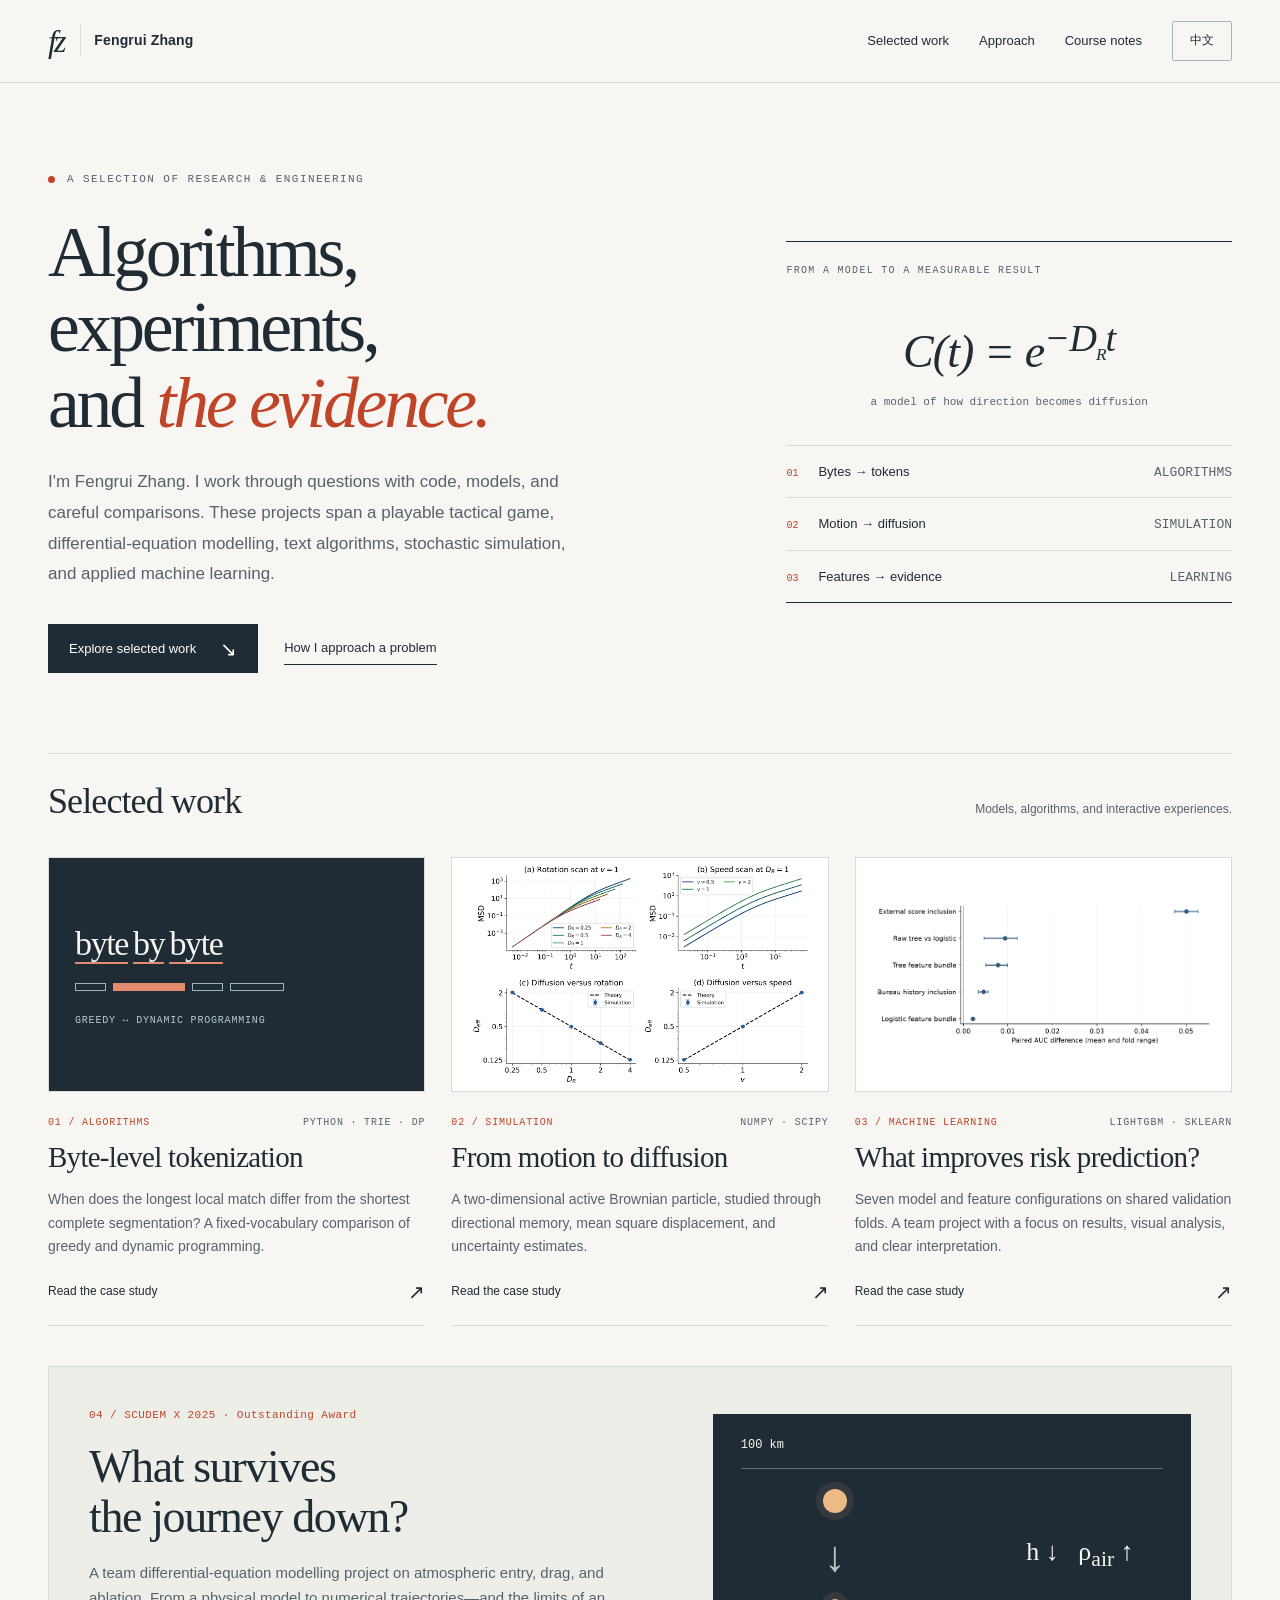
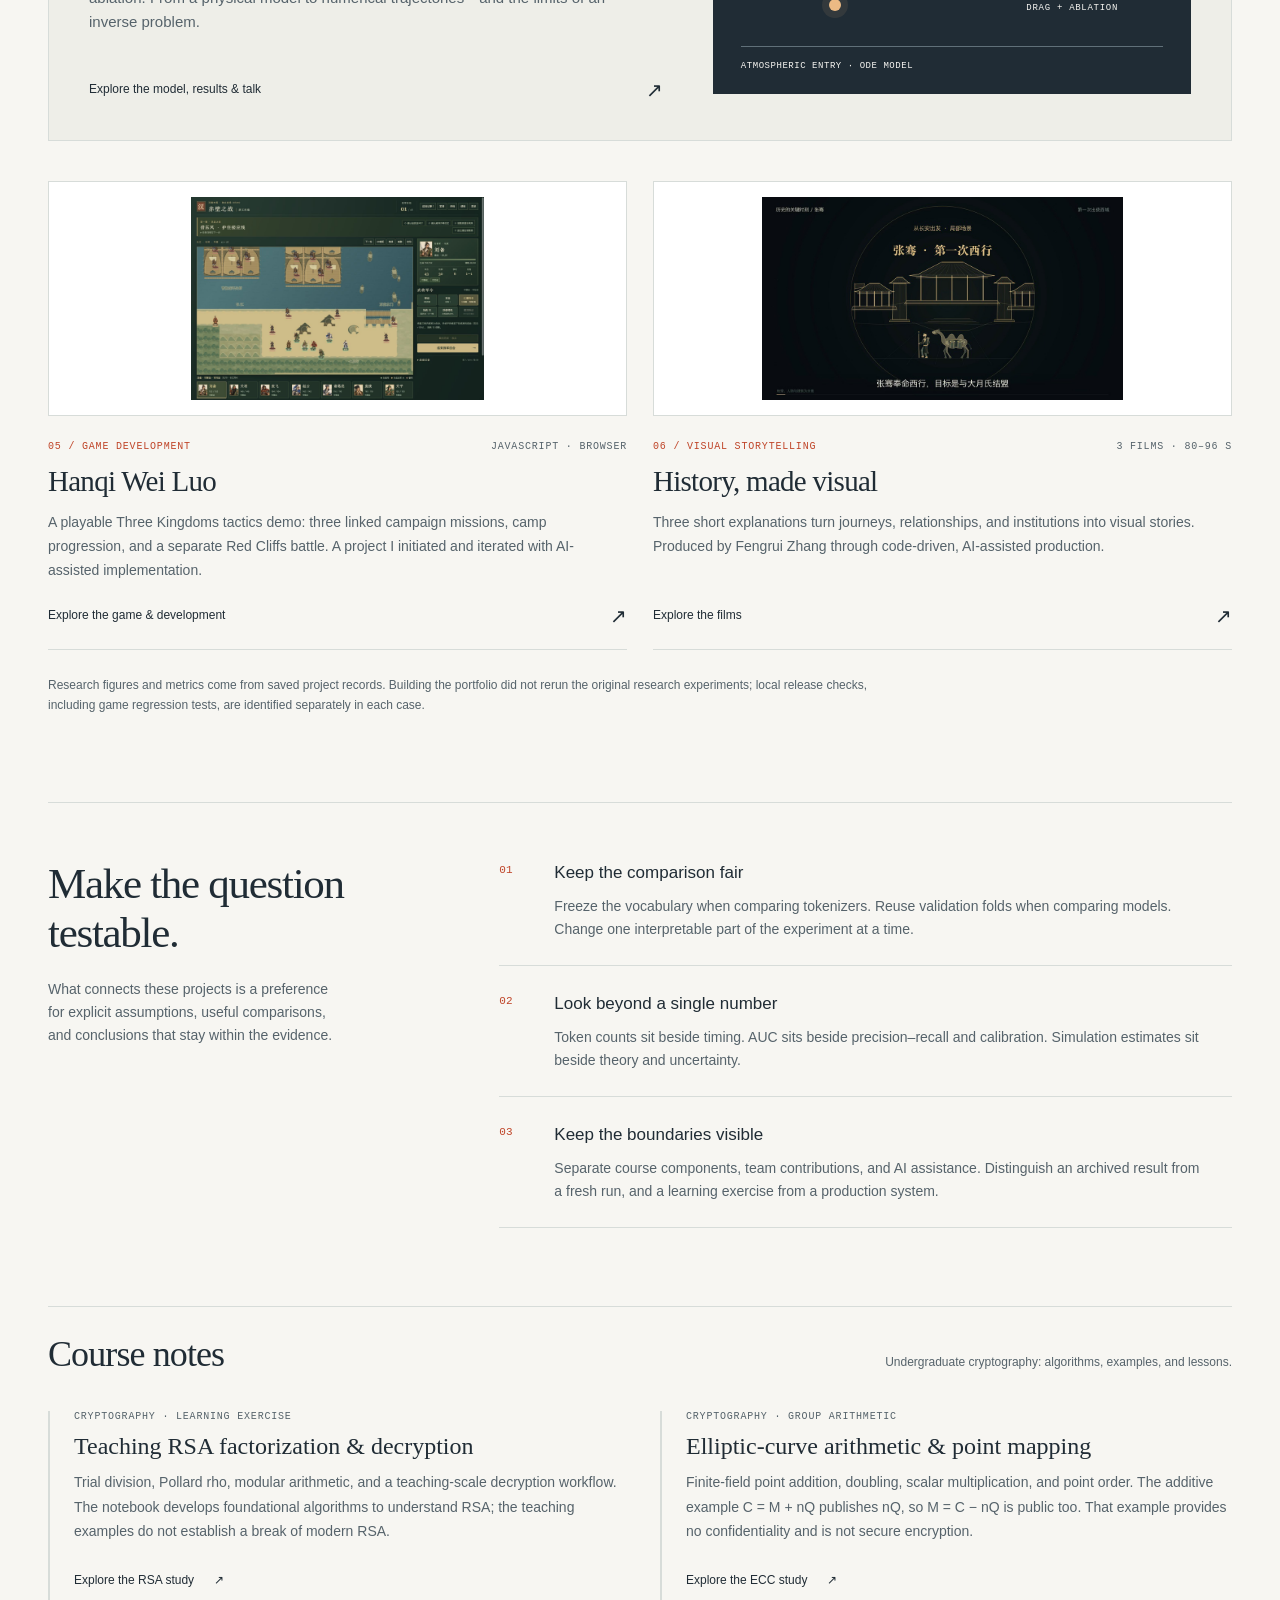
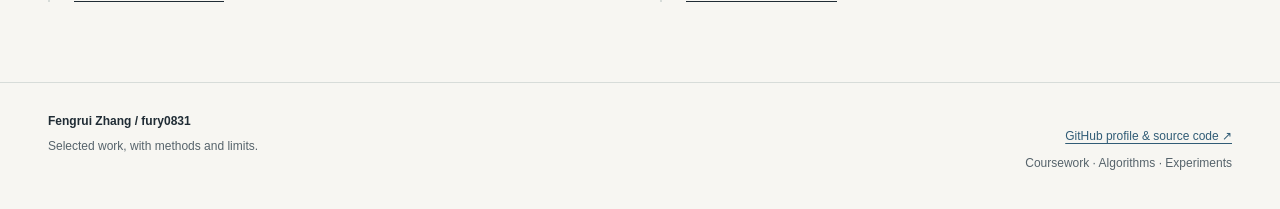
<file: index.html>
<!doctype html>
<html lang="en"><head>
<meta charset="utf-8"><meta name="viewport" content="width=device-width, initial-scale=1">
<meta name="color-scheme" content="light">
<meta name="description" content="Selected work by Fengrui Zhang: Hanqi Wei Luo tactical game, SCUDEM modelling, tokenization, active Brownian particles, and Home Credit analysis." data-en="Selected work by Fengrui Zhang: Hanqi Wei Luo tactical game, SCUDEM modelling, tokenization, active Brownian particles, and Home Credit analysis." data-zh="Fengrui Zhang 的研究与工程作品：《汉旗未落》战棋游戏、SCUDEM 建模、分词算法、主动布朗粒子与 Home Credit 分析。">
<title>Fengrui Zhang — Selected work</title>
<link rel="icon" type="image/svg+xml" href="assets/favicon.svg">
<link rel="stylesheet" href="styles.css?v=20261029-order"><script src="app.js" defer></script>
</head><body data-title-en="Fengrui Zhang — Selected work" data-title-zh="Fengrui Zhang — 研究与工程作品集">
<a class="skip" href="#main"><span data-lang="en" lang="en">Skip to content</span><span data-lang="zh" lang="zh-CN">跳至正文</span></a>
<header class="site-header"><div class="wrap header-inner">
<a class="brand" href="index.html" aria-label="Fengrui Zhang — home" data-label-en="Fengrui Zhang — home" data-label-zh="Fengrui Zhang — 首页"><span class="brand-mark" aria-hidden="true">fz</span><span class="brand-name">Fengrui Zhang</span></a>
<nav class="main-nav" id="main-nav" aria-label="Main navigation" data-label-en="Main navigation" data-label-zh="主导航">
<a href="index.html#work"><span data-lang="en" lang="en">Selected work</span><span data-lang="zh" lang="zh-CN">精选项目</span></a><a href="index.html#approach"><span data-lang="en" lang="en">Approach</span><span data-lang="zh" lang="zh-CN">研究方法</span></a><a href="index.html#coursework"><span data-lang="en" lang="en">Course notes</span><span data-lang="zh" lang="zh-CN">课程专题</span></a>
</nav>
<button class="lang-toggle" type="button" data-language-toggle aria-label="切换为中文" lang="zh-CN">中文</button>
<button class="menu-toggle" type="button" data-menu-toggle aria-controls="main-nav" aria-expanded="false" aria-label="Open or close navigation"><svg width="20" height="20" viewBox="0 0 20 20" aria-hidden="true"><path d="M2 5h16M2 10h16M2 15h16" stroke="currentColor" stroke-width="1.5"/></svg></button>
</div></header>
<noscript><p class="no-js-message">This page is available in English without JavaScript. Enable JavaScript for the Chinese translation and mobile menu. / 开启 JavaScript 可使用中文切换与手机导航。</p></noscript>
<main id="main" class="wrap" tabindex="-1">
<section class="hero" aria-labelledby="hero-title"><div><div class="eyebrow"><span data-lang="en" lang="en">A selection of research & engineering</span><span data-lang="zh" lang="zh-CN">研究与工程作品选集</span></div><h1 id="hero-title"><span data-lang="en" lang="en">Algorithms,<br>experiments,<br>and <em>the evidence.</em></span><span data-lang="zh" lang="zh-CN">从算法与实验，<br>走向<em>有依据的结论。</em></span></h1><p class="hero-intro"><span data-lang="en" lang="en">I'm Fengrui Zhang. I work through questions with code, models, and careful comparisons. These projects span a playable tactical game, differential-equation modelling, text algorithms, stochastic simulation, and applied machine learning.</span><span data-lang="zh" lang="zh-CN">我是 Fengrui Zhang。我用代码、模型和对照实验研究问题。这里记录战棋游戏开发、微分方程建模、字节级分词、随机过程模拟与应用机器学习中的探索。</span></p><div class="hero-actions"><a class="button" href="#work"><span data-lang="en" lang="en">Explore selected work</span><span data-lang="zh" lang="zh-CN">浏览精选项目</span><span class="arrow" aria-hidden="true">↘</span></a><a class="text-link" href="#approach"><span data-lang="en" lang="en">How I approach a problem</span><span data-lang="zh" lang="zh-CN">我如何研究问题</span></a></div></div><div class="index-board"><div class="board-label"><span data-lang="en" lang="en">From a model to a measurable result</span><span data-lang="zh" lang="zh-CN">从模型到可衡量的结果</span></div><div class="board-equation" aria-label="Direction correlation C of t equals exponential of minus rotational diffusion rate times t" data-label-en="Direction correlation C of t equals exponential of minus rotational diffusion rate times t" data-label-zh="方向自相关 C(t) 等于 e 的负旋转扩散率乘时间次方">C(t) = e<sup>−D<sub>R</sub>t</sup></div><div class="board-note"><span data-lang="en" lang="en">a model of how direction becomes diffusion</span><span data-lang="zh" lang="zh-CN">方向的随机变化，如何带来扩散</span></div><a class="board-row" href="projects/tokenizer.html"><b>01</b><span><span data-lang="en" lang="en">Bytes → tokens</span><span data-lang="zh" lang="zh-CN">字节 → token</span></span><small><span data-lang="en" lang="en">ALGORITHMS</span><span data-lang="zh" lang="zh-CN">算法</span></small></a><a class="board-row" href="projects/active-brownian.html"><b>02</b><span><span data-lang="en" lang="en">Motion → diffusion</span><span data-lang="zh" lang="zh-CN">运动 → 扩散</span></span><small><span data-lang="en" lang="en">SIMULATION</span><span data-lang="zh" lang="zh-CN">模拟</span></small></a><a class="board-row" href="projects/home-credit.html"><b>03</b><span><span data-lang="en" lang="en">Features → evidence</span><span data-lang="zh" lang="zh-CN">特征 → 证据</span></span><small><span data-lang="en" lang="en">LEARNING</span><span data-lang="zh" lang="zh-CN">机器学习</span></small></a></div></section>
<section class="work" id="work" aria-labelledby="work-title"><div class="section-head"><h2 id="work-title"><span data-lang="en" lang="en">Selected work</span><span data-lang="zh" lang="zh-CN">精选项目</span></h2><p><span data-lang="en" lang="en">Models, algorithms, and interactive experiences.</span><span data-lang="zh" lang="zh-CN">模型、算法与可交互的作品。</span></p></div><div class="work-sequence"><div class="project-grid">
<a class="project-card" href="projects/tokenizer.html"><div class="card-visual token-visual" aria-hidden="true"><div class="token-word"><span>byte</span><span>by</span><span>byte</span></div><div class="token-route"><i></i><i></i><i></i><i></i></div><div class="token-caption">GREEDY ↔ DYNAMIC PROGRAMMING</div></div><div class="card-meta"><b>01 / <span data-lang="en" lang="en">Algorithms</span><span data-lang="zh" lang="zh-CN">算法</span></b><span>Python · Trie · DP</span></div><h3><span data-lang="en" lang="en">Byte-level tokenization</span><span data-lang="zh" lang="zh-CN">字节级分词</span></h3><p><span data-lang="en" lang="en">When does the longest local match differ from the shortest complete segmentation? A fixed-vocabulary comparison of greedy and dynamic programming.</span><span data-lang="zh" lang="zh-CN">局部最长匹配，是否也带来全局最少 token？在固定词表下比较贪心与动态规划的取舍。</span></p><div class="card-footer"><span><span data-lang="en" lang="en">Read the case study</span><span data-lang="zh" lang="zh-CN">阅读案例</span></span><span class="arrow" aria-hidden="true">↗</span></div></a>
<a class="project-card" href="projects/active-brownian.html"><div class="card-visual"><img src="assets/abp-msd.png" loading="eager" alt="Saved simulation curves and theoretical diffusion scaling for an active Brownian particle." data-alt-en="Saved simulation curves and theoretical diffusion scaling for an active Brownian particle." data-alt-zh="主动布朗粒子的已有模拟曲线与理论扩散标度对照图。"></div><div class="card-meta"><b>02 / <span data-lang="en" lang="en">Simulation</span><span data-lang="zh" lang="zh-CN">随机模拟</span></b><span>NumPy · SciPy</span></div><h3><span data-lang="en" lang="en">From motion to diffusion</span><span data-lang="zh" lang="zh-CN">从运动到扩散</span></h3><p><span data-lang="en" lang="en">A two-dimensional active Brownian particle, studied through directional memory, mean square displacement, and uncertainty estimates.</span><span data-lang="zh" lang="zh-CN">通过方向记忆、均方位移与不确定性估计，研究二维主动布朗粒子的扩散行为。</span></p><div class="card-footer"><span><span data-lang="en" lang="en">Read the case study</span><span data-lang="zh" lang="zh-CN">阅读案例</span></span><span class="arrow" aria-hidden="true">↗</span></div></a>
<a class="project-card" href="projects/home-credit.html"><div class="card-visual"><img src="assets/credit-feature-gains.png" loading="eager" alt="Paired ROC-AUC gains from five model and feature comparisons in Home Credit." data-alt-en="Paired ROC-AUC gains from five model and feature comparisons in Home Credit." data-alt-zh="Home Credit 五项模型与特征对照的配对 ROC-AUC 增益。"></div><div class="card-meta"><b>03 / <span data-lang="en" lang="en">Machine learning</span><span data-lang="zh" lang="zh-CN">机器学习</span></b><span>LightGBM · sklearn</span></div><h3><span data-lang="en" lang="en">What improves risk prediction?</span><span data-lang="zh" lang="zh-CN">什么改善了风险预测？</span></h3><p><span data-lang="en" lang="en">Seven model and feature configurations on shared validation folds. A team project with a focus on results, visual analysis, and clear interpretation.</span><span data-lang="zh" lang="zh-CN">在相同验证划分上比较七种模型与特征配置。团队项目中，我负责结果分析、图表与成果整合。</span></p><div class="card-footer"><span><span data-lang="en" lang="en">Read the case study</span><span data-lang="zh" lang="zh-CN">阅读案例</span></span><span class="arrow" aria-hidden="true">↗</span></div></a>
</div><a class="award-feature" href="projects/space-dust.html"><div><div class="award-badge">04 / SCUDEM X 2025 · Outstanding Award</div><h3><span data-lang="en" lang="en">What survives<br>the journey down?</span><span data-lang="zh" lang="zh-CN">一粒宇宙尘埃，<br>如何穿过大气？</span></h3><p><span data-lang="en" lang="en">A team differential-equation modelling project on atmospheric entry, drag, and ablation. From a physical model to numerical trajectories—and the limits of an inverse problem.</span><span data-lang="zh" lang="zh-CN">团队微分方程建模项目：用大气进入、阻力与烧蚀模型研究颗粒演化，并分析数值模拟和逆问题的边界。</span></p><div class="card-footer"><span><span data-lang="en" lang="en">Explore the model, results & talk</span><span data-lang="zh" lang="zh-CN">查看模型、结果与讲解</span></span><span class="arrow" aria-hidden="true">↗</span></div></div><div class="dust-schematic" aria-hidden="true"><div class="dust-altitude">100 km</div><div class="dust-track"><span class="dust-grain"></span><span class="dust-arrow">↓</span><span class="dust-grain small"></span></div><div class="dust-law">h ↓ &nbsp; ρ<sub>air</sub> ↑<br><small>DRAG + ABLATION</small></div><div class="dust-ground">ATMOSPHERIC ENTRY · ODE MODEL</div></div></a><div class="project-grid project-grid-pair"><a class="project-card" href="projects/hanqi-wei-luo.html"><div class="card-visual"><img src="assets/hanqi-gameplay.jpg" loading="lazy" alt="Browser gameplay screenshot of Hanqi Wei Luo, a Three Kingdoms tactical game demo." data-alt-en="Browser gameplay screenshot of Hanqi Wei Luo, a Three Kingdoms tactical game demo." data-alt-zh="《汉旗未落》三国战棋 Demo 的实际浏览器截图。"></div><div class="card-meta"><b>05 / <span data-lang="en" lang="en">Game development</span><span data-lang="zh" lang="zh-CN">游戏开发</span></b><span>JavaScript · Browser</span></div><h3><span data-lang="en" lang="en">Hanqi Wei Luo</span><span data-lang="zh" lang="zh-CN">汉旗未落</span></h3><p><span data-lang="en" lang="en">A playable Three Kingdoms tactics demo: three linked campaign missions, camp progression, and a separate Red Cliffs battle. A project I initiated and iterated with AI-assisted implementation.</span><span data-lang="zh" lang="zh-CN">可游玩的三国战棋 Demo：三关连续主线、营地成长，以及独立赤壁战场。由我发起并迭代设计，借助 AI 辅助实现。</span></p><div class="card-footer"><span><span data-lang="en" lang="en">Explore the game & development</span><span data-lang="zh" lang="zh-CN">了解游戏与开发过程</span></span><span class="arrow" aria-hidden="true">↗</span></div></a><a class="project-card" href="projects/history-videos.html"><div class="card-visual"><img src="assets/history-zhang-qian.jpg" loading="lazy" decoding="async" alt="Cover frame from the Zhang Qian history video." data-alt-en="Cover frame from the Zhang Qian history video." data-alt-zh="张骞历史知识视频的封面帧。"></div><div class="card-meta"><b>06 / <span data-lang="en" lang="en">Visual storytelling</span><span data-lang="zh" lang="zh-CN">知识可视化</span></b><span>3 films · 80–96 s</span></div><h3><span data-lang="en" lang="en">History, made visual</span><span data-lang="zh" lang="zh-CN">让历史知识看得见</span></h3><p><span data-lang="en" lang="en">Three short explanations turn journeys, relationships, and institutions into visual stories. Produced by Fengrui Zhang through code-driven, AI-assisted production.</span><span data-lang="zh" lang="zh-CN">以路线、人物关系与制度流程组织三集短片。由 Fengrui Zhang 制作，采用代码驱动与 AI 辅助的制作流程。</span></p><div class="card-footer"><span><span data-lang="en" lang="en">Explore the films</span><span data-lang="zh" lang="zh-CN">查看三集作品</span></span><span class="arrow" aria-hidden="true">↗</span></div></a></div></div><p class="work-note"><span data-lang="en" lang="en">Research figures and metrics come from saved project records. Building the portfolio did not rerun the original research experiments; local release checks, including game regression tests, are identified separately in each case.</span><span data-lang="zh" lang="zh-CN">研究图表与指标来自已有项目记录；制作作品集时未重跑原始研究实验。包括游戏回归在内的本地发布检查，在各案例中另行说明。</span></p></section>
<section class="practice" id="approach" aria-labelledby="approach-title"><div><h2 id="approach-title"><span data-lang="en" lang="en">Make the question<br>testable.</span><span data-lang="zh" lang="zh-CN">让问题<br>可以被检验。</span></h2><p class="practice-intro"><span data-lang="en" lang="en">What connects these projects is a preference for explicit assumptions, useful comparisons, and conclusions that stay within the evidence.</span><span data-lang="zh" lang="zh-CN">这些项目共同关注明确的假设、有意义的对照，以及与证据相称的结论。</span></p></div><div>
<div class="principle"><span>01</span><div><h3><span data-lang="en" lang="en">Keep the comparison fair</span><span data-lang="zh" lang="zh-CN">让对照公平</span></h3><p><span data-lang="en" lang="en">Freeze the vocabulary when comparing tokenizers. Reuse validation folds when comparing models. Change one interpretable part of the experiment at a time.</span><span data-lang="zh" lang="zh-CN">比较分词策略时固定词表，比较模型时共用验证划分，让实验的变化具有可解释性。</span></p></div></div>
<div class="principle"><span>02</span><div><h3><span data-lang="en" lang="en">Look beyond a single number</span><span data-lang="zh" lang="zh-CN">不只看一个数字</span></h3><p><span data-lang="en" lang="en">Token counts sit beside timing. AUC sits beside precision–recall and calibration. Simulation estimates sit beside theory and uncertainty.</span><span data-lang="zh" lang="zh-CN">token 数与耗时一起看，AUC 与精确率、召回率和校准一起看，模拟估计与理论及不确定性一起看。</span></p></div></div>
<div class="principle"><span>03</span><div><h3><span data-lang="en" lang="en">Keep the boundaries visible</span><span data-lang="zh" lang="zh-CN">说明工作的边界</span></h3><p><span data-lang="en" lang="en">Separate course components, team contributions, and AI assistance. Distinguish an archived result from a fresh run, and a learning exercise from a production system.</span><span data-lang="zh" lang="zh-CN">区分课程复用、团队贡献和 AI 辅助；分清已有结果与新运行，也分清学习实验与生产系统。</span></p></div></div>
</div></section>
<section class="coursework" id="coursework" aria-labelledby="course-title"><div class="section-head"><h2 id="course-title"><span data-lang="en" lang="en">Course notes</span><span data-lang="zh" lang="zh-CN">课程专题</span></h2><p><span data-lang="en" lang="en">Undergraduate cryptography: algorithms, examples, and lessons.</span><span data-lang="zh" lang="zh-CN">本科密码学：算法、示例与学习反思。</span></p></div><div class="course-grid"><article class="course-item"><div class="course-label"><span data-lang="en" lang="en">Cryptography · Learning exercise</span><span data-lang="zh" lang="zh-CN">密码学 · 学习实验</span></div><h3><span data-lang="en" lang="en">Teaching RSA factorization & decryption</span><span data-lang="zh" lang="zh-CN">教学 RSA 分解与解密</span></h3><p><span data-lang="en" lang="en">Trial division, Pollard rho, modular arithmetic, and a teaching-scale decryption workflow. The notebook develops foundational algorithms to understand RSA; the teaching examples do not establish a break of modern RSA.</span><span data-lang="zh" lang="zh-CN">试除、Pollard rho、模运算与教学规模的解密流程。Notebook 展示基础算法如何支持 RSA 流程；教学示例不能证明能够攻破现代 RSA。</span></p><a class="course-link" href="projects/rsa.html"><span data-lang="en" lang="en">Explore the RSA study</span><span data-lang="zh" lang="zh-CN">阅读 RSA 专题</span><span aria-hidden="true">↗</span></a></article><article class="course-item"><div class="course-label"><span data-lang="en" lang="en">Cryptography · Group arithmetic</span><span data-lang="zh" lang="zh-CN">密码学 · 群运算</span></div><h3><span data-lang="en" lang="en">Elliptic-curve arithmetic & point mapping</span><span data-lang="zh" lang="zh-CN">椭圆曲线群运算与点映射</span></h3><p><span data-lang="en" lang="en">Finite-field point addition, doubling, scalar multiplication, and point order. The additive example C = M + nQ publishes nQ, so M = C − nQ is public too. That example provides no confidentiality and is not secure encryption.</span><span data-lang="zh" lang="zh-CN">有限域点加、倍点、标量乘与点阶计算。加法示例 C = M + nQ 中的 nQ 是公开的，因此任何人都可计算 M = C − nQ；该示例不提供保密性。</span></p><a class="course-link" href="projects/ecc.html"><span data-lang="en" lang="en">Explore the ECC study</span><span data-lang="zh" lang="zh-CN">阅读 ECC 专题</span><span aria-hidden="true">↗</span></a></article></div></section>
</main>
<footer class="site-footer"><div class="wrap footer-inner"><div><div class="footer-name">Fengrui Zhang <span aria-hidden="true">/</span> fury0831</div><div class="footer-note"><span data-lang="en" lang="en">Selected work, with methods and limits.</span><span data-lang="zh" lang="zh-CN">呈现作品，也说明方法与边界。</span></div></div><div class="footer-end"><a class="figure-link" href="https://github.com/fury0831"><span data-lang="en" lang="en">GitHub profile & source code ↗</span><span data-lang="zh" lang="zh-CN">GitHub 主页与源码 ↗</span></a><br><span data-lang="en" lang="en">Coursework · Algorithms · Experiments</span><span data-lang="zh" lang="zh-CN">课程研究 · 算法 · 实验</span></div></div></footer>
</body></html>
</file>
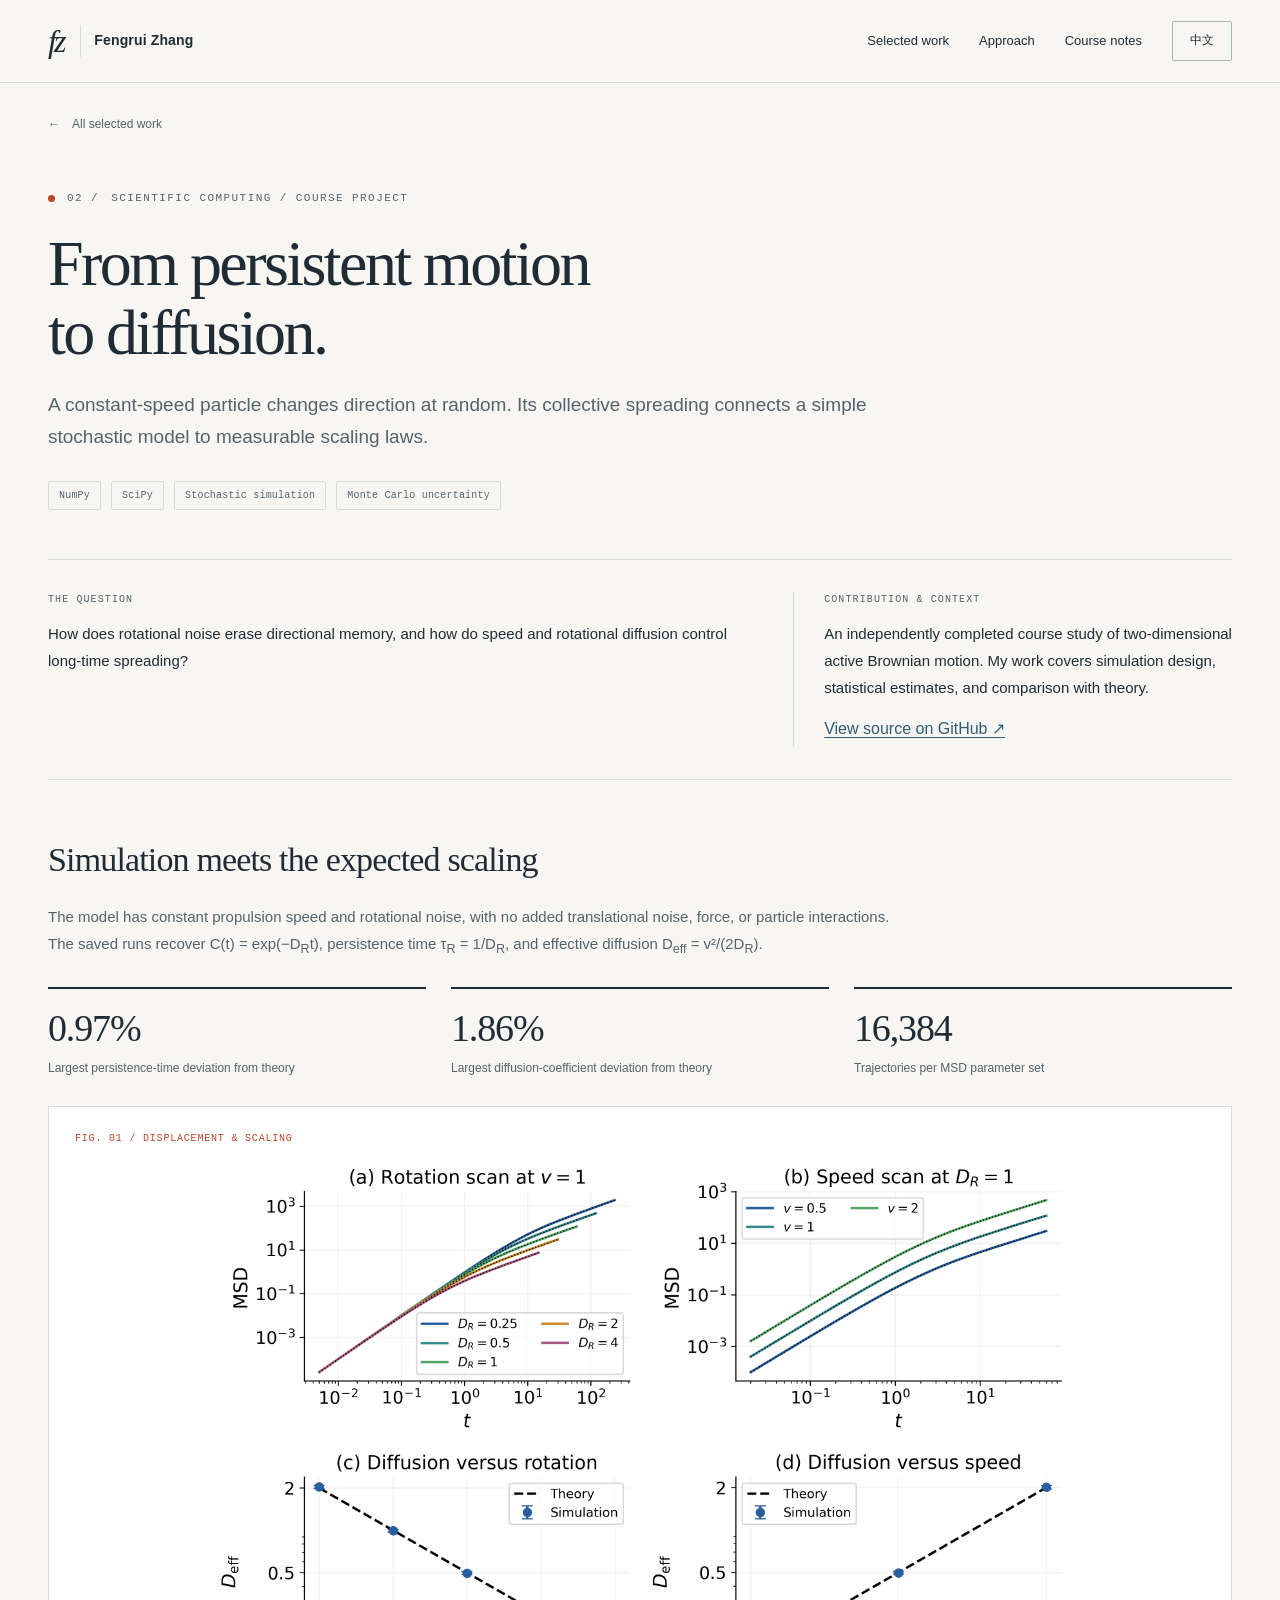
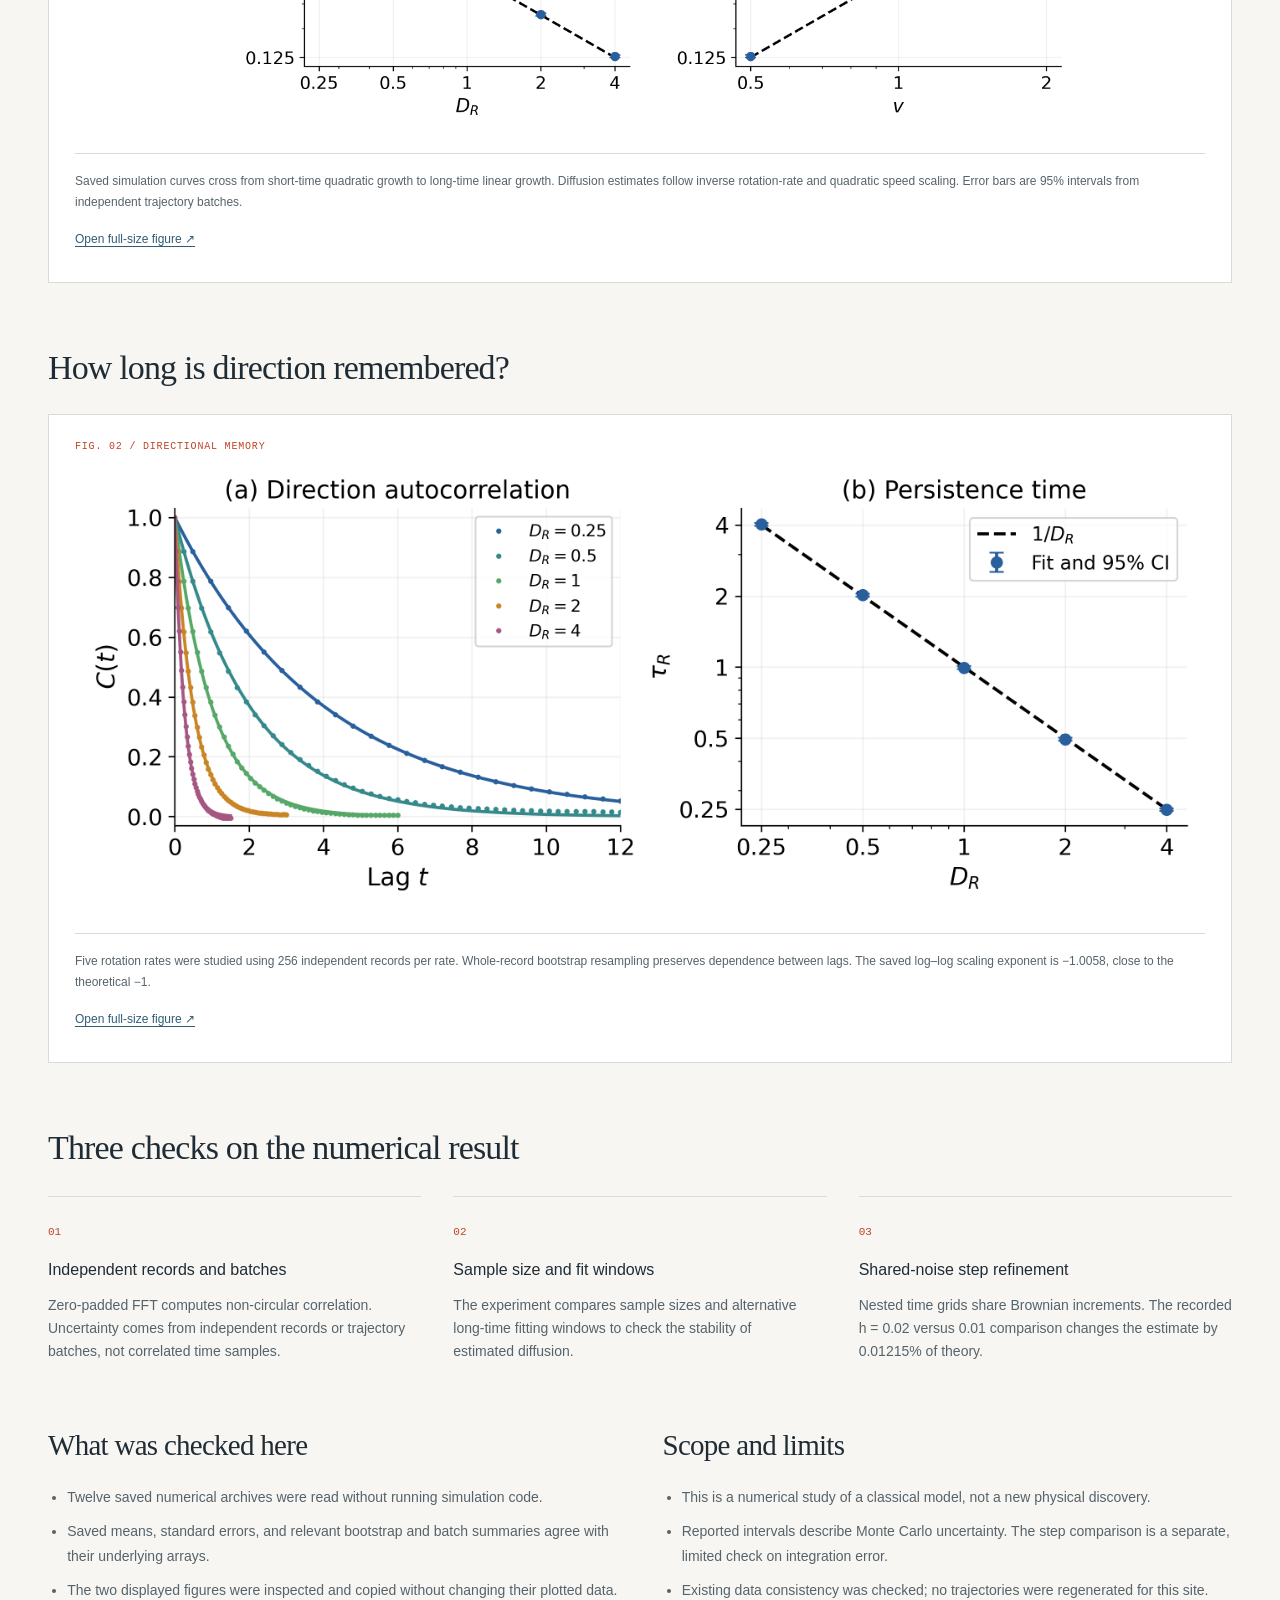
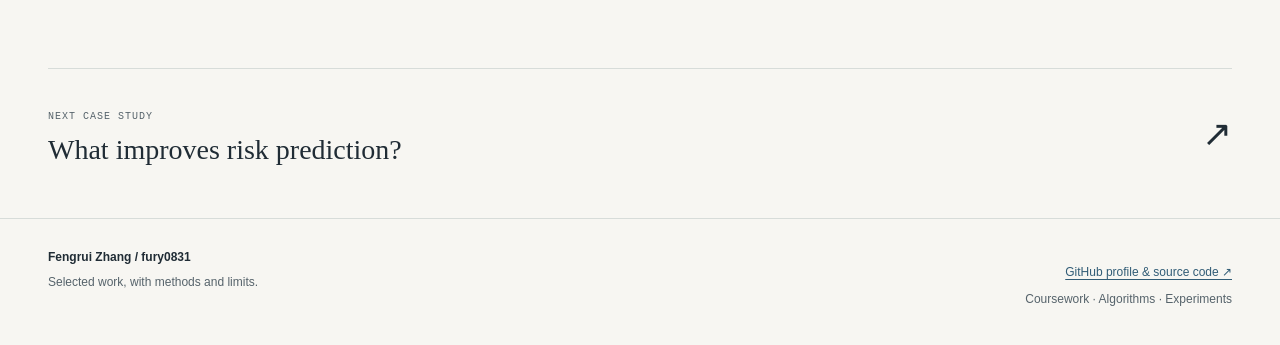
<file: projects/active-brownian.html>
<!doctype html>
<html lang="en"><head>
<meta charset="utf-8"><meta name="viewport" content="width=device-width, initial-scale=1">
<meta name="color-scheme" content="light">
<meta name="description" content="A course study of active Brownian particles, directional correlation, diffusion scaling, and Monte Carlo uncertainty." data-en="A course study of active Brownian particles, directional correlation, diffusion scaling, and Monte Carlo uncertainty." data-zh="主动布朗粒子课程研究：方向自相关、扩散标度与 Monte Carlo 不确定性。">
<title>Active Brownian particles — Fengrui Zhang</title>
<link rel="icon" type="image/svg+xml" href="../assets/favicon.svg">
<link rel="stylesheet" href="../styles.css"><script src="../app.js" defer></script>
</head><body data-title-en="Active Brownian particles — Fengrui Zhang" data-title-zh="主动布朗粒子 — Fengrui Zhang">
<a class="skip" href="#main"><span data-lang="en" lang="en">Skip to content</span><span data-lang="zh" lang="zh-CN">跳至正文</span></a>
<header class="site-header"><div class="wrap header-inner">
<a class="brand" href="../index.html" aria-label="Fengrui Zhang — home" data-label-en="Fengrui Zhang — home" data-label-zh="Fengrui Zhang — 首页"><span class="brand-mark" aria-hidden="true">fz</span><span class="brand-name">Fengrui Zhang</span></a>
<nav class="main-nav" id="main-nav" aria-label="Main navigation" data-label-en="Main navigation" data-label-zh="主导航">
<a href="../index.html#work"><span data-lang="en" lang="en">Selected work</span><span data-lang="zh" lang="zh-CN">精选项目</span></a><a href="../index.html#approach"><span data-lang="en" lang="en">Approach</span><span data-lang="zh" lang="zh-CN">研究方法</span></a><a href="../index.html#coursework"><span data-lang="en" lang="en">Course notes</span><span data-lang="zh" lang="zh-CN">课程专题</span></a>
</nav>
<button class="lang-toggle" type="button" data-language-toggle aria-label="切换为中文" lang="zh-CN">中文</button>
<button class="menu-toggle" type="button" data-menu-toggle aria-controls="main-nav" aria-expanded="false" aria-label="Open or close navigation"><svg width="20" height="20" viewBox="0 0 20 20" aria-hidden="true"><path d="M2 5h16M2 10h16M2 15h16" stroke="currentColor" stroke-width="1.5"/></svg></button>
</div></header>
<noscript><p class="no-js-message">This page is available in English without JavaScript. Enable JavaScript for the Chinese translation and mobile menu. / 开启 JavaScript 可使用中文切换与手机导航。</p></noscript>
<main id="main" class="wrap" tabindex="-1"><a class="back-link" href="../index.html#work"><span aria-hidden="true">←</span><span data-lang="en" lang="en">All selected work</span><span data-lang="zh" lang="zh-CN">返回精选项目</span></a><div class="case-hero"><div class="eyebrow">02 / <span data-lang="en" lang="en">Scientific computing / course project</span><span data-lang="zh" lang="zh-CN">科学计算 / 课程项目</span></div><h1><span data-lang="en" lang="en">From persistent motion<br>to diffusion.</span><span data-lang="zh" lang="zh-CN">从持续运动，<br>到扩散。</span></h1><p class="case-lead"><span data-lang="en" lang="en">A constant-speed particle changes direction at random. Its collective spreading connects a simple stochastic model to measurable scaling laws.</span><span data-lang="zh" lang="zh-CN">一个恒速粒子随机改变方向。通过大量轨迹的统计行为，将简单随机模型与可测量的标度关系连接起来。</span></p><div class="case-tags"><span class="tag">NumPy</span><span class="tag">SciPy</span><span class="tag">Stochastic simulation</span><span class="tag">Monte Carlo uncertainty</span></div></div><div class="case-overview"><div><div class="label"><span data-lang="en" lang="en">The question</span><span data-lang="zh" lang="zh-CN">研究问题</span></div><p><span data-lang="en" lang="en">How does rotational noise erase directional memory, and how do speed and rotational diffusion control long-time spreading?</span><span data-lang="zh" lang="zh-CN">旋转噪声如何抹去方向记忆？速度与旋转扩散率又如何决定长时间的扩散？</span></p></div><div class="case-role"><div class="label"><span data-lang="en" lang="en">Contribution & context</span><span data-lang="zh" lang="zh-CN">贡献与背景</span></div><p><span data-lang="en" lang="en">An independently completed course study of two-dimensional active Brownian motion. My work covers simulation design, statistical estimates, and comparison with theory.</span><span data-lang="zh" lang="zh-CN">由我独立完成的二维主动布朗运动课程研究，涵盖模拟设计、统计估计和理论对照。</span></p><a class="figure-link" href="https://github.com/fury0831/active-brownian-particles"><span data-lang="en" lang="en">View source on GitHub ↗</span><span data-lang="zh" lang="zh-CN">查看 GitHub 源码 ↗</span></a></div></div><section class="case-section" aria-labelledby="abp-result"><h2 id="abp-result"><span data-lang="en" lang="en">Simulation meets the expected scaling</span><span data-lang="zh" lang="zh-CN">模拟与理论标度的对照</span></h2><p><span data-lang="en" lang="en">The model has constant propulsion speed and rotational noise, with no added translational noise, force, or particle interactions. The saved runs recover C(t) = exp(−D<sub>R</sub>t), persistence time τ<sub>R</sub> = 1/D<sub>R</sub>, and effective diffusion D<sub>eff</sub> = v²/(2D<sub>R</sub>).</span><span data-lang="zh" lang="zh-CN">模型具有恒定推进速度和旋转噪声，不包含额外平移噪声、外力或粒子相互作用。已有运行结果对应 C(t) = exp(−D<sub>R</sub>t)、持续时间 τ<sub>R</sub> = 1/D<sub>R</sub>，以及有效扩散系数 D<sub>eff</sub> = v²/(2D<sub>R</sub>)。</span></p><div class="metrics"><div class="metric"><strong>0.97%</strong><p><span data-lang="en" lang="en">Largest persistence-time deviation from theory</span><span data-lang="zh" lang="zh-CN">持续时间相对理论的最大偏差</span></p></div><div class="metric"><strong>1.86%</strong><p><span data-lang="en" lang="en">Largest diffusion-coefficient deviation from theory</span><span data-lang="zh" lang="zh-CN">扩散系数相对理论的最大偏差</span></p></div><div class="metric"><strong>16,384</strong><p><span data-lang="en" lang="en">Trajectories per MSD parameter set</span><span data-lang="zh" lang="zh-CN">每组 MSD 参数的轨迹数</span></p></div></div><figure class="evidence"><div class="figure-label"><span data-lang="en" lang="en">FIG. 01 / DISPLACEMENT & SCALING</span><span data-lang="zh" lang="zh-CN">图 01 / 位移与标度</span></div><img loading="eager" decoding="async" src="../assets/abp-msd.png" alt="Four panels compare saved MSD curves across rotation rates and speeds, and fitted diffusion coefficients against theoretical scaling." data-alt-en="Four panels compare saved MSD curves across rotation rates and speeds, and fitted diffusion coefficients against theoretical scaling." data-alt-zh="四个面板展示不同旋转率、速度下的已有 MSD 曲线，以及拟合扩散系数与理论标度的对照。"><figcaption><span data-lang="en" lang="en">Saved simulation curves cross from short-time quadratic growth to long-time linear growth. Diffusion estimates follow inverse rotation-rate and quadratic speed scaling. Error bars are 95% intervals from independent trajectory batches.</span><span data-lang="zh" lang="zh-CN">已有模拟曲线从短时二次增长过渡到长时线性增长。扩散系数随旋转率呈反比、随速度呈平方关系；误差条来自独立轨迹批次的 95% 区间。</span><br><a class="figure-link" href="../assets/abp-msd.png" target="_blank" rel="noopener"><span data-lang="en" lang="en">Open full-size figure ↗</span><span data-lang="zh" lang="zh-CN">查看原尺寸图表 ↗</span></a></figcaption></figure></section><section class="case-section" aria-labelledby="abp-correlation"><h2 id="abp-correlation"><span data-lang="en" lang="en">How long is direction remembered?</span><span data-lang="zh" lang="zh-CN">方向记忆能持续多久？</span></h2><figure class="evidence"><div class="figure-label"><span data-lang="en" lang="en">FIG. 02 / DIRECTIONAL MEMORY</span><span data-lang="zh" lang="zh-CN">图 02 / 方向记忆</span></div><img loading="eager" decoding="async" src="../assets/abp-correlation.png" alt="Direction autocorrelation decays exponentially for five rotational diffusion rates; fitted persistence times agree with inverse-rate theory." data-alt-en="Direction autocorrelation decays exponentially for five rotational diffusion rates; fitted persistence times agree with inverse-rate theory." data-alt-zh="五个旋转扩散率的方向自相关呈指数衰减，拟合持续时间与旋转率倒数的理论关系一致。"><figcaption><span data-lang="en" lang="en">Five rotation rates were studied using 256 independent records per rate. Whole-record bootstrap resampling preserves dependence between lags. The saved log–log scaling exponent is −1.0058, close to the theoretical −1.</span><span data-lang="zh" lang="zh-CN">五个旋转率各使用 256 条独立记录。对整条记录进行 bootstrap，保留不同滞后之间的相关性。已有对数标度指数为 −1.0058，接近理论值 −1。</span><br><a class="figure-link" href="../assets/abp-correlation.png" target="_blank" rel="noopener"><span data-lang="en" lang="en">Open full-size figure ↗</span><span data-lang="zh" lang="zh-CN">查看原尺寸图表 ↗</span></a></figcaption></figure></section><section class="case-section" aria-labelledby="abp-method"><h2 id="abp-method"><span data-lang="en" lang="en">Three checks on the numerical result</span><span data-lang="zh" lang="zh-CN">对数值结果的三类检查</span></h2><div class="method-grid"><div class="method-item"><b>01</b><h3><span data-lang="en" lang="en">Independent records and batches</span><span data-lang="zh" lang="zh-CN">独立记录与批次</span></h3><p><span data-lang="en" lang="en">Zero-padded FFT computes non-circular correlation. Uncertainty comes from independent records or trajectory batches, not correlated time samples.</span><span data-lang="zh" lang="zh-CN">零填充 FFT 计算非循环自相关。不确定性来自独立记录或轨迹批次，而不是把相关时间点当作独立样本。</span></p></div><div class="method-item"><b>02</b><h3><span data-lang="en" lang="en">Sample size and fit windows</span><span data-lang="zh" lang="zh-CN">样本量与拟合窗口</span></h3><p><span data-lang="en" lang="en">The experiment compares sample sizes and alternative long-time fitting windows to check the stability of estimated diffusion.</span><span data-lang="zh" lang="zh-CN">实验比较不同样本量与长时间拟合窗口，检查扩散系数估计的稳定性。</span></p></div><div class="method-item"><b>03</b><h3><span data-lang="en" lang="en">Shared-noise step refinement</span><span data-lang="zh" lang="zh-CN">共享噪声的步长比较</span></h3><p><span data-lang="en" lang="en">Nested time grids share Brownian increments. The recorded h = 0.02 versus 0.01 comparison changes the estimate by 0.01215% of theory.</span><span data-lang="zh" lang="zh-CN">嵌套时间网格共用布朗增量。已有 h = 0.02 与 0.01 的配对比较，估计差异为理论值的 0.01215%。</span></p></div></div></section>
<section class="case-section case-two-col"><div><h2><span data-lang="en" lang="en">What was checked here</span><span data-lang="zh" lang="zh-CN">本次核查了什么</span></h2><ul><li><span data-lang="en" lang="en">Twelve saved numerical archives were read without running simulation code.</span><span data-lang="zh" lang="zh-CN">未运行模拟代码，只读检查了 12 个已有数值档案。</span></li><li><span data-lang="en" lang="en">Saved means, standard errors, and relevant bootstrap and batch summaries agree with their underlying arrays.</span><span data-lang="zh" lang="zh-CN">保存的均值、标准误，以及相关 bootstrap 和批次汇总与底层数组一致。</span></li><li><span data-lang="en" lang="en">The two displayed figures were inspected and copied without changing their plotted data.</span><span data-lang="zh" lang="zh-CN">实际检查了两张展示图，复制时未改变图中的数据。</span></li></ul></div><div><h2><span data-lang="en" lang="en">Scope and limits</span><span data-lang="zh" lang="zh-CN">范围与局限</span></h2><ul><li><span data-lang="en" lang="en">This is a numerical study of a classical model, not a new physical discovery.</span><span data-lang="zh" lang="zh-CN">这是经典模型的数值研究，不是新的物理发现。</span></li><li><span data-lang="en" lang="en">Reported intervals describe Monte Carlo uncertainty. The step comparison is a separate, limited check on integration error.</span><span data-lang="zh" lang="zh-CN">报告区间描述 Monte Carlo 不确定性；步长比较是对积分误差的另一项有限检查。</span></li><li><span data-lang="en" lang="en">Existing data consistency was checked; no trajectories were regenerated for this site.</span><span data-lang="zh" lang="zh-CN">本次核查已有数据的一致性，没有为网站重新生成轨迹。</span></li></ul></div></section><a class="next-project" href="home-credit.html"><div><small><span data-lang="en" lang="en">Next case study</span><span data-lang="zh" lang="zh-CN">下一个案例</span></small><h2><span data-lang="en" lang="en">What improves risk prediction?</span><span data-lang="zh" lang="zh-CN">什么改善了风险预测？</span></h2></div><span class="next-arrow" aria-hidden="true">↗</span></a></main>
<footer class="site-footer"><div class="wrap footer-inner"><div><div class="footer-name">Fengrui Zhang <span aria-hidden="true">/</span> fury0831</div><div class="footer-note"><span data-lang="en" lang="en">Selected work, with methods and limits.</span><span data-lang="zh" lang="zh-CN">呈现作品，也说明方法与边界。</span></div></div><div class="footer-end"><a class="figure-link" href="https://github.com/fury0831"><span data-lang="en" lang="en">GitHub profile & source code ↗</span><span data-lang="zh" lang="zh-CN">GitHub 主页与源码 ↗</span></a><br><span data-lang="en" lang="en">Coursework · Algorithms · Experiments</span><span data-lang="zh" lang="zh-CN">课程研究 · 算法 · 实验</span></div></div></footer>
</body></html>
</file>
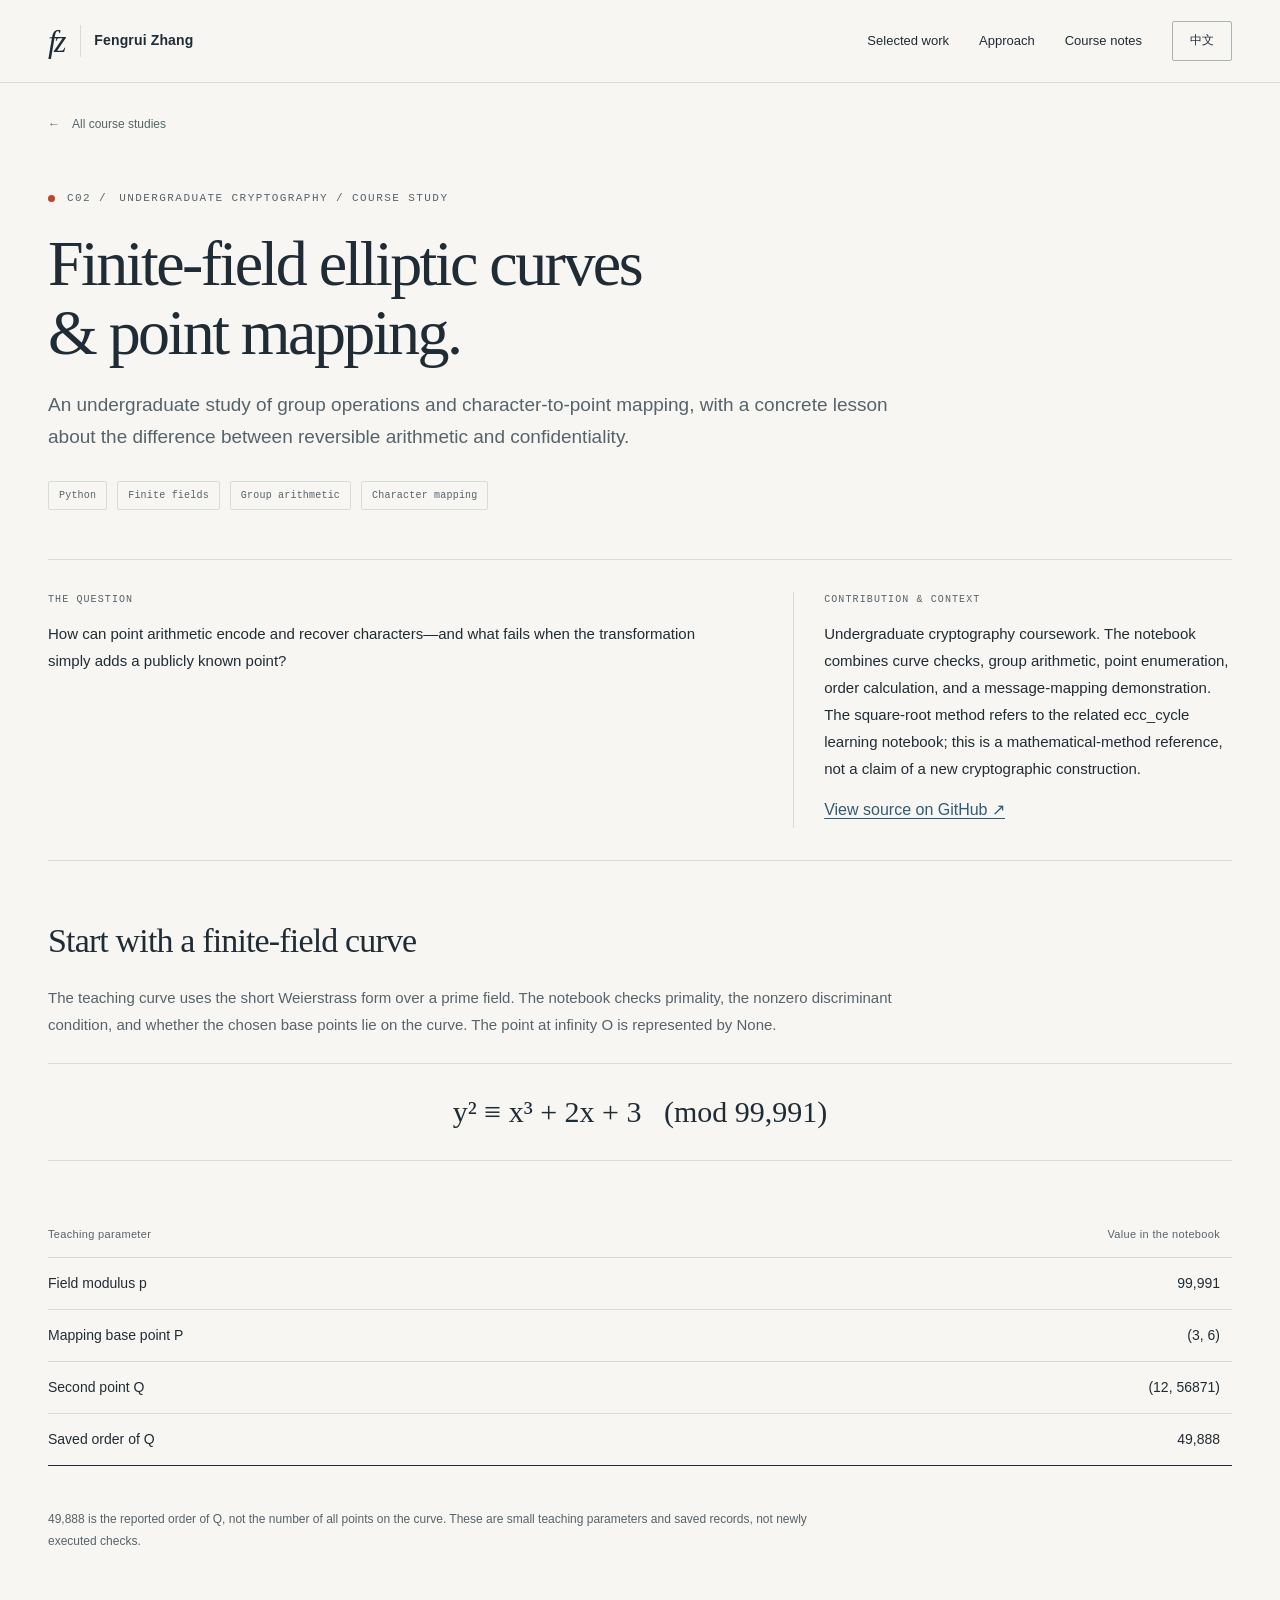
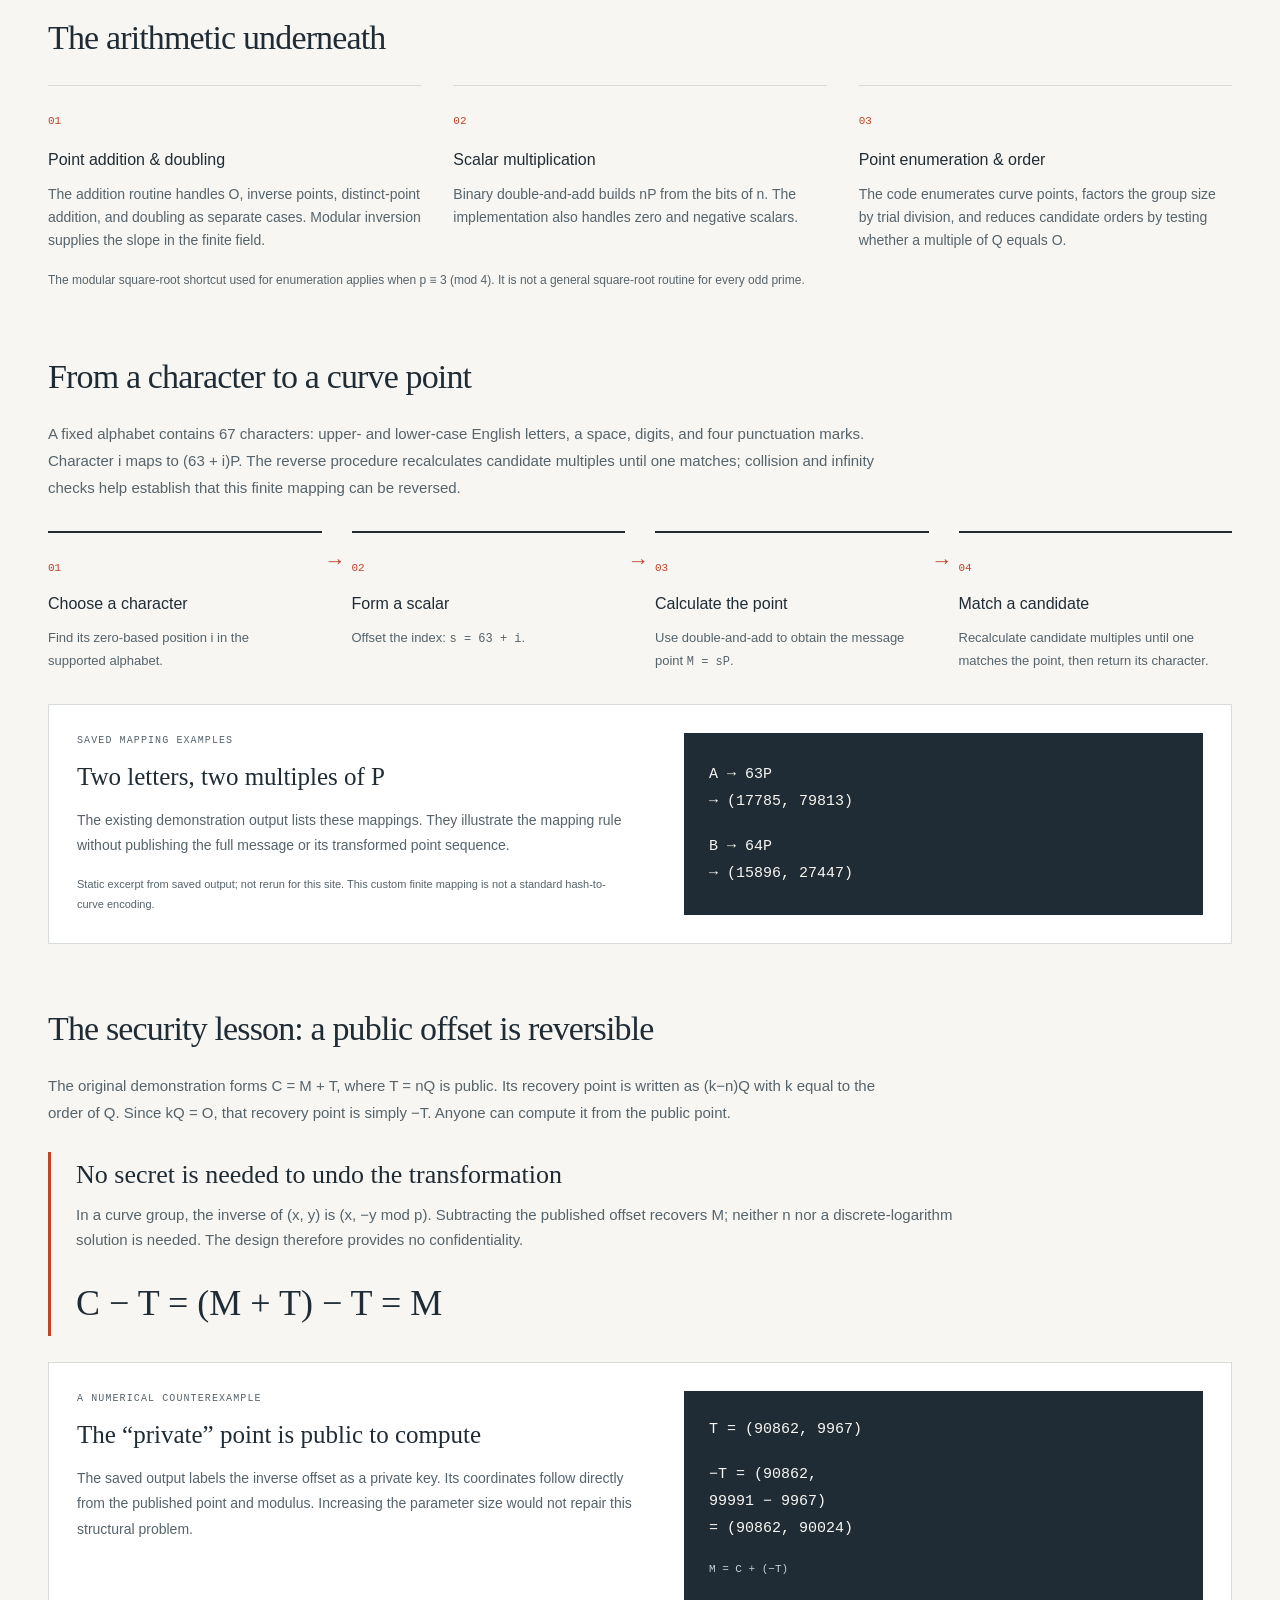
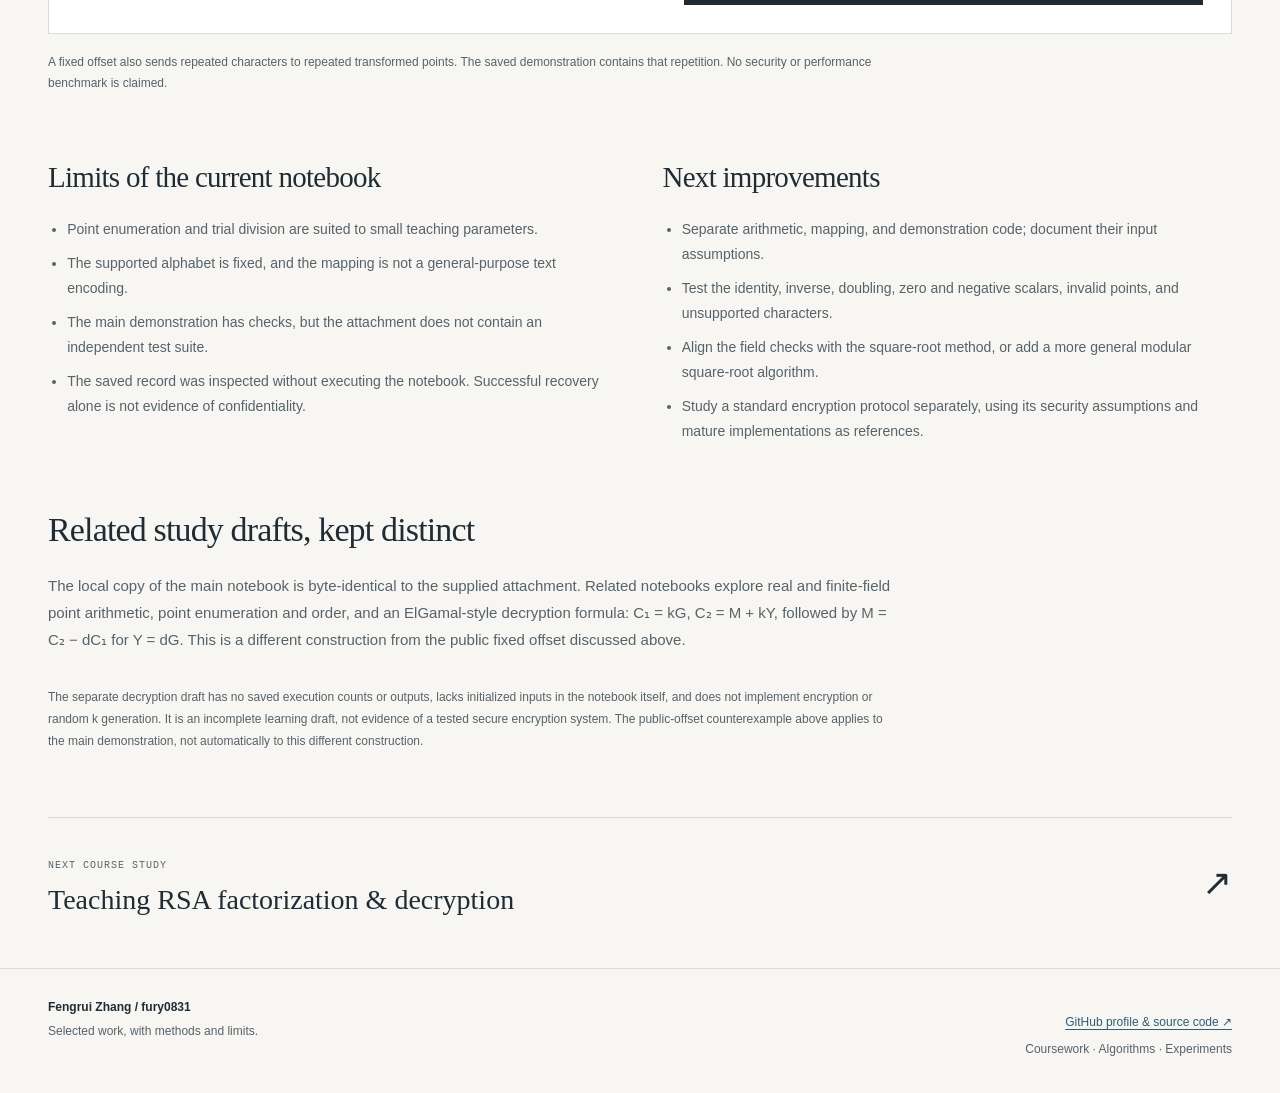
<file: projects/ecc.html>
<!doctype html>
<html lang="en"><head>
<meta charset="utf-8"><meta name="viewport" content="width=device-width, initial-scale=1">
<meta name="color-scheme" content="light">
<meta name="description" content="An undergraduate elliptic-curve arithmetic and character-mapping study, including saved teaching examples and a public-offset confidentiality counterexample." data-en="An undergraduate elliptic-curve arithmetic and character-mapping study, including saved teaching examples and a public-offset confidentiality counterexample." data-zh="本科有限域椭圆曲线群运算与字符映射实验，结合已有教学示例解释公开偏移不具备保密性。">
<title>Finite-field elliptic curves and point mapping — Fengrui Zhang</title>
<link rel="icon" type="image/svg+xml" href="../assets/favicon.svg">
<link rel="stylesheet" href="../styles.css"><script src="../app.js" defer></script>
</head><body data-title-en="Finite-field elliptic curves and point mapping — Fengrui Zhang" data-title-zh="有限域椭圆曲线群运算与点映射实验 — Fengrui Zhang">
<a class="skip" href="#main"><span data-lang="en" lang="en">Skip to content</span><span data-lang="zh" lang="zh-CN">跳至正文</span></a>
<header class="site-header"><div class="wrap header-inner">
<a class="brand" href="../index.html" aria-label="Fengrui Zhang — home" data-label-en="Fengrui Zhang — home" data-label-zh="Fengrui Zhang — 首页"><span class="brand-mark" aria-hidden="true">fz</span><span class="brand-name">Fengrui Zhang</span></a>
<nav class="main-nav" id="main-nav" aria-label="Main navigation" data-label-en="Main navigation" data-label-zh="主导航">
<a href="../index.html#work"><span data-lang="en" lang="en">Selected work</span><span data-lang="zh" lang="zh-CN">精选项目</span></a><a href="../index.html#approach"><span data-lang="en" lang="en">Approach</span><span data-lang="zh" lang="zh-CN">研究方法</span></a><a href="../index.html#coursework"><span data-lang="en" lang="en">Course notes</span><span data-lang="zh" lang="zh-CN">课程专题</span></a>
</nav>
<button class="lang-toggle" type="button" data-language-toggle aria-label="切换为中文" lang="zh-CN">中文</button>
<button class="menu-toggle" type="button" data-menu-toggle aria-controls="main-nav" aria-expanded="false" aria-label="Open or close navigation"><svg width="20" height="20" viewBox="0 0 20 20" aria-hidden="true"><path d="M2 5h16M2 10h16M2 15h16" stroke="currentColor" stroke-width="1.5"/></svg></button>
</div></header>
<noscript><p class="no-js-message">This page is available in English without JavaScript. Enable JavaScript for the Chinese translation and mobile menu. / 开启 JavaScript 可使用中文切换与手机导航。</p></noscript>
<main id="main" class="wrap" tabindex="-1"><a class="back-link" href="../index.html#coursework"><span aria-hidden="true">←</span><span data-lang="en" lang="en">All course studies</span><span data-lang="zh" lang="zh-CN">返回课程专题</span></a><div class="case-hero"><div class="eyebrow">C02 / <span data-lang="en" lang="en">Undergraduate cryptography / course study</span><span data-lang="zh" lang="zh-CN">本科密码学 / 课程专题</span></div><h1><span data-lang="en" lang="en">Finite-field elliptic curves<br>& point mapping.</span><span data-lang="zh" lang="zh-CN">有限域椭圆曲线<br>群运算与点映射实验。</span></h1><p class="case-lead"><span data-lang="en" lang="en">An undergraduate study of group operations and character-to-point mapping, with a concrete lesson about the difference between reversible arithmetic and confidentiality.</span><span data-lang="zh" lang="zh-CN">通过群运算与字符到点的映射，理解有限域椭圆曲线，并分析可逆算术变换为何不一定提供保密性。</span></p><div class="case-tags"><span class="tag">Python</span><span class="tag">Finite fields</span><span class="tag">Group arithmetic</span><span class="tag">Character mapping</span></div></div><div class="case-overview"><div><div class="label"><span data-lang="en" lang="en">The question</span><span data-lang="zh" lang="zh-CN">研究问题</span></div><p><span data-lang="en" lang="en">How can point arithmetic encode and recover characters—and what fails when the transformation simply adds a publicly known point?</span><span data-lang="zh" lang="zh-CN">点运算如何用于字符的映射与恢复？如果变换只是加上一个公开点，安全性为什么会失效？</span></p></div><div class="case-role"><div class="label"><span data-lang="en" lang="en">Contribution & context</span><span data-lang="zh" lang="zh-CN">贡献与背景</span></div><p><span data-lang="en" lang="en">Undergraduate cryptography coursework. The notebook combines curve checks, group arithmetic, point enumeration, order calculation, and a message-mapping demonstration. The square-root method refers to the related ecc_cycle learning notebook; this is a mathematical-method reference, not a claim of a new cryptographic construction.</span><span data-lang="zh" lang="zh-CN">本科密码学课程作业。Notebook 整合曲线检查、群运算、点枚举、点阶计算和消息映射演示；平方根方法注明参考同项目的 ecc_cycle 学习 notebook；这是数学方法引用，不声称新的密码学方案。</span></p><a class="figure-link" href="https://github.com/fury0831/cryptography-coursework"><span data-lang="en" lang="en">View source on GitHub ↗</span><span data-lang="zh" lang="zh-CN">查看 GitHub 源码 ↗</span></a></div></div><section class="case-section" aria-labelledby="ecc-model"><h2 id="ecc-model"><span data-lang="en" lang="en">Start with a finite-field curve</span><span data-lang="zh" lang="zh-CN">从一条有限域曲线开始</span></h2><p><span data-lang="en" lang="en">The teaching curve uses the short Weierstrass form over a prime field. The notebook checks primality, the nonzero discriminant condition, and whether the chosen base points lie on the curve. The point at infinity O is represented by None.</span><span data-lang="zh" lang="zh-CN">教学曲线采用素数域上的短 Weierstrass 形式。Notebook 检查素性、非零判别式条件，以及所选基点是否在曲线上；无穷远点 O 以 None 表示。</span></p><div class="math-rule">y² ≡ x³ + 2x + 3 &nbsp; (mod 99,991)</div><div class="table-wrap"><table class="result-table"><thead><tr><th scope="col"><span data-lang="en" lang="en">Teaching parameter</span><span data-lang="zh" lang="zh-CN">教学参数</span></th><th scope="col"><span data-lang="en" lang="en">Value in the notebook</span><span data-lang="zh" lang="zh-CN">Notebook 中的值</span></th></tr></thead><tbody><tr><td><span data-lang="en" lang="en">Field modulus p</span><span data-lang="zh" lang="zh-CN">有限域模数 p</span></td><td>99,991</td></tr><tr><td><span data-lang="en" lang="en">Mapping base point P</span><span data-lang="zh" lang="zh-CN">映射基点 P</span></td><td>(3, 6)</td></tr><tr><td><span data-lang="en" lang="en">Second point Q</span><span data-lang="zh" lang="zh-CN">第二个点 Q</span></td><td>(12, 56871)</td></tr><tr><td><span data-lang="en" lang="en">Saved order of Q</span><span data-lang="zh" lang="zh-CN">已有输出中的 Q 的阶</span></td><td>49,888</td></tr></tbody></table></div><p class="evidence-note"><span data-lang="en" lang="en">49,888 is the reported order of Q, not the number of all points on the curve. These are small teaching parameters and saved records, not newly executed checks.</span><span data-lang="zh" lang="zh-CN">49,888 是已有记录中的 Q 的阶，不是整条曲线的点数。这些是小型教学参数与保存记录，并非本次重新执行检查。</span></p></section>
<section class="case-section" aria-labelledby="ecc-arithmetic"><h2 id="ecc-arithmetic"><span data-lang="en" lang="en">The arithmetic underneath</span><span data-lang="zh" lang="zh-CN">底层的群运算</span></h2><div class="method-grid"><div class="method-item"><b>01</b><h3><span data-lang="en" lang="en">Point addition & doubling</span><span data-lang="zh" lang="zh-CN">点加法与倍点</span></h3><p><span data-lang="en" lang="en">The addition routine handles O, inverse points, distinct-point addition, and doubling as separate cases. Modular inversion supplies the slope in the finite field.</span><span data-lang="zh" lang="zh-CN">点加函数分别处理 O、互为负点、不同点相加与倍点。有限域中的斜率通过模逆计算。</span></p></div><div class="method-item"><b>02</b><h3><span data-lang="en" lang="en">Scalar multiplication</span><span data-lang="zh" lang="zh-CN">标量乘</span></h3><p><span data-lang="en" lang="en">Binary double-and-add builds nP from the bits of n. The implementation also handles zero and negative scalars.</span><span data-lang="zh" lang="zh-CN">二进制 double-and-add 根据 n 的二进制位构造 nP，也处理零标量和负标量。</span></p></div><div class="method-item"><b>03</b><h3><span data-lang="en" lang="en">Point enumeration & order</span><span data-lang="zh" lang="zh-CN">点枚举与点阶</span></h3><p><span data-lang="en" lang="en">The code enumerates curve points, factors the group size by trial division, and reduces candidate orders by testing whether a multiple of Q equals O.</span><span data-lang="zh" lang="zh-CN">代码枚举曲线点，用试除分解群大小，再检验 Q 的相应倍点是否等于 O，逐步缩小候选阶。</span></p></div></div><p class="evidence-note"><span data-lang="en" lang="en">The modular square-root shortcut used for enumeration applies when p ≡ 3 (mod 4). It is not a general square-root routine for every odd prime.</span><span data-lang="zh" lang="zh-CN">枚举中使用的模平方根捷径适用于 p ≡ 3 (mod 4)，并不支持所有奇素数。</span></p></section>
<section class="case-section" aria-labelledby="ecc-mapping"><h2 id="ecc-mapping"><span data-lang="en" lang="en">From a character to a curve point</span><span data-lang="zh" lang="zh-CN">从字符到曲线上的点</span></h2><p><span data-lang="en" lang="en">A fixed alphabet contains 67 characters: upper- and lower-case English letters, a space, digits, and four punctuation marks. Character i maps to (63 + i)P. The reverse procedure recalculates candidate multiples until one matches; collision and infinity checks help establish that this finite mapping can be reversed.</span><span data-lang="zh" lang="zh-CN">固定字符表包含 67 个字符：英文大小写字母、空格、数字和四个标点。第 i 个字符映射为 (63 + i)P；反向过程逐个重新计算候选倍点并匹配，同时检查碰撞与无穷远点，以确认该有限映射可逆。</span></p><ol class="algorithm-flow"><li><span class="flow-number">01</span><h3><span data-lang="en" lang="en">Choose a character</span><span data-lang="zh" lang="zh-CN">选择字符</span></h3><p><span data-lang="en" lang="en">Find its zero-based position i in the supported alphabet.</span><span data-lang="zh" lang="zh-CN">查找字符在支持的字符表中的零基位置 i。</span></p></li><li><span class="flow-number">02</span><h3><span data-lang="en" lang="en">Form a scalar</span><span data-lang="zh" lang="zh-CN">构造标量</span></h3><p><span data-lang="en" lang="en">Offset the index: <code>s = 63 + i</code>.</span><span data-lang="zh" lang="zh-CN">为索引加上偏移：<code>s = 63 + i</code>。</span></p></li><li><span class="flow-number">03</span><h3><span data-lang="en" lang="en">Calculate the point</span><span data-lang="zh" lang="zh-CN">计算曲线点</span></h3><p><span data-lang="en" lang="en">Use double-and-add to obtain the message point <code>M = sP</code>.</span><span data-lang="zh" lang="zh-CN">通过 double-and-add 得到消息点 <code>M = sP</code>。</span></p></li><li><span class="flow-number">04</span><h3><span data-lang="en" lang="en">Match a candidate</span><span data-lang="zh" lang="zh-CN">匹配候选点</span></h3><p><span data-lang="en" lang="en">Recalculate candidate multiples until one matches the point, then return its character.</span><span data-lang="zh" lang="zh-CN">逐个重新计算候选倍点，与目标点匹配后返回对应字符。</span></p></li></ol><div class="crypto-example"><div><div class="label"><span data-lang="en" lang="en">Saved mapping examples</span><span data-lang="zh" lang="zh-CN">已保存的映射示例</span></div><h3><span data-lang="en" lang="en">Two letters, two multiples of P</span><span data-lang="zh" lang="zh-CN">两个字母，对应 P 的两个倍点</span></h3><p><span data-lang="en" lang="en">The existing demonstration output lists these mappings. They illustrate the mapping rule without publishing the full message or its transformed point sequence.</span><span data-lang="zh" lang="zh-CN">已有演示输出列出了这些映射。它们说明字符映射规则，无需公开完整消息或变换后的点序列。</span></p><p class="example-source"><span data-lang="en" lang="en">Static excerpt from saved output; not rerun for this site. This custom finite mapping is not a standard hash-to-curve encoding.</span><span data-lang="zh" lang="zh-CN">已有输出的静态摘录，未为网站重跑。这种自定义有限映射不是标准 hash-to-curve 编码。</span></p></div><div class="formula-panel"><code>A → 63P<br>→ (17785, 79813)</code><code>B → 64P<br>→ (15896, 27447)</code></div></div></section>
<section class="case-section" aria-labelledby="ecc-security"><h2 id="ecc-security"><span data-lang="en" lang="en">The security lesson: a public offset is reversible</span><span data-lang="zh" lang="zh-CN">安全反思：公开偏移可以直接撤销</span></h2><p><span data-lang="en" lang="en">The original demonstration forms C = M + T, where T = nQ is public. Its recovery point is written as (k−n)Q with k equal to the order of Q. Since kQ = O, that recovery point is simply −T. Anyone can compute it from the public point.</span><span data-lang="zh" lang="zh-CN">原演示使用 C = M + T，其中 T = nQ 公开。恢复点写为 (k−n)Q，k 是 Q 的阶。由于 kQ = O，恢复点其实就是 −T，任何人都能由公开点求出。</span></p><div class="learning-note"><h3><span data-lang="en" lang="en">No secret is needed to undo the transformation</span><span data-lang="zh" lang="zh-CN">撤销变换不需要秘密</span></h3><p><span data-lang="en" lang="en">In a curve group, the inverse of (x, y) is (x, −y mod p). Subtracting the published offset recovers M; neither n nor a discrete-logarithm solution is needed. The design therefore provides no confidentiality.</span><span data-lang="zh" lang="zh-CN">曲线群中 (x, y) 的负点是 (x, −y mod p)。减去公开偏移即可恢复 M，不需要知道 n，也不需要求解离散对数。因此这一设计不提供保密性。</span></p><div class="security-equation">C − T = (M + T) − T = M</div></div><div class="crypto-example"><div><div class="label"><span data-lang="en" lang="en">A numerical counterexample</span><span data-lang="zh" lang="zh-CN">一个数值反例</span></div><h3><span data-lang="en" lang="en">The “private” point is public to compute</span><span data-lang="zh" lang="zh-CN">所谓“私有”点可公开计算</span></h3><p><span data-lang="en" lang="en">The saved output labels the inverse offset as a private key. Its coordinates follow directly from the published point and modulus. Increasing the parameter size would not repair this structural problem.</span><span data-lang="zh" lang="zh-CN">已有输出把负偏移点标为私钥，但其坐标可直接从公开点和模数算出。增大参数规模也不能修复这个结构问题。</span></p></div><div class="formula-panel"><code>T = (90862, 9967)</code><code>−T = (90862,<br>99991 − 9967)<br>= (90862, 90024)</code><code class="formula-small">M = C + (−T)</code></div></div><p class="evidence-note"><span data-lang="en" lang="en">A fixed offset also sends repeated characters to repeated transformed points. The saved demonstration contains that repetition. No security or performance benchmark is claimed.</span><span data-lang="zh" lang="zh-CN">固定偏移还会让重复字符产生重复的变换点，已有演示中可见这种重复。本项目不据此作安全性或性能保证。</span></p></section>
<section class="case-section case-two-col"><div><h2><span data-lang="en" lang="en">Limits of the current notebook</span><span data-lang="zh" lang="zh-CN">当前 notebook 的局限</span></h2><ul><li><span data-lang="en" lang="en">Point enumeration and trial division are suited to small teaching parameters.</span><span data-lang="zh" lang="zh-CN">点枚举与试除适用于小型教学参数。</span></li><li><span data-lang="en" lang="en">The supported alphabet is fixed, and the mapping is not a general-purpose text encoding.</span><span data-lang="zh" lang="zh-CN">字符表固定，映射不是通用文本编码。</span></li><li><span data-lang="en" lang="en">The main demonstration has checks, but the attachment does not contain an independent test suite.</span><span data-lang="zh" lang="zh-CN">主演示流程包含检查，但附件没有独立测试套件。</span></li><li><span data-lang="en" lang="en">The saved record was inspected without executing the notebook. Successful recovery alone is not evidence of confidentiality.</span><span data-lang="zh" lang="zh-CN">本次只检查保存记录，未执行 notebook。能够恢复消息本身并不能证明保密性。</span></li></ul></div><div><h2><span data-lang="en" lang="en">Next improvements</span><span data-lang="zh" lang="zh-CN">后续改进</span></h2><ul><li><span data-lang="en" lang="en">Separate arithmetic, mapping, and demonstration code; document their input assumptions.</span><span data-lang="zh" lang="zh-CN">拆分算术、映射与演示代码，明确各自的输入前提。</span></li><li><span data-lang="en" lang="en">Test the identity, inverse, doubling, zero and negative scalars, invalid points, and unsupported characters.</span><span data-lang="zh" lang="zh-CN">测试单位元、负点、倍点、零与负标量、非法点和不支持字符。</span></li><li><span data-lang="en" lang="en">Align the field checks with the square-root method, or add a more general modular square-root algorithm.</span><span data-lang="zh" lang="zh-CN">让域参数检查与平方根方法保持一致，或补充更通用的模平方根算法。</span></li><li><span data-lang="en" lang="en">Study a standard encryption protocol separately, using its security assumptions and mature implementations as references.</span><span data-lang="zh" lang="zh-CN">另行学习标准加密协议，以其安全假设和成熟实现为对照。</span></li></ul></div></section><section class="case-section" aria-labelledby="ecc-related"><h2 id="ecc-related"><span data-lang="en" lang="en">Related study drafts, kept distinct</span><span data-lang="zh" lang="zh-CN">相关学习稿：明确区分版本</span></h2><p><span data-lang="en" lang="en">The local copy of the main notebook is byte-identical to the supplied attachment. Related notebooks explore real and finite-field point arithmetic, point enumeration and order, and an ElGamal-style decryption formula: C₁ = kG, C₂ = M + kY, followed by M = C₂ − dC₁ for Y = dG. This is a different construction from the public fixed offset discussed above.</span><span data-lang="zh" lang="zh-CN">本地的主 notebook 与原附件逐字节相同。其他相关 notebook 探索了实数域与有限域点运算、点枚举和点阶，以及 ElGamal 式解密公式：C₁ = kG、C₂ = M + kY，在 Y = dG 时以 M = C₂ − dC₁ 恢复消息。这与前述公开固定偏移是不同方案。</span></p><p class="evidence-note"><span data-lang="en" lang="en">The separate decryption draft has no saved execution counts or outputs, lacks initialized inputs in the notebook itself, and does not implement encryption or random k generation. It is an incomplete learning draft, not evidence of a tested secure encryption system. The public-offset counterexample above applies to the main demonstration, not automatically to this different construction.</span><span data-lang="zh" lang="zh-CN">独立解密稿没有保存执行编号或输出，文件内缺少已初始化的输入，也未实现加密或随机 k 生成。它仍是未完成的学习稿，不能据此声称已验证安全加密系统。上面的公开偏移反例针对主演示，不能直接套用到这一不同结构。</span></p></section><a class="next-project" href="rsa.html"><div><small><span data-lang="en" lang="en">Next course study</span><span data-lang="zh" lang="zh-CN">下一个课程专题</span></small><h2><span data-lang="en" lang="en">Teaching RSA factorization & decryption</span><span data-lang="zh" lang="zh-CN">教学 RSA 分解与解密</span></h2></div><span class="next-arrow" aria-hidden="true">↗</span></a></main>
<footer class="site-footer"><div class="wrap footer-inner"><div><div class="footer-name">Fengrui Zhang <span aria-hidden="true">/</span> fury0831</div><div class="footer-note"><span data-lang="en" lang="en">Selected work, with methods and limits.</span><span data-lang="zh" lang="zh-CN">呈现作品，也说明方法与边界。</span></div></div><div class="footer-end"><a class="figure-link" href="https://github.com/fury0831"><span data-lang="en" lang="en">GitHub profile & source code ↗</span><span data-lang="zh" lang="zh-CN">GitHub 主页与源码 ↗</span></a><br><span data-lang="en" lang="en">Coursework · Algorithms · Experiments</span><span data-lang="zh" lang="zh-CN">课程研究 · 算法 · 实验</span></div></div></footer>
</body></html>
</file>
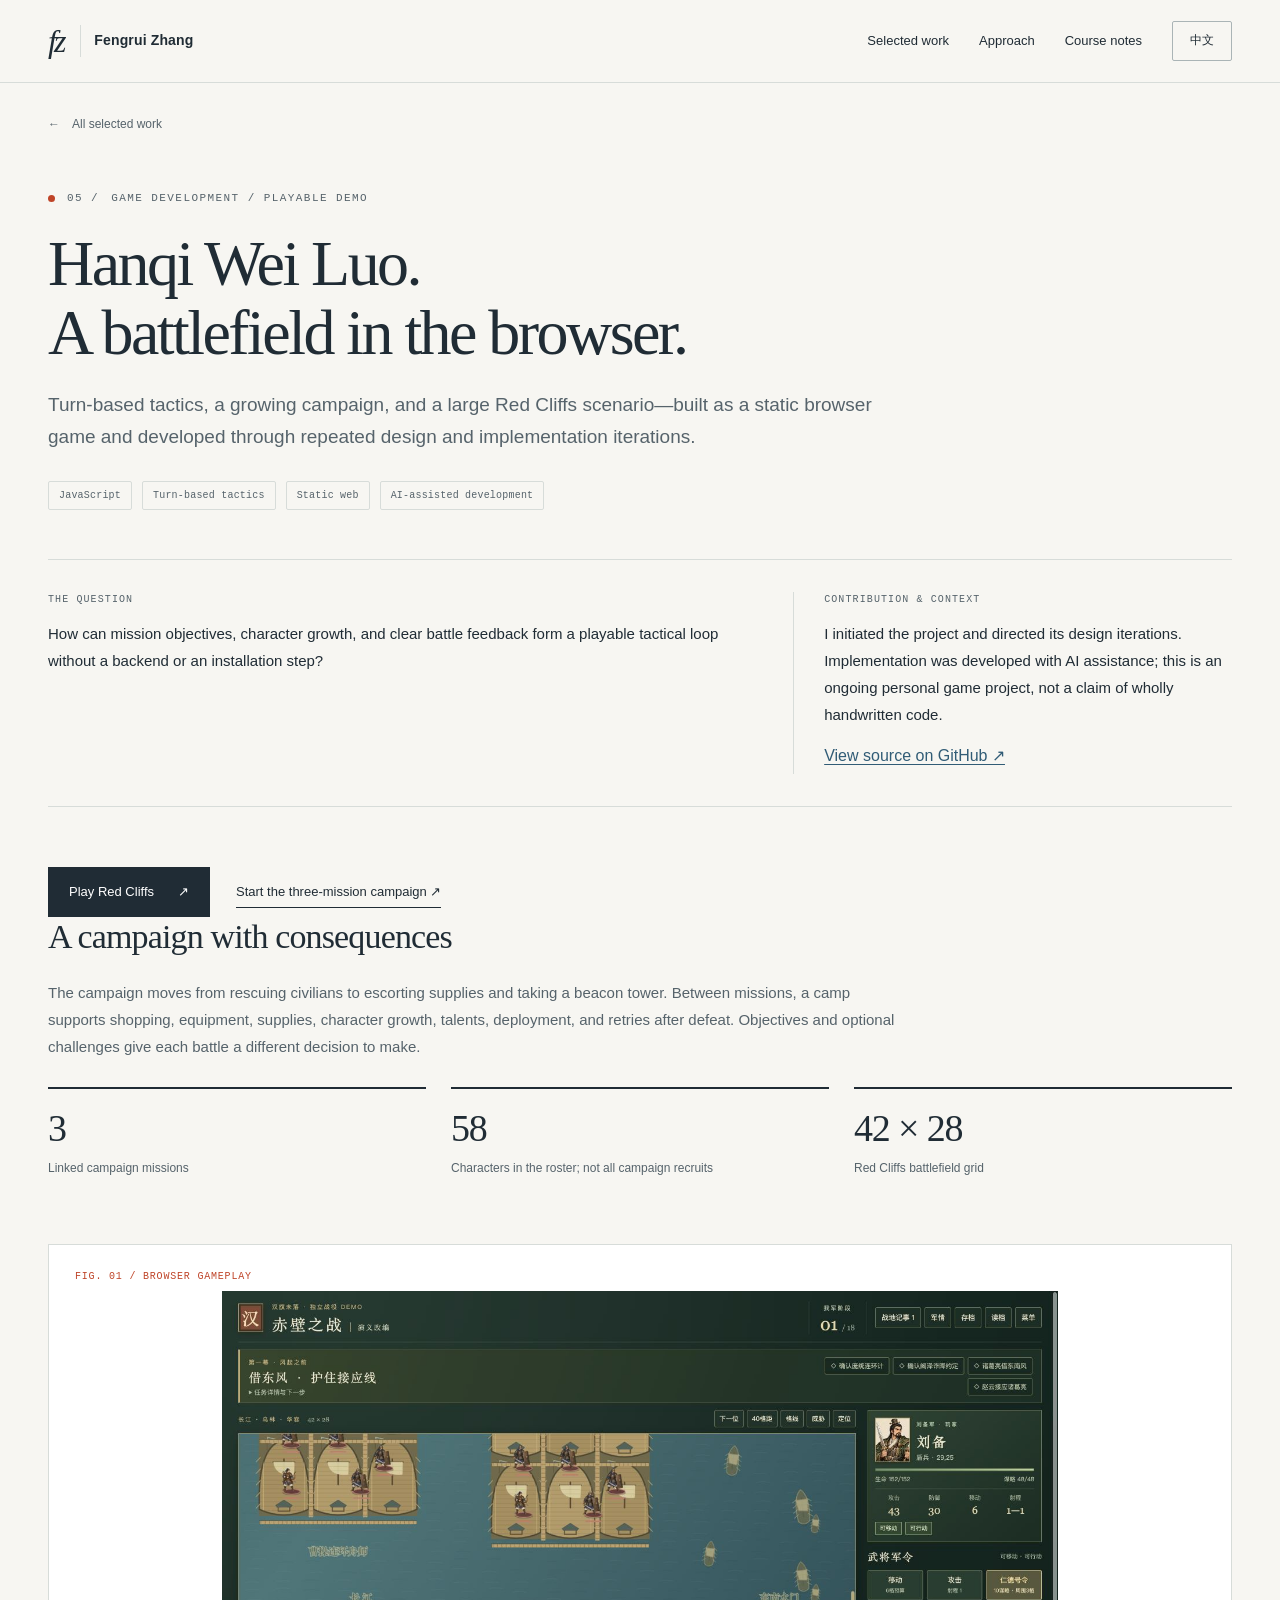
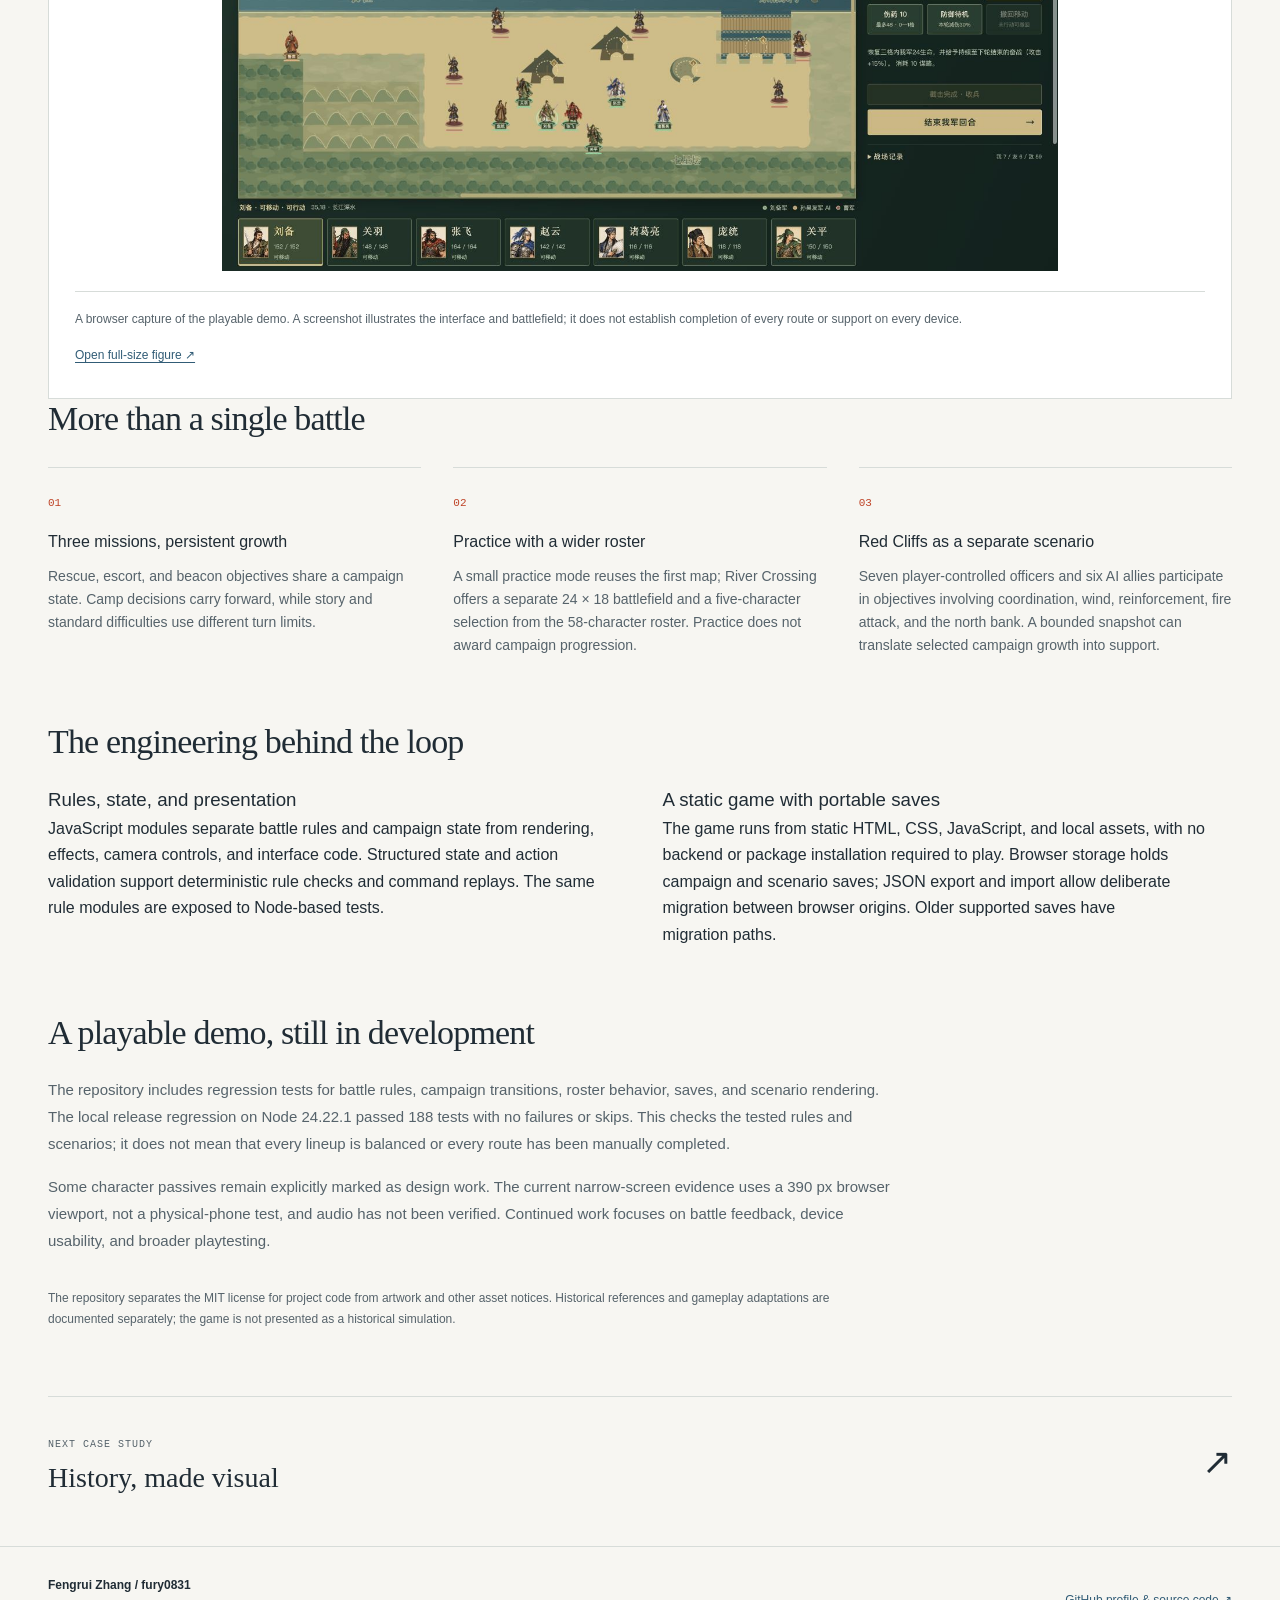
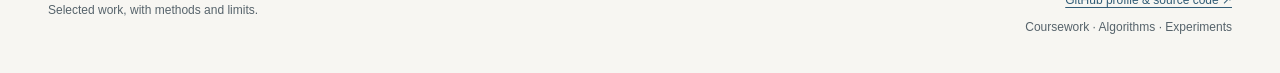
<file: projects/hanqi-wei-luo.html>
<!doctype html>
<html lang="en"><head>
<meta charset="utf-8"><meta name="viewport" content="width=device-width, initial-scale=1">
<meta name="color-scheme" content="light">
<meta name="description" content="A playable Three Kingdoms tactics demo: a three-mission campaign, camp progression, practice modes, and a Red Cliffs scenario. AI-assisted game development by Fengrui Zhang." data-en="A playable Three Kingdoms tactics demo: a three-mission campaign, camp progression, practice modes, and a Red Cliffs scenario. AI-assisted game development by Fengrui Zhang." data-zh="《汉旗未落》三国战棋 Demo：三关主线、营地成长、演武与赤壁场景。Fengrui Zhang 发起与迭代设计，AI 辅助实现。">
<title>Hanqi Wei Luo — Fengrui Zhang</title>
<link rel="icon" type="image/svg+xml" href="../assets/favicon.svg">
<link rel="stylesheet" href="../styles.css"><script src="../app.js" defer></script>
</head><body data-title-en="Hanqi Wei Luo — Fengrui Zhang" data-title-zh="汉旗未落 — Fengrui Zhang">
<a class="skip" href="#main"><span data-lang="en" lang="en">Skip to content</span><span data-lang="zh" lang="zh-CN">跳至正文</span></a>
<header class="site-header"><div class="wrap header-inner">
<a class="brand" href="../index.html" aria-label="Fengrui Zhang — home" data-label-en="Fengrui Zhang — home" data-label-zh="Fengrui Zhang — 首页"><span class="brand-mark" aria-hidden="true">fz</span><span class="brand-name">Fengrui Zhang</span></a>
<nav class="main-nav" id="main-nav" aria-label="Main navigation" data-label-en="Main navigation" data-label-zh="主导航">
<a href="../index.html#work"><span data-lang="en" lang="en">Selected work</span><span data-lang="zh" lang="zh-CN">精选项目</span></a><a href="../index.html#approach"><span data-lang="en" lang="en">Approach</span><span data-lang="zh" lang="zh-CN">研究方法</span></a><a href="../index.html#coursework"><span data-lang="en" lang="en">Course notes</span><span data-lang="zh" lang="zh-CN">课程专题</span></a>
</nav>
<button class="lang-toggle" type="button" data-language-toggle aria-label="切换为中文" lang="zh-CN">中文</button>
<button class="menu-toggle" type="button" data-menu-toggle aria-controls="main-nav" aria-expanded="false" aria-label="Open or close navigation"><svg width="20" height="20" viewBox="0 0 20 20" aria-hidden="true"><path d="M2 5h16M2 10h16M2 15h16" stroke="currentColor" stroke-width="1.5"/></svg></button>
</div></header>
<noscript><p class="no-js-message">This page is available in English without JavaScript. Enable JavaScript for the Chinese translation and mobile menu. / 开启 JavaScript 可使用中文切换与手机导航。</p></noscript>
<main id="main" class="wrap" tabindex="-1"><a class="back-link" href="../index.html#work"><span aria-hidden="true">←</span><span data-lang="en" lang="en">All selected work</span><span data-lang="zh" lang="zh-CN">返回精选项目</span></a><div class="case-hero"><div class="eyebrow">05 / <span data-lang="en" lang="en">Game development / playable demo</span><span data-lang="zh" lang="zh-CN">游戏开发 / 可玩 Demo</span></div><h1><span data-lang="en" lang="en">Hanqi Wei Luo.<br>A battlefield in the browser.</span><span data-lang="zh" lang="zh-CN">汉旗未落。<br>浏览器里的三国战场。</span></h1><p class="case-lead"><span data-lang="en" lang="en">Turn-based tactics, a growing campaign, and a large Red Cliffs scenario—built as a static browser game and developed through repeated design and implementation iterations.</span><span data-lang="zh" lang="zh-CN">回合制战术、可持续成长的主线与大规模赤壁场景。以纯静态浏览器游戏的形式，逐步迭代玩法、规则与界面。</span></p><div class="case-tags"><span class="tag">JavaScript</span><span class="tag">Turn-based tactics</span><span class="tag">Static web</span><span class="tag">AI-assisted development</span></div></div><div class="case-overview"><div><div class="label"><span data-lang="en" lang="en">The question</span><span data-lang="zh" lang="zh-CN">研究问题</span></div><p><span data-lang="en" lang="en">How can mission objectives, character growth, and clear battle feedback form a playable tactical loop without a backend or an installation step?</span><span data-lang="zh" lang="zh-CN">如何把关卡目标、角色成长与清晰的战场反馈组织成可游玩的战术循环，同时让玩家无需安装、直接在浏览器中开始？</span></p></div><div class="case-role"><div class="label"><span data-lang="en" lang="en">Contribution & context</span><span data-lang="zh" lang="zh-CN">贡献与背景</span></div><p><span data-lang="en" lang="en">I initiated the project and directed its design iterations. Implementation was developed with AI assistance; this is an ongoing personal game project, not a claim of wholly handwritten code.</span><span data-lang="zh" lang="zh-CN">我负责发起项目并推动设计迭代，实现过程有 AI 辅助。这是持续开发中的个人游戏项目，不将代码描述为完全手写。</span></p><a class="figure-link" href="https://github.com/fury0831/hanqi-wei-luo"><span data-lang="en" lang="en">View source on GitHub ↗</span><span data-lang="zh" lang="zh-CN">查看 GitHub 源码 ↗</span></a></div></div><div class="hero-actions"><a class="button" href="https://fury0831.github.io/hanqi-wei-luo/dist/red-cliffs.html"><span data-lang="en" lang="en">Play Red Cliffs</span><span data-lang="zh" lang="zh-CN">试玩赤壁之战</span><span aria-hidden="true">↗</span></a><a class="text-link" href="https://fury0831.github.io/hanqi-wei-luo/dist/index.html"><span data-lang="en" lang="en">Start the three-mission campaign ↗</span><span data-lang="zh" lang="zh-CN">开始三关主线 ↗</span></a></div>
<section class="case-section" aria-labelledby="game-loop"><h2 id="game-loop"><span data-lang="en" lang="en">A campaign with consequences</span><span data-lang="zh" lang="zh-CN">让每一关连接下一关</span></h2><p><span data-lang="en" lang="en">The campaign moves from rescuing civilians to escorting supplies and taking a beacon tower. Between missions, a camp supports shopping, equipment, supplies, character growth, talents, deployment, and retries after defeat. Objectives and optional challenges give each battle a different decision to make.</span><span data-lang="zh" lang="zh-CN">主线从溪口救民，到古道护粮，再到夜夺烽台。战斗之间的营地支持商店、装备、补给、成长、天赋、出阵与失败重试；不同的胜利条件和可选挑战，让每一关都有不同的取舍。</span></p><div class="metrics"><div class="metric"><strong>3</strong><p><span data-lang="en" lang="en">Linked campaign missions</span><span data-lang="zh" lang="zh-CN">连续主线关卡</span></p></div><div class="metric"><strong>58</strong><p><span data-lang="en" lang="en">Characters in the roster; not all campaign recruits</span><span data-lang="zh" lang="zh-CN">图鉴人物，并非均可加入主线</span></p></div><div class="metric"><strong>42 × 28</strong><p><span data-lang="en" lang="en">Red Cliffs battlefield grid</span><span data-lang="zh" lang="zh-CN">赤壁战场网格</span></p></div></div></section><figure class="evidence"><div class="figure-label"><span data-lang="en" lang="en">FIG. 01 / BROWSER GAMEPLAY</span><span data-lang="zh" lang="zh-CN">图 01 / 浏览器游戏画面</span></div><img loading="eager" decoding="async" src="../assets/hanqi-gameplay.jpg" alt="An actual browser capture of the Hanqi Wei Luo tactical game demo." data-alt-en="An actual browser capture of the Hanqi Wei Luo tactical game demo." data-alt-zh="《汉旗未落》战棋 Demo 的实际浏览器截图。"><figcaption><span data-lang="en" lang="en">A browser capture of the playable demo. A screenshot illustrates the interface and battlefield; it does not establish completion of every route or support on every device.</span><span data-lang="zh" lang="zh-CN">可玩 Demo 的浏览器截图，用于展示界面与战场，不代表已完成所有路线或验证所有设备。</span><br><a class="figure-link" href="../assets/hanqi-gameplay.jpg" target="_blank" rel="noopener"><span data-lang="en" lang="en">Open full-size figure ↗</span><span data-lang="zh" lang="zh-CN">查看原尺寸图表 ↗</span></a></figcaption></figure><section class="case-section" aria-labelledby="game-battles"><h2 id="game-battles"><span data-lang="en" lang="en">More than a single battle</span><span data-lang="zh" lang="zh-CN">从单关走向多种战场</span></h2><div class="method-grid">
<div class="method-item"><b>01</b><h3><span data-lang="en" lang="en">Three missions, persistent growth</span><span data-lang="zh" lang="zh-CN">三关主线与成长继承</span></h3><p><span data-lang="en" lang="en">Rescue, escort, and beacon objectives share a campaign state. Camp decisions carry forward, while story and standard difficulties use different turn limits.</span><span data-lang="zh" lang="zh-CN">救援、护送与烽台目标共用战役状态，营地决策延续到后续关卡；故事与标准难度设置不同的轮数限制。</span></p></div>
<div class="method-item"><b>02</b><h3><span data-lang="en" lang="en">Practice with a wider roster</span><span data-lang="zh" lang="zh-CN">演武与更广的武将阵容</span></h3><p><span data-lang="en" lang="en">A small practice mode reuses the first map; River Crossing offers a separate 24 × 18 battlefield and a five-character selection from the 58-character roster. Practice does not award campaign progression.</span><span data-lang="zh" lang="zh-CN">小演武复用首关地图；河谷争渡提供独立的 24 × 18 战场，可从 58 人图鉴中选择五人。演武不发放主线成长收益。</span></p></div>
<div class="method-item"><b>03</b><h3><span data-lang="en" lang="en">Red Cliffs as a separate scenario</span><span data-lang="zh" lang="zh-CN">独立的赤壁战役</span></h3><p><span data-lang="en" lang="en">Seven player-controlled officers and six AI allies participate in objectives involving coordination, wind, reinforcement, fire attack, and the north bank. A bounded snapshot can translate selected campaign growth into support.</span><span data-lang="zh" lang="zh-CN">七名玩家武将与六名 AI 友军围绕联络、借风、接应、火攻和北岸截击展开行动；部分主线成长可通过有上限的快照折算为支援。</span></p></div>
</div></section>
<section class="case-section" aria-labelledby="game-engineering"><h2 id="game-engineering"><span data-lang="en" lang="en">The engineering behind the loop</span><span data-lang="zh" lang="zh-CN">支撑玩法循环的工程结构</span></h2><div class="case-two-col"><div><h3><span data-lang="en" lang="en">Rules, state, and presentation</span><span data-lang="zh" lang="zh-CN">规则、状态与表现</span></h3><p><span data-lang="en" lang="en">JavaScript modules separate battle rules and campaign state from rendering, effects, camera controls, and interface code. Structured state and action validation support deterministic rule checks and command replays. The same rule modules are exposed to Node-based tests.</span><span data-lang="zh" lang="zh-CN">JavaScript 模块将战斗规则、战役状态与渲染、特效、镜头及界面代码分开。结构化状态和行动验证支持确定性的规则检查与军令重放，规则模块也可供 Node 测试调用。</span></p></div><div><h3><span data-lang="en" lang="en">A static game with portable saves</span><span data-lang="zh" lang="zh-CN">纯静态运行与可迁移存档</span></h3><p><span data-lang="en" lang="en">The game runs from static HTML, CSS, JavaScript, and local assets, with no backend or package installation required to play. Browser storage holds campaign and scenario saves; JSON export and import allow deliberate migration between browser origins. Older supported saves have migration paths.</span><span data-lang="zh" lang="zh-CN">游戏由静态 HTML、CSS、JavaScript 与本地资源组成，游玩不需要后端或安装依赖。主线与场景进度保存在浏览器中，通过 JSON 导出、导入可跨站点迁移；已支持的旧存档具有升级路径。</span></p></div></div></section>
<section class="case-section" aria-labelledby="game-status"><h2 id="game-status"><span data-lang="en" lang="en">A playable demo, still in development</span><span data-lang="zh" lang="zh-CN">已经可玩，仍在开发</span></h2><p><span data-lang="en" lang="en">The repository includes regression tests for battle rules, campaign transitions, roster behavior, saves, and scenario rendering. The local release regression on Node 24.22.1 passed 188 tests with no failures or skips. This checks the tested rules and scenarios; it does not mean that every lineup is balanced or every route has been manually completed.</span><span data-lang="zh" lang="zh-CN">仓库包含战斗规则、主线衔接、阵容行为、存档与场景渲染等回归测试。本地发布回归使用 Node 24.22.1，188 项通过、0 失败、0 跳过。它核查测试所覆盖的规则与场景，不等于所有阵容已平衡，也不等于所有路线均已人工通关。</span></p><p><span data-lang="en" lang="en">Some character passives remain explicitly marked as design work. The current narrow-screen evidence uses a 390 px browser viewport, not a physical-phone test, and audio has not been verified. Continued work focuses on battle feedback, device usability, and broader playtesting.</span><span data-lang="zh" lang="zh-CN">部分人物被动仍明确标注为设计中。当前窄屏证据来自 390 px 浏览器视口，并非手机实机测试；音频尚未验证。后续重点是战场反馈、设备可用性与更广泛的试玩。</span></p><p class="evidence-note"><span data-lang="en" lang="en">The repository separates the MIT license for project code from artwork and other asset notices. Historical references and gameplay adaptations are documented separately; the game is not presented as a historical simulation.</span><span data-lang="zh" lang="zh-CN">仓库区分项目代码的 MIT 许可与美术等素材声明，并分别注明史料参考和玩法改编；本作不作为历史仿真呈现。</span></p></section><a class="next-project" href="history-videos.html"><div><small><span data-lang="en" lang="en">Next case study</span><span data-lang="zh" lang="zh-CN">下一个案例</span></small><h2><span data-lang="en" lang="en">History, made visual</span><span data-lang="zh" lang="zh-CN">让历史知识看得见</span></h2></div><span class="next-arrow" aria-hidden="true">↗</span></a></main>
<footer class="site-footer"><div class="wrap footer-inner"><div><div class="footer-name">Fengrui Zhang <span aria-hidden="true">/</span> fury0831</div><div class="footer-note"><span data-lang="en" lang="en">Selected work, with methods and limits.</span><span data-lang="zh" lang="zh-CN">呈现作品，也说明方法与边界。</span></div></div><div class="footer-end"><a class="figure-link" href="https://github.com/fury0831"><span data-lang="en" lang="en">GitHub profile & source code ↗</span><span data-lang="zh" lang="zh-CN">GitHub 主页与源码 ↗</span></a><br><span data-lang="en" lang="en">Coursework · Algorithms · Experiments</span><span data-lang="zh" lang="zh-CN">课程研究 · 算法 · 实验</span></div></div></footer>
</body></html>
</file>
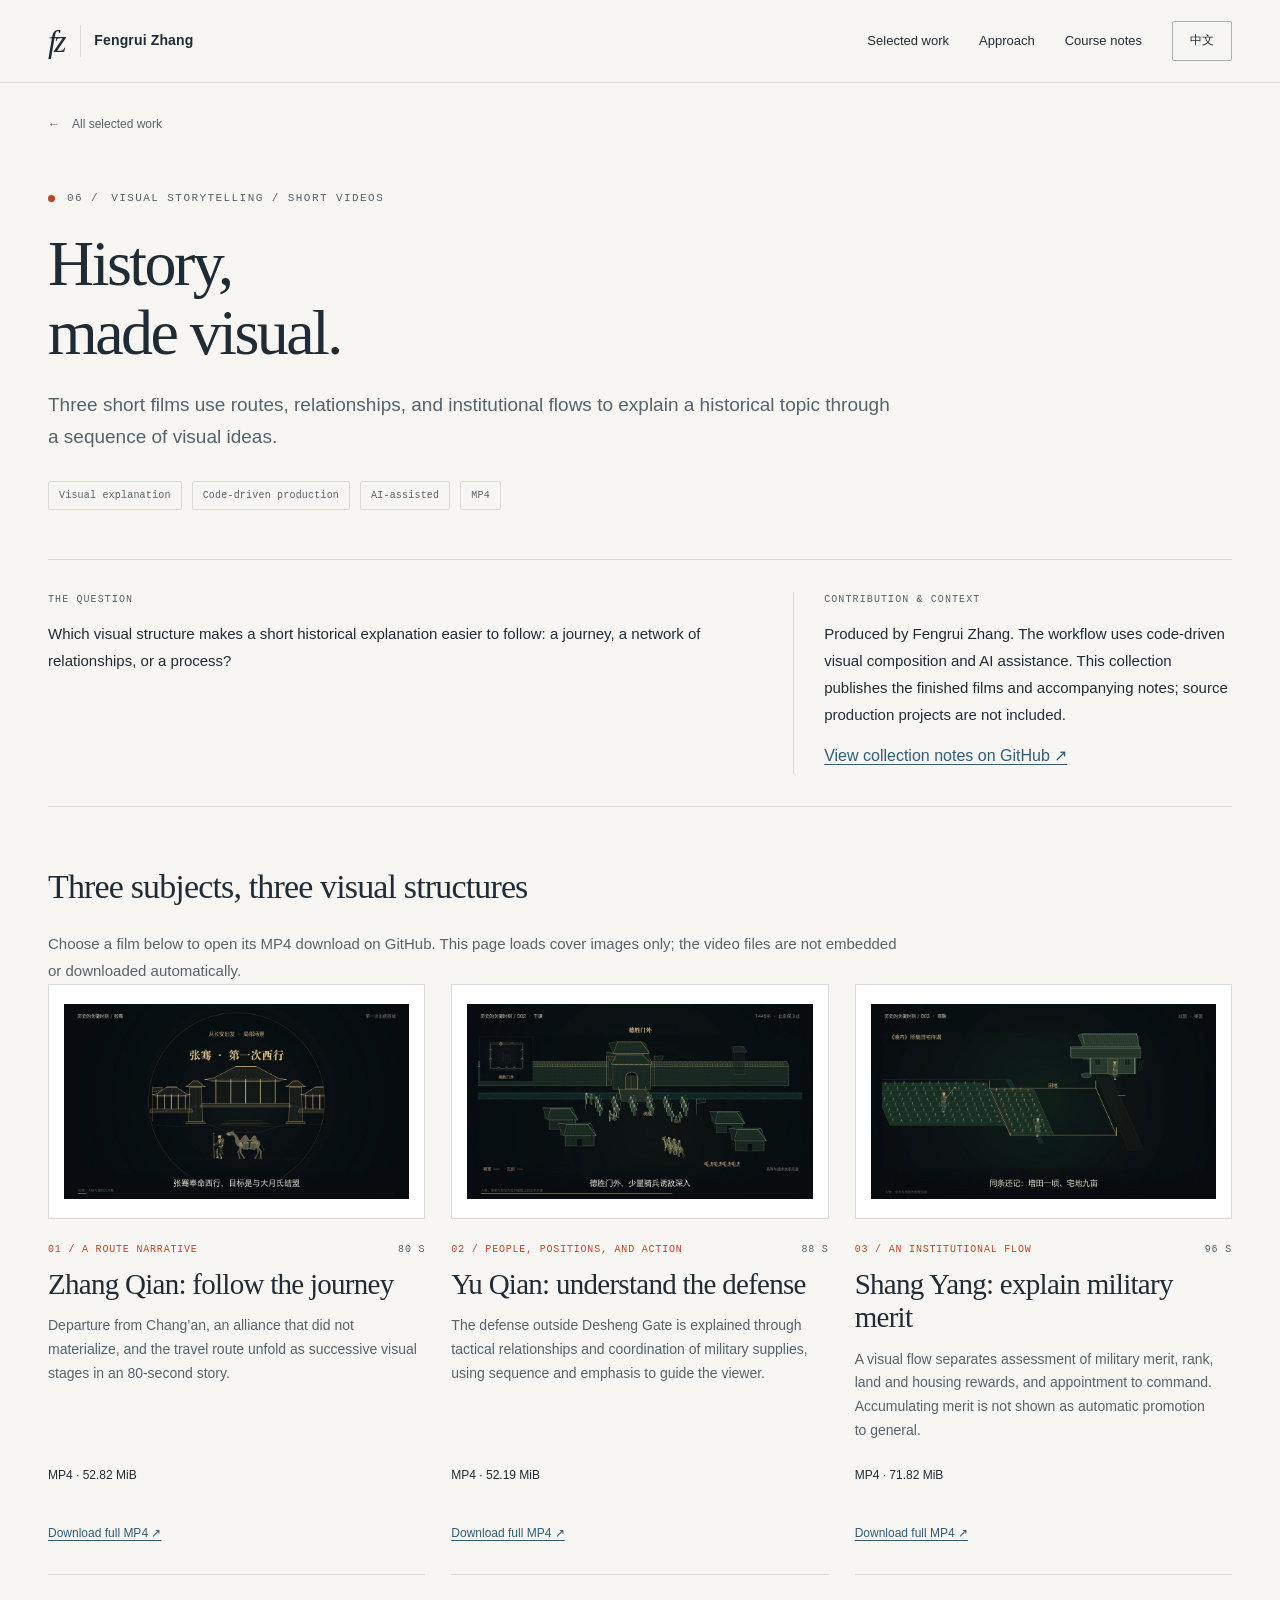
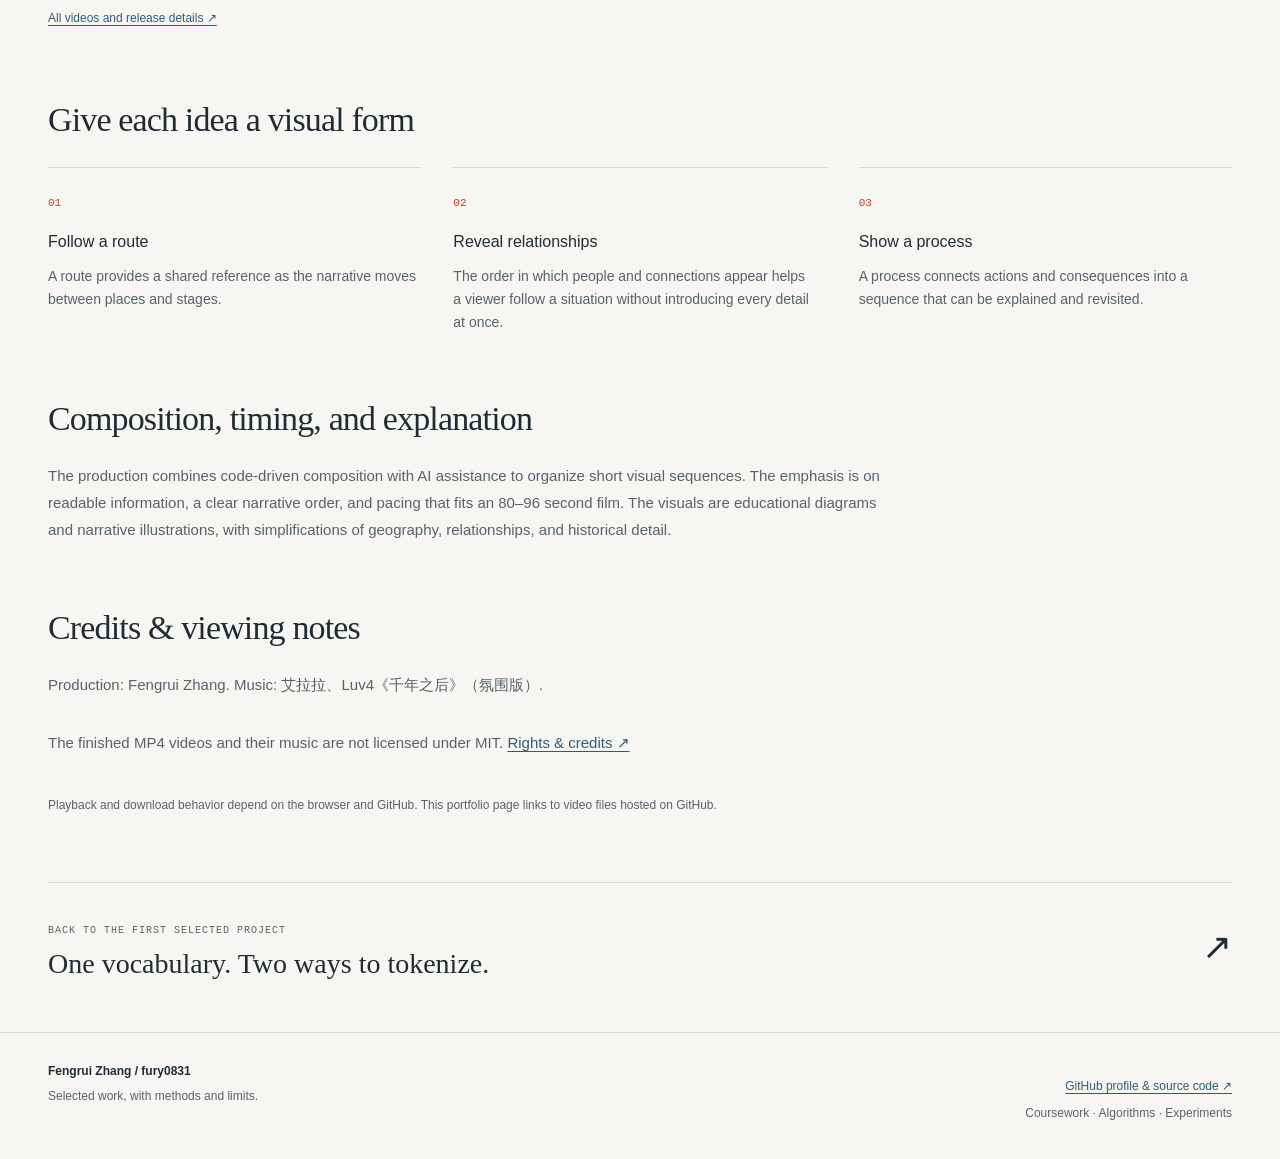
<file: projects/history-videos.html>
<!doctype html>
<html lang="en"><head>
<meta charset="utf-8"><meta name="viewport" content="width=device-width, initial-scale=1">
<meta name="color-scheme" content="light">
<meta name="description" content="Three short history videos by Fengrui Zhang: Zhang Qian, Yu Qian, and military merit under Shang Yang. Code-driven, AI-assisted visual explanations with MP4 downloads." data-en="Three short history videos by Fengrui Zhang: Zhang Qian, Yu Qian, and military merit under Shang Yang. Code-driven, AI-assisted visual explanations with MP4 downloads." data-zh="Fengrui Zhang 制作的三集历史知识短片：张骞、于谦与商鞅军功。代码驱动、AI 辅助的视觉讲解，附 MP4 下载链接。">
<title>History, made visual — Fengrui Zhang</title>
<link rel="icon" type="image/svg+xml" href="../assets/favicon.svg">
<link rel="stylesheet" href="../styles.css"><script src="../app.js" defer></script>
</head><body data-title-en="History, made visual — Fengrui Zhang" data-title-zh="历史知识可视化 — Fengrui Zhang">
<a class="skip" href="#main"><span data-lang="en" lang="en">Skip to content</span><span data-lang="zh" lang="zh-CN">跳至正文</span></a>
<header class="site-header"><div class="wrap header-inner">
<a class="brand" href="../index.html" aria-label="Fengrui Zhang — home" data-label-en="Fengrui Zhang — home" data-label-zh="Fengrui Zhang — 首页"><span class="brand-mark" aria-hidden="true">fz</span><span class="brand-name">Fengrui Zhang</span></a>
<nav class="main-nav" id="main-nav" aria-label="Main navigation" data-label-en="Main navigation" data-label-zh="主导航">
<a href="../index.html#work"><span data-lang="en" lang="en">Selected work</span><span data-lang="zh" lang="zh-CN">精选项目</span></a><a href="../index.html#approach"><span data-lang="en" lang="en">Approach</span><span data-lang="zh" lang="zh-CN">研究方法</span></a><a href="../index.html#coursework"><span data-lang="en" lang="en">Course notes</span><span data-lang="zh" lang="zh-CN">课程专题</span></a>
</nav>
<button class="lang-toggle" type="button" data-language-toggle aria-label="切换为中文" lang="zh-CN">中文</button>
<button class="menu-toggle" type="button" data-menu-toggle aria-controls="main-nav" aria-expanded="false" aria-label="Open or close navigation"><svg width="20" height="20" viewBox="0 0 20 20" aria-hidden="true"><path d="M2 5h16M2 10h16M2 15h16" stroke="currentColor" stroke-width="1.5"/></svg></button>
</div></header>
<noscript><p class="no-js-message">This page is available in English without JavaScript. Enable JavaScript for the Chinese translation and mobile menu. / 开启 JavaScript 可使用中文切换与手机导航。</p></noscript>
<main id="main" class="wrap" tabindex="-1"><a class="back-link" href="../index.html#work"><span aria-hidden="true">←</span><span data-lang="en" lang="en">All selected work</span><span data-lang="zh" lang="zh-CN">返回精选项目</span></a><div class="case-hero"><div class="eyebrow">06 / <span data-lang="en" lang="en">Visual storytelling / short videos</span><span data-lang="zh" lang="zh-CN">知识可视化 / 短视频</span></div><h1><span data-lang="en" lang="en">History,<br>made visual.</span><span data-lang="zh" lang="zh-CN">让历史知识，<br>看得见。</span></h1><p class="case-lead"><span data-lang="en" lang="en">Three short films use routes, relationships, and institutional flows to explain a historical topic through a sequence of visual ideas.</span><span data-lang="zh" lang="zh-CN">三集短片，分别用路线、人物关系和制度流程组织历史知识，让信息随着画面逐步展开。</span></p><div class="case-tags"><span class="tag">Visual explanation</span><span class="tag">Code-driven production</span><span class="tag">AI-assisted</span><span class="tag">MP4</span></div></div><div class="case-overview"><div><div class="label"><span data-lang="en" lang="en">The question</span><span data-lang="zh" lang="zh-CN">研究问题</span></div><p><span data-lang="en" lang="en">Which visual structure makes a short historical explanation easier to follow: a journey, a network of relationships, or a process?</span><span data-lang="zh" lang="zh-CN">一段简短的历史讲解，应该用路线、关系还是流程来组织，才能让观众更容易跟上？</span></p></div><div class="case-role"><div class="label"><span data-lang="en" lang="en">Contribution & context</span><span data-lang="zh" lang="zh-CN">贡献与背景</span></div><p><span data-lang="en" lang="en">Produced by Fengrui Zhang. The workflow uses code-driven visual composition and AI assistance. This collection publishes the finished films and accompanying notes; source production projects are not included.</span><span data-lang="zh" lang="zh-CN">制作：Fengrui Zhang。采用代码驱动的视觉编排与 AI 辅助制作。本合集公开成片及配套说明，不公开源工程。</span></p><a class="figure-link" href="https://github.com/fury0831/historical-knowledge-videos"><span data-lang="en" lang="en">View collection notes on GitHub ↗</span><span data-lang="zh" lang="zh-CN">查看 GitHub 影片合集说明 ↗</span></a></div></div><section class="case-section" aria-labelledby="history-films"><h2 id="history-films"><span data-lang="en" lang="en">Three subjects, three visual structures</span><span data-lang="zh" lang="zh-CN">三个主题，三种视觉组织</span></h2><p><span data-lang="en" lang="en">Choose a film below to open its MP4 download on GitHub. This page loads cover images only; the video files are not embedded or downloaded automatically.</span><span data-lang="zh" lang="zh-CN">通过下方链接前往 GitHub 下载 MP4。本页只加载封面图片，不嵌入视频，也不自动下载成片。</span></p><div class="project-grid"><article class="project-card"><div class="card-visual"><img src="../assets/history-zhang-qian.jpg" loading="lazy" decoding="async" alt="Zhang Qian: follow the journey — video cover frame." data-alt-en="Zhang Qian: follow the journey — video cover frame." data-alt-zh="张骞：沿路线读懂行程——视频封面帧。"></div><div class="card-meta"><b>01 / <span data-lang="en" lang="en">A route narrative</span><span data-lang="zh" lang="zh-CN">路线叙事</span></b><span>80 s</span></div><h3><span data-lang="en" lang="en">Zhang Qian: follow the journey</span><span data-lang="zh" lang="zh-CN">张骞：沿路线读懂行程</span></h3><p><span data-lang="en" lang="en">Departure from Chang’an, an alliance that did not materialize, and the travel route unfold as successive visual stages in an 80-second story.</span><span data-lang="zh" lang="zh-CN">从长安出发，到结盟未成，再通过路线回看行程；用逐步展开的画面串起 80 秒的叙事。</span></p><div class="card-footer"><span>MP4 · 52.82 MiB</span></div><div class="card-footer"><a class="figure-link" href="https://github.com/fury0831/historical-knowledge-videos/releases/download/v1.0/01-zhang-qian-v6.mp4"><span data-lang="en" lang="en">Download full MP4 ↗</span><span data-lang="zh" lang="zh-CN">下载完整 MP4 ↗</span></a></div></article><article class="project-card"><div class="card-visual"><img src="../assets/history-yu-qian.jpg" loading="lazy" decoding="async" alt="Yu Qian: understand the defense — video cover frame." data-alt-en="Yu Qian: understand the defense — video cover frame." data-alt-zh="于谦：看清守城中的关系——视频封面帧。"></div><div class="card-meta"><b>02 / <span data-lang="en" lang="en">People, positions, and action</span><span data-lang="zh" lang="zh-CN">守城与人物关系</span></b><span>88 s</span></div><h3><span data-lang="en" lang="en">Yu Qian: understand the defense</span><span data-lang="zh" lang="zh-CN">于谦：看清守城中的关系</span></h3><p><span data-lang="en" lang="en">The defense outside Desheng Gate is explained through tactical relationships and coordination of military supplies, using sequence and emphasis to guide the viewer.</span><span data-lang="zh" lang="zh-CN">围绕德胜门外的防守，呈现战术关系与军粮协同，通过出现顺序与重点提示引导理解。</span></p><div class="card-footer"><span>MP4 · 52.19 MiB</span></div><div class="card-footer"><a class="figure-link" href="https://github.com/fury0831/historical-knowledge-videos/releases/download/v1.0/02-yu-qian-v3.mp4"><span data-lang="en" lang="en">Download full MP4 ↗</span><span data-lang="zh" lang="zh-CN">下载完整 MP4 ↗</span></a></div></article><article class="project-card"><div class="card-visual"><img src="../assets/history-shang-yang.jpg" loading="lazy" decoding="async" alt="Shang Yang: explain military merit — video cover frame." data-alt-en="Shang Yang: explain military merit — video cover frame." data-alt-zh="商鞅军功：把制度讲成流程——视频封面帧。"></div><div class="card-meta"><b>03 / <span data-lang="en" lang="en">An institutional flow</span><span data-lang="zh" lang="zh-CN">制度流程</span></b><span>96 s</span></div><h3><span data-lang="en" lang="en">Shang Yang: explain military merit</span><span data-lang="zh" lang="zh-CN">商鞅军功：把制度讲成流程</span></h3><p><span data-lang="en" lang="en">A visual flow separates assessment of military merit, rank, land and housing rewards, and appointment to command. Accumulating merit is not shown as automatic promotion to general.</span><span data-lang="zh" lang="zh-CN">用流程区分军功核定、授爵、田宅奖励与将领任用，避免将军功增长画成自动升任将军。</span></p><div class="card-footer"><span>MP4 · 71.82 MiB</span></div><div class="card-footer"><a class="figure-link" href="https://github.com/fury0831/historical-knowledge-videos/releases/download/v1.0/03-shang-yang-v2.mp4"><span data-lang="en" lang="en">Download full MP4 ↗</span><span data-lang="zh" lang="zh-CN">下载完整 MP4 ↗</span></a></div></article></div><p class="evidence-note"><a class="figure-link" href="https://github.com/fury0831/historical-knowledge-videos/releases/tag/v1.0"><span data-lang="en" lang="en">All videos and release details ↗</span><span data-lang="zh" lang="zh-CN">全部视频与版本说明 ↗</span></a></p></section>
<section class="case-section" aria-labelledby="history-design"><h2 id="history-design"><span data-lang="en" lang="en">Give each idea a visual form</span><span data-lang="zh" lang="zh-CN">为知识选择合适的画面结构</span></h2><div class="method-grid">
<div class="method-item"><b>01</b><h3><span data-lang="en" lang="en">Follow a route</span><span data-lang="zh" lang="zh-CN">用路线承载行程</span></h3><p><span data-lang="en" lang="en">A route provides a shared reference as the narrative moves between places and stages.</span><span data-lang="zh" lang="zh-CN">随着叙事推进，路线持续提供位置与阶段的参照。</span></p></div>
<div class="method-item"><b>02</b><h3><span data-lang="en" lang="en">Reveal relationships</span><span data-lang="zh" lang="zh-CN">用关系组织人物</span></h3><p><span data-lang="en" lang="en">The order in which people and connections appear helps a viewer follow a situation without introducing every detail at once.</span><span data-lang="zh" lang="zh-CN">通过人物与联系的出现顺序，逐步解释局势，避免一次堆入全部信息。</span></p></div>
<div class="method-item"><b>03</b><h3><span data-lang="en" lang="en">Show a process</span><span data-lang="zh" lang="zh-CN">用流程解释制度</span></h3><p><span data-lang="en" lang="en">A process connects actions and consequences into a sequence that can be explained and revisited.</span><span data-lang="zh" lang="zh-CN">把行动与结果连接为可逐步讲解、可回看的流程。</span></p></div>
</div></section>
<section class="case-section" aria-labelledby="history-production"><h2 id="history-production"><span data-lang="en" lang="en">Composition, timing, and explanation</span><span data-lang="zh" lang="zh-CN">画面编排、节奏与讲解</span></h2><p><span data-lang="en" lang="en">The production combines code-driven composition with AI assistance to organize short visual sequences. The emphasis is on readable information, a clear narrative order, and pacing that fits an 80–96 second film. The visuals are educational diagrams and narrative illustrations, with simplifications of geography, relationships, and historical detail.</span><span data-lang="zh" lang="zh-CN">制作过程结合代码驱动的画面编排与 AI 辅助，组织简短的视觉段落，重点是信息可读、叙事顺序清晰，以及适合 80–96 秒时长的节奏。画面属于教学示意与叙事表达，对地理、人物关系和历史细节作了简化。</span></p></section>
<section class="case-section" aria-labelledby="history-credits"><h2 id="history-credits"><span data-lang="en" lang="en">Credits & viewing notes</span><span data-lang="zh" lang="zh-CN">制作署名与观看说明</span></h2><p><span data-lang="en" lang="en">Production: Fengrui Zhang. Music: 艾拉拉、Luv4《千年之后》（氛围版）.</span><span data-lang="zh" lang="zh-CN">制作：Fengrui Zhang。音乐：艾拉拉、Luv4《千年之后》（氛围版）。</span></p><p><span data-lang="en" lang="en">The finished MP4 videos and their music are not licensed under MIT.</span><span data-lang="zh" lang="zh-CN">完整 MP4 成片与音乐不采用 MIT 许可。</span> <a class="figure-link" href="https://github.com/fury0831/historical-knowledge-videos/blob/main/RIGHTS.md"><span data-lang="en" lang="en">Rights & credits ↗</span><span data-lang="zh" lang="zh-CN">权利与署名说明 ↗</span></a></p><p class="evidence-note"><span data-lang="en" lang="en">Playback and download behavior depend on the browser and GitHub. This portfolio page links to video files hosted on GitHub.</span><span data-lang="zh" lang="zh-CN">播放或下载行为取决于浏览器与 GitHub；本作品集页面提供外部文件链接，不提供内嵌播放器。</span></p></section><a class="next-project" href="tokenizer.html"><div><small><span data-lang="en" lang="en">Back to the first selected project</span><span data-lang="zh" lang="zh-CN">返回首个精选项目</span></small><h2><span data-lang="en" lang="en">One vocabulary. Two ways to tokenize.</span><span data-lang="zh" lang="zh-CN">一个词表，两种分词策略。</span></h2></div><span class="next-arrow" aria-hidden="true">↗</span></a></main>
<footer class="site-footer"><div class="wrap footer-inner"><div><div class="footer-name">Fengrui Zhang <span aria-hidden="true">/</span> fury0831</div><div class="footer-note"><span data-lang="en" lang="en">Selected work, with methods and limits.</span><span data-lang="zh" lang="zh-CN">呈现作品，也说明方法与边界。</span></div></div><div class="footer-end"><a class="figure-link" href="https://github.com/fury0831"><span data-lang="en" lang="en">GitHub profile & source code ↗</span><span data-lang="zh" lang="zh-CN">GitHub 主页与源码 ↗</span></a><br><span data-lang="en" lang="en">Coursework · Algorithms · Experiments</span><span data-lang="zh" lang="zh-CN">课程研究 · 算法 · 实验</span></div></div></footer>
</body></html>
</file>
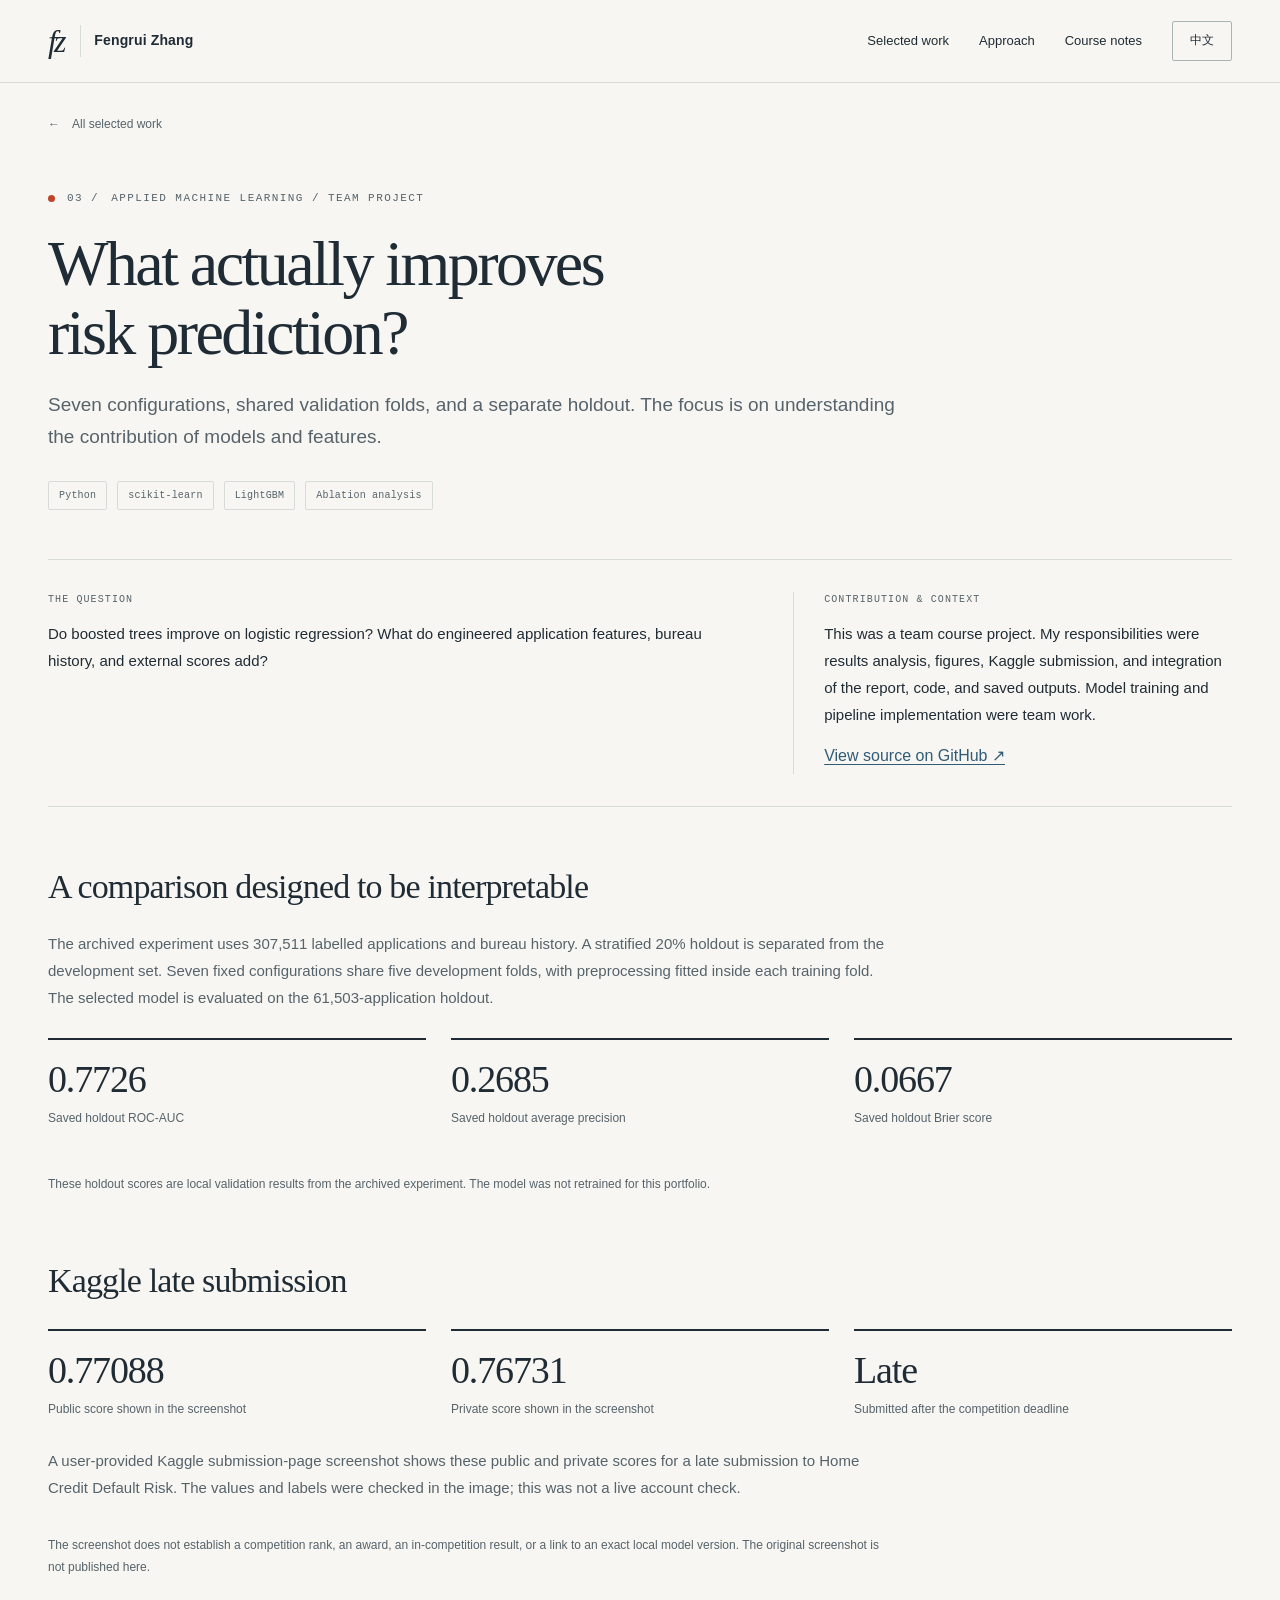
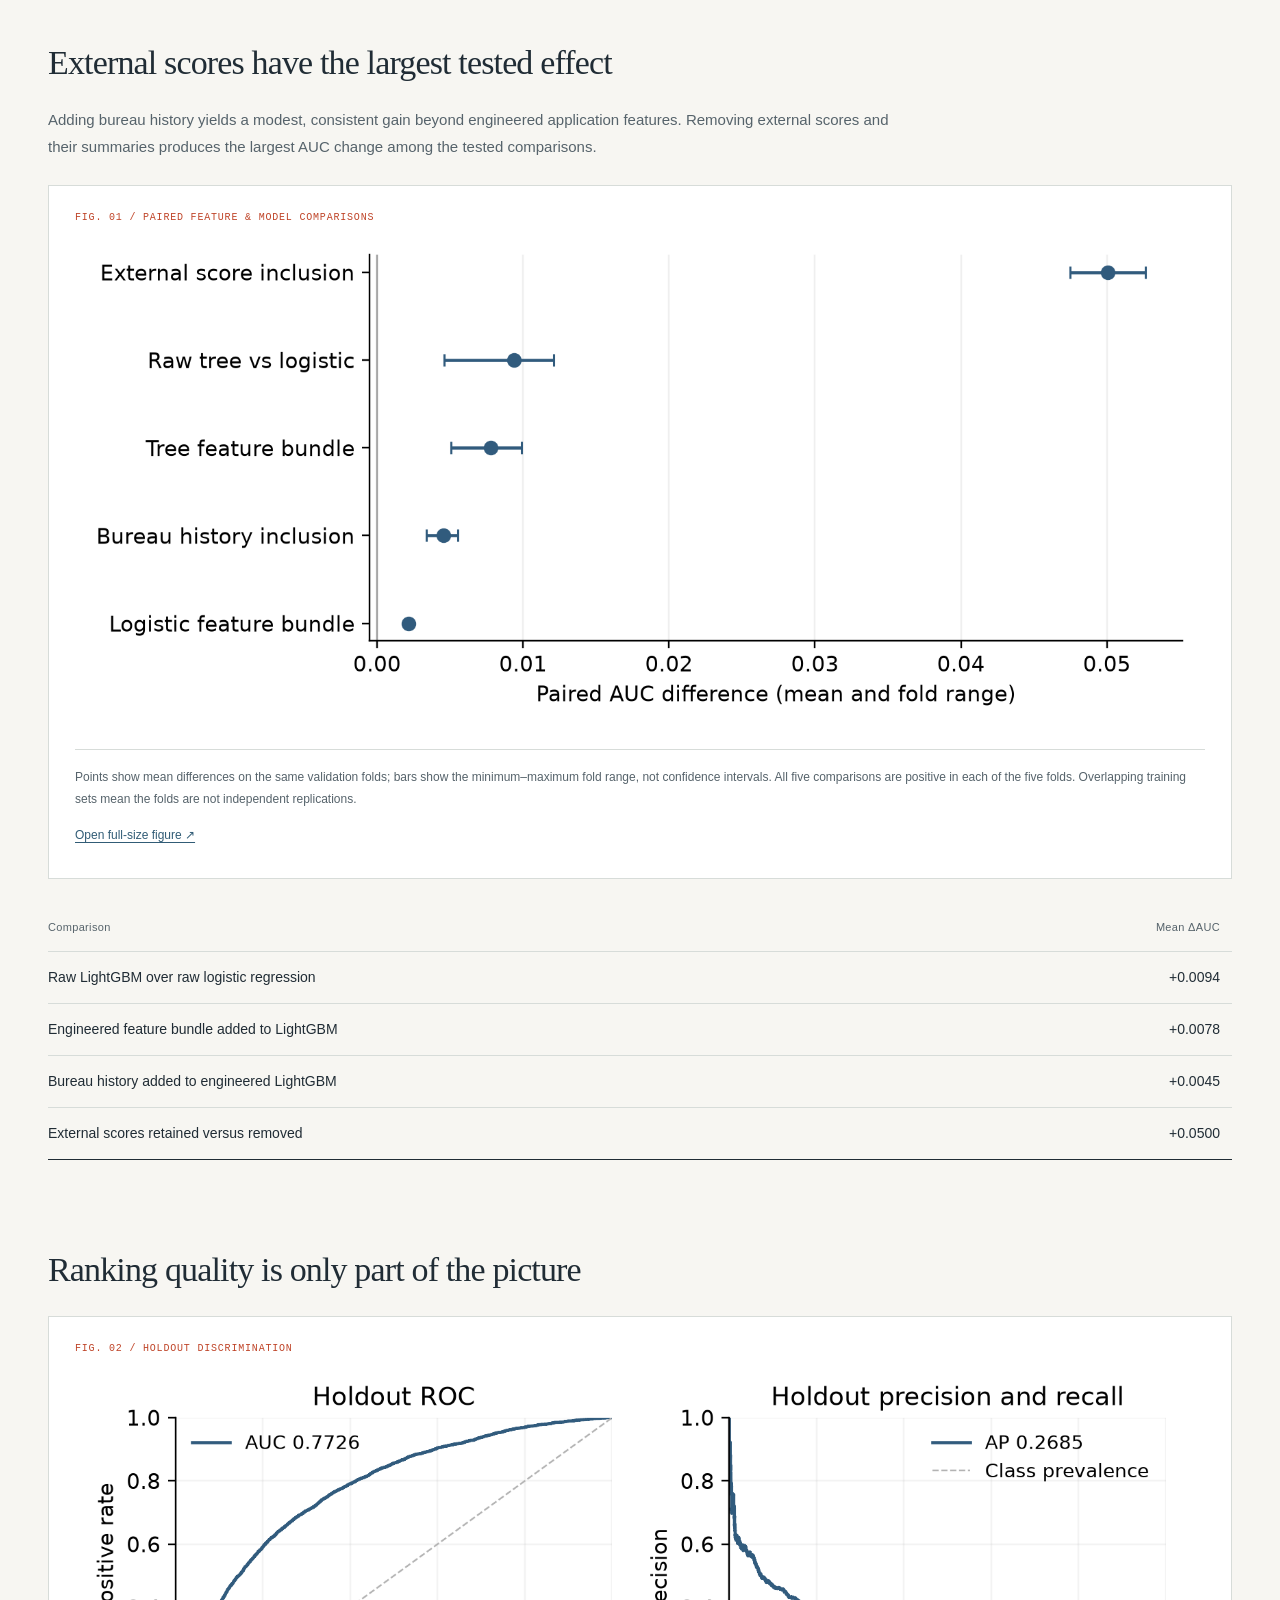
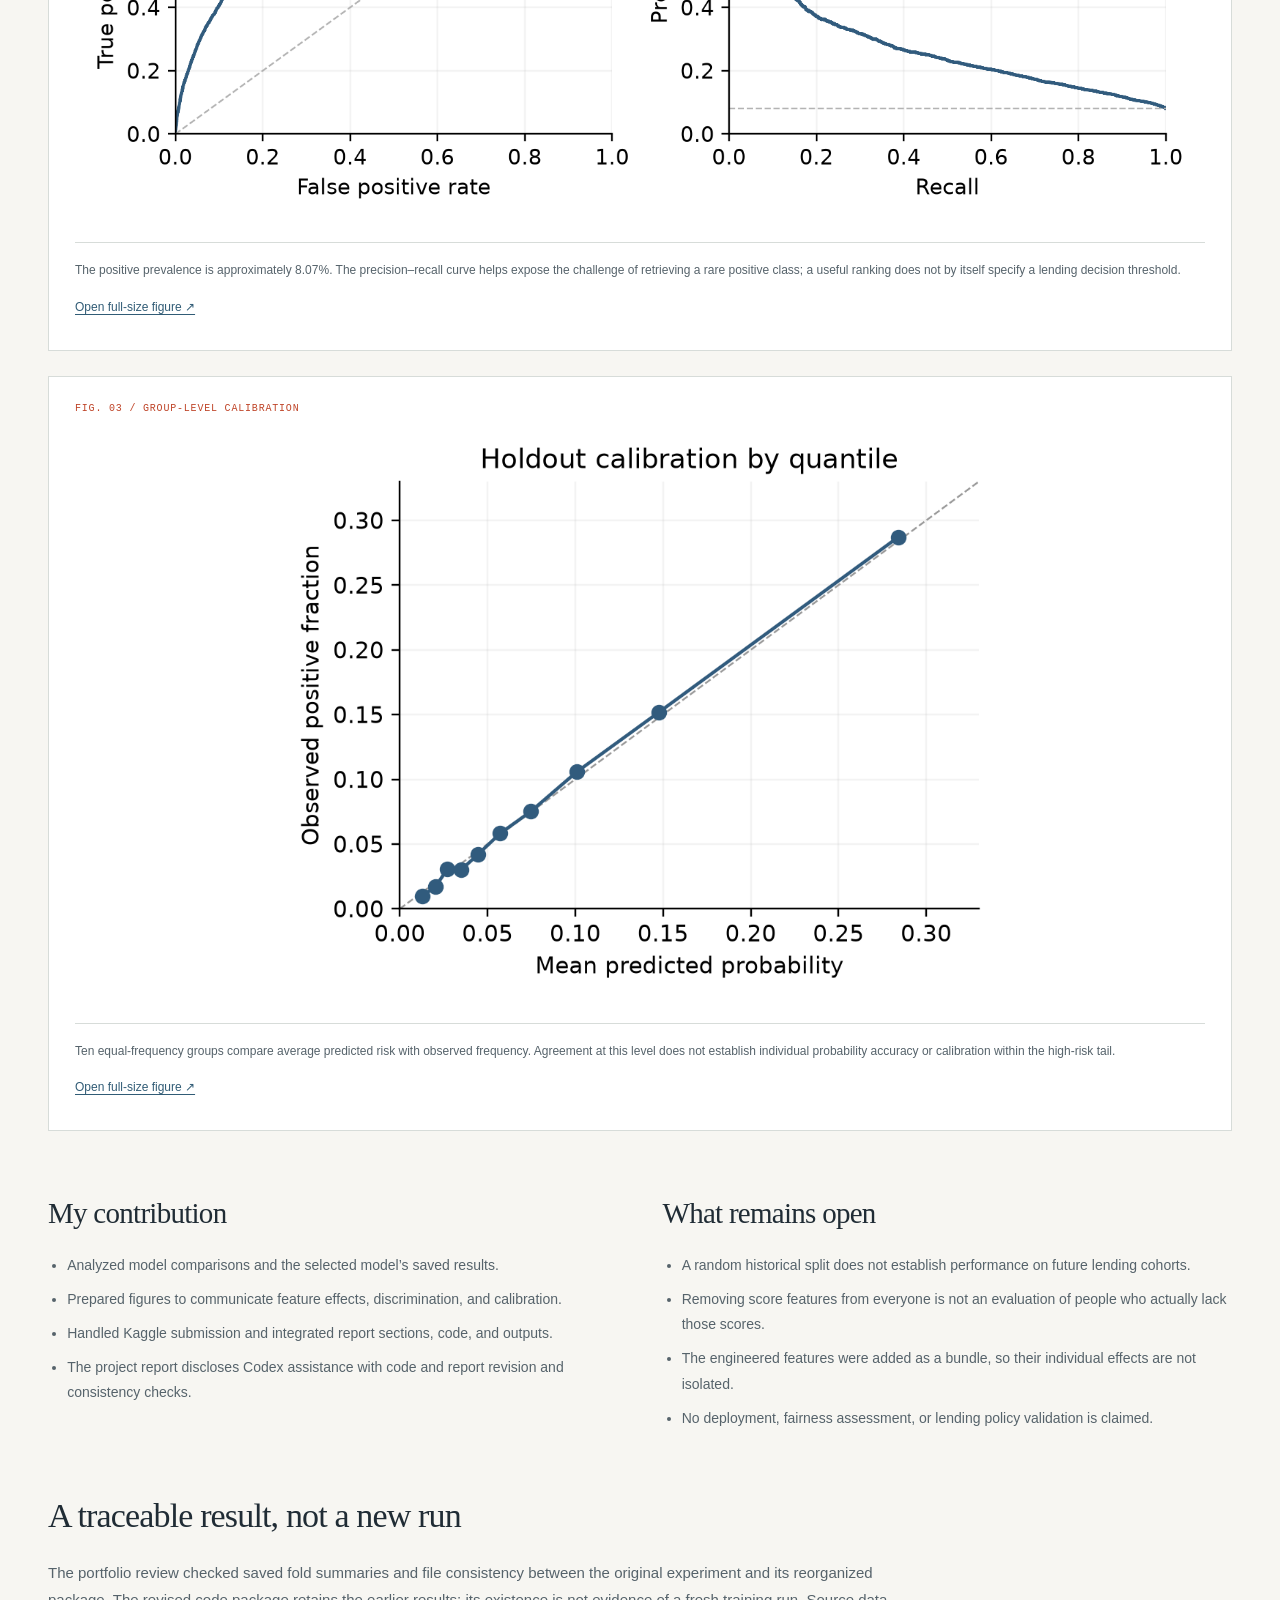
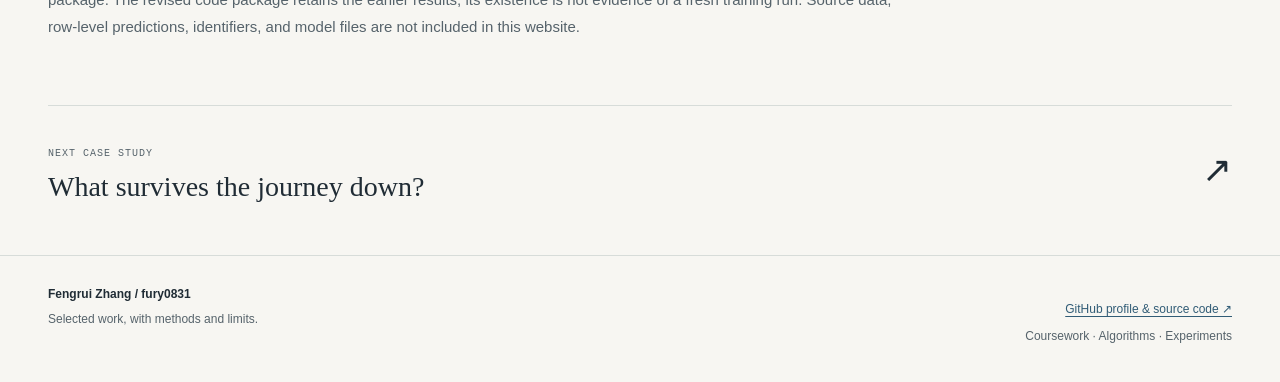
<file: projects/home-credit.html>
<!doctype html>
<html lang="en"><head>
<meta charset="utf-8"><meta name="viewport" content="width=device-width, initial-scale=1">
<meta name="color-scheme" content="light">
<meta name="description" content="Team Home Credit course project: model comparisons, feature ablations, holdout analysis, and Fengrui Zhang’s contribution to results and figures." data-en="Team Home Credit course project: model comparisons, feature ablations, holdout analysis, and Fengrui Zhang’s contribution to results and figures." data-zh="Home Credit 团队课程项目：模型对照、特征消融和 holdout 分析，以及 Fengrui Zhang 在结果与图表方面的贡献。">
<title>Home Credit analysis — Fengrui Zhang</title>
<link rel="icon" type="image/svg+xml" href="../assets/favicon.svg">
<link rel="stylesheet" href="../styles.css"><script src="../app.js" defer></script>
</head><body data-title-en="Home Credit analysis — Fengrui Zhang" data-title-zh="Home Credit 结果分析 — Fengrui Zhang">
<a class="skip" href="#main"><span data-lang="en" lang="en">Skip to content</span><span data-lang="zh" lang="zh-CN">跳至正文</span></a>
<header class="site-header"><div class="wrap header-inner">
<a class="brand" href="../index.html" aria-label="Fengrui Zhang — home" data-label-en="Fengrui Zhang — home" data-label-zh="Fengrui Zhang — 首页"><span class="brand-mark" aria-hidden="true">fz</span><span class="brand-name">Fengrui Zhang</span></a>
<nav class="main-nav" id="main-nav" aria-label="Main navigation" data-label-en="Main navigation" data-label-zh="主导航">
<a href="../index.html#work"><span data-lang="en" lang="en">Selected work</span><span data-lang="zh" lang="zh-CN">精选项目</span></a><a href="../index.html#approach"><span data-lang="en" lang="en">Approach</span><span data-lang="zh" lang="zh-CN">研究方法</span></a><a href="../index.html#coursework"><span data-lang="en" lang="en">Course notes</span><span data-lang="zh" lang="zh-CN">课程专题</span></a>
</nav>
<button class="lang-toggle" type="button" data-language-toggle aria-label="切换为中文" lang="zh-CN">中文</button>
<button class="menu-toggle" type="button" data-menu-toggle aria-controls="main-nav" aria-expanded="false" aria-label="Open or close navigation"><svg width="20" height="20" viewBox="0 0 20 20" aria-hidden="true"><path d="M2 5h16M2 10h16M2 15h16" stroke="currentColor" stroke-width="1.5"/></svg></button>
</div></header>
<noscript><p class="no-js-message">This page is available in English without JavaScript. Enable JavaScript for the Chinese translation and mobile menu. / 开启 JavaScript 可使用中文切换与手机导航。</p></noscript>
<main id="main" class="wrap" tabindex="-1"><a class="back-link" href="../index.html#work"><span aria-hidden="true">←</span><span data-lang="en" lang="en">All selected work</span><span data-lang="zh" lang="zh-CN">返回精选项目</span></a><div class="case-hero"><div class="eyebrow">03 / <span data-lang="en" lang="en">Applied machine learning / team project</span><span data-lang="zh" lang="zh-CN">应用机器学习 / 团队项目</span></div><h1><span data-lang="en" lang="en">What actually improves<br>risk prediction?</span><span data-lang="zh" lang="zh-CN">什么真正改善了<br>风险预测？</span></h1><p class="case-lead"><span data-lang="en" lang="en">Seven configurations, shared validation folds, and a separate holdout. The focus is on understanding the contribution of models and features.</span><span data-lang="zh" lang="zh-CN">七种配置、共用验证划分和独立留出集。重点是理解模型与特征各自带来的贡献。</span></p><div class="case-tags"><span class="tag">Python</span><span class="tag">scikit-learn</span><span class="tag">LightGBM</span><span class="tag">Ablation analysis</span></div></div><div class="case-overview"><div><div class="label"><span data-lang="en" lang="en">The question</span><span data-lang="zh" lang="zh-CN">研究问题</span></div><p><span data-lang="en" lang="en">Do boosted trees improve on logistic regression? What do engineered application features, bureau history, and external scores add?</span><span data-lang="zh" lang="zh-CN">提升树是否优于逻辑回归？申请派生特征、征信历史和外部评分分别增加了什么信息？</span></p></div><div class="case-role"><div class="label"><span data-lang="en" lang="en">Contribution & context</span><span data-lang="zh" lang="zh-CN">贡献与背景</span></div><p><span data-lang="en" lang="en">This was a team course project. My responsibilities were results analysis, figures, Kaggle submission, and integration of the report, code, and saved outputs. Model training and pipeline implementation were team work.</span><span data-lang="zh" lang="zh-CN">这是团队课程项目。我负责结果分析、图表、Kaggle 提交，以及报告、代码和已有输出的整合。训练与流水线实现属于团队工作。</span></p><a class="figure-link" href="https://github.com/fury0831/home-credit-risk"><span data-lang="en" lang="en">View source on GitHub ↗</span><span data-lang="zh" lang="zh-CN">查看 GitHub 源码 ↗</span></a></div></div><section class="case-section" aria-labelledby="credit-design"><h2 id="credit-design"><span data-lang="en" lang="en">A comparison designed to be interpretable</span><span data-lang="zh" lang="zh-CN">能够解释差异的对照设计</span></h2><p><span data-lang="en" lang="en">The archived experiment uses 307,511 labelled applications and bureau history. A stratified 20% holdout is separated from the development set. Seven fixed configurations share five development folds, with preprocessing fitted inside each training fold. The selected model is evaluated on the 61,503-application holdout.</span><span data-lang="zh" lang="zh-CN">已有实验使用 307,511 条有标签申请和征信历史，先分层留出 20% 作为 holdout。七种固定配置共用开发集五折划分，预处理在各训练折内拟合。选中的模型在 61,503 条申请的 holdout 上评估。</span></p><div class="metrics"><div class="metric"><strong>0.7726</strong><p><span data-lang="en" lang="en">Saved holdout ROC-AUC</span><span data-lang="zh" lang="zh-CN">已有 holdout ROC-AUC</span></p></div><div class="metric"><strong>0.2685</strong><p><span data-lang="en" lang="en">Saved holdout average precision</span><span data-lang="zh" lang="zh-CN">已有 holdout 平均精确率</span></p></div><div class="metric"><strong>0.0667</strong><p><span data-lang="en" lang="en">Saved holdout Brier score</span><span data-lang="zh" lang="zh-CN">已有 holdout Brier 分数</span></p></div></div><p class="evidence-note"><span data-lang="en" lang="en">These holdout scores are local validation results from the archived experiment. The model was not retrained for this portfolio.</span><span data-lang="zh" lang="zh-CN">这些 holdout 分数来自已有实验的本地验证记录。制作作品集时未重训模型。</span></p></section>
<section class="case-section" aria-labelledby="credit-kaggle"><h2 id="credit-kaggle"><span data-lang="en" lang="en">Kaggle late submission</span><span data-lang="zh" lang="zh-CN">Kaggle 赛后提交</span></h2><div class="metrics"><div class="metric"><strong>0.77088</strong><p><span data-lang="en" lang="en">Public score shown in the screenshot</span><span data-lang="zh" lang="zh-CN">截图中的 Public Score</span></p></div><div class="metric"><strong>0.76731</strong><p><span data-lang="en" lang="en">Private score shown in the screenshot</span><span data-lang="zh" lang="zh-CN">截图中的 Private Score</span></p></div><div class="metric"><strong>Late</strong><p><span data-lang="en" lang="en">Submitted after the competition deadline</span><span data-lang="zh" lang="zh-CN">在竞赛截止时间后提交</span></p></div></div><p><span data-lang="en" lang="en">A user-provided Kaggle submission-page screenshot shows these public and private scores for a late submission to Home Credit Default Risk. The values and labels were checked in the image; this was not a live account check.</span><span data-lang="zh" lang="zh-CN">用户提供的 Kaggle 提交页截图显示，Home Credit Default Risk 的赛后提交获得上述 Public 和 Private 分数。已核对图片中的标签与数值；这不是实时登录账户核验。</span></p><p class="evidence-note"><span data-lang="en" lang="en">The screenshot does not establish a competition rank, an award, an in-competition result, or a link to an exact local model version. The original screenshot is not published here.</span><span data-lang="zh" lang="zh-CN">截图不证明竞赛名次、获奖或比赛期间成绩，也无法与确切的本地模型版本绑定。原截图不在此公开。</span></p></section>
<section class="case-section" aria-labelledby="credit-gains"><h2 id="credit-gains"><span data-lang="en" lang="en">External scores have the largest tested effect</span><span data-lang="zh" lang="zh-CN">外部评分带来的变化最大</span></h2><p><span data-lang="en" lang="en">Adding bureau history yields a modest, consistent gain beyond engineered application features. Removing external scores and their summaries produces the largest AUC change among the tested comparisons.</span><span data-lang="zh" lang="zh-CN">在申请派生特征基础上加入征信历史，带来幅度较小但方向一致的改善。移除外部评分及其汇总后，AUC 变化在已测试的对照中最大。</span></p><figure class="evidence"><div class="figure-label"><span data-lang="en" lang="en">FIG. 01 / PAIRED FEATURE & MODEL COMPARISONS</span><span data-lang="zh" lang="zh-CN">图 01 / 配对特征与模型对照</span></div><img loading="eager" decoding="async" src="../assets/credit-feature-gains.png" alt="Five paired ROC-AUC comparisons show external scores with the largest gain, approximately 0.0500; bureau history adds approximately 0.0045." data-alt-en="Five paired ROC-AUC comparisons show external scores with the largest gain, approximately 0.0500; bureau history adds approximately 0.0045." data-alt-zh="五项配对 ROC-AUC 对照中，外部评分增益约为 0.0500，最大；加入征信历史的增益约为 0.0045。"><figcaption><span data-lang="en" lang="en">Points show mean differences on the same validation folds; bars show the minimum–maximum fold range, not confidence intervals. All five comparisons are positive in each of the five folds. Overlapping training sets mean the folds are not independent replications.</span><span data-lang="zh" lang="zh-CN">点表示相同验证折上的平均差值；横线表示五折最小到最大范围，不是置信区间。五项对照在各折均为正差值，但训练集重叠，因此五折不是独立重复实验。</span><br><a class="figure-link" href="../assets/credit-feature-gains.png" target="_blank" rel="noopener"><span data-lang="en" lang="en">Open full-size figure ↗</span><span data-lang="zh" lang="zh-CN">查看原尺寸图表 ↗</span></a></figcaption></figure><div class="table-wrap"><table class="result-table"><thead><tr><th scope="col"><span data-lang="en" lang="en">Comparison</span><span data-lang="zh" lang="zh-CN">对照</span></th><th scope="col"><span data-lang="en" lang="en">Mean ΔAUC</span><span data-lang="zh" lang="zh-CN">平均 ΔAUC</span></th></tr></thead><tbody><tr><td><span data-lang="en" lang="en">Raw LightGBM over raw logistic regression</span><span data-lang="zh" lang="zh-CN">原始特征 LightGBM 相对逻辑回归</span></td><td>+0.0094</td></tr><tr><td><span data-lang="en" lang="en">Engineered feature bundle added to LightGBM</span><span data-lang="zh" lang="zh-CN">LightGBM 加入派生特征包</span></td><td>+0.0078</td></tr><tr><td><span data-lang="en" lang="en">Bureau history added to engineered LightGBM</span><span data-lang="zh" lang="zh-CN">派生特征 LightGBM 加入征信历史</span></td><td>+0.0045</td></tr><tr><td><span data-lang="en" lang="en">External scores retained versus removed</span><span data-lang="zh" lang="zh-CN">保留相对移除外部评分及汇总</span></td><td>+0.0500</td></tr></tbody></table></div></section>
<section class="case-section" aria-labelledby="credit-holdout"><h2 id="credit-holdout"><span data-lang="en" lang="en">Ranking quality is only part of the picture</span><span data-lang="zh" lang="zh-CN">排序表现只是评估的一部分</span></h2><figure class="evidence"><div class="figure-label"><span data-lang="en" lang="en">FIG. 02 / HOLDOUT DISCRIMINATION</span><span data-lang="zh" lang="zh-CN">图 02 / HOLDOUT 区分能力</span></div><img loading="eager" decoding="async" src="../assets/credit-holdout-curves.png" alt="Saved holdout ROC and precision–recall curves with ROC-AUC 0.7726 and average precision 0.2685." data-alt-en="Saved holdout ROC and precision–recall curves with ROC-AUC 0.7726 and average precision 0.2685." data-alt-zh="已有 holdout 的 ROC 与精确率—召回率曲线，ROC-AUC 为 0.7726，平均精确率为 0.2685。"><figcaption><span data-lang="en" lang="en">The positive prevalence is approximately 8.07%. The precision–recall curve helps expose the challenge of retrieving a rare positive class; a useful ranking does not by itself specify a lending decision threshold.</span><span data-lang="zh" lang="zh-CN">正类比例约为 8.07%。精确率—召回率曲线呈现了识别稀少正类的困难；有用的排序本身并不能决定贷款决策阈值。</span><br><a class="figure-link" href="../assets/credit-holdout-curves.png" target="_blank" rel="noopener"><span data-lang="en" lang="en">Open full-size figure ↗</span><span data-lang="zh" lang="zh-CN">查看原尺寸图表 ↗</span></a></figcaption></figure><figure class="evidence"><div class="figure-label"><span data-lang="en" lang="en">FIG. 03 / GROUP-LEVEL CALIBRATION</span><span data-lang="zh" lang="zh-CN">图 03 / 分组校准</span></div><img loading="eager" decoding="async" src="../assets/credit-calibration.png" alt="Predicted and observed risk agree approximately across ten equal-frequency holdout groups." data-alt-en="Predicted and observed risk agree approximately across ten equal-frequency holdout groups." data-alt-zh="十个等频 holdout 分组的平均预测风险与实际正类比例大致接近。"><figcaption><span data-lang="en" lang="en">Ten equal-frequency groups compare average predicted risk with observed frequency. Agreement at this level does not establish individual probability accuracy or calibration within the high-risk tail.</span><span data-lang="zh" lang="zh-CN">十个等频分组比较平均预测风险与观察频率。分组层面的接近不代表每个样本的概率都准确，也不证明高风险尾部已良好校准。</span><br><a class="figure-link" href="../assets/credit-calibration.png" target="_blank" rel="noopener"><span data-lang="en" lang="en">Open full-size figure ↗</span><span data-lang="zh" lang="zh-CN">查看原尺寸图表 ↗</span></a></figcaption></figure></section><section class="case-section case-two-col"><div><h2><span data-lang="en" lang="en">My contribution</span><span data-lang="zh" lang="zh-CN">我的贡献</span></h2><ul><li><span data-lang="en" lang="en">Analyzed model comparisons and the selected model’s saved results.</span><span data-lang="zh" lang="zh-CN">分析模型对照和选中模型的已有结果。</span></li><li><span data-lang="en" lang="en">Prepared figures to communicate feature effects, discrimination, and calibration.</span><span data-lang="zh" lang="zh-CN">准备图表，解释特征影响、区分能力与校准表现。</span></li><li><span data-lang="en" lang="en">Handled Kaggle submission and integrated report sections, code, and outputs.</span><span data-lang="zh" lang="zh-CN">负责 Kaggle 提交，并整合报告章节、代码和输出。</span></li><li><span data-lang="en" lang="en">The project report discloses Codex assistance with code and report revision and consistency checks.</span><span data-lang="zh" lang="zh-CN">项目报告披露 Codex 辅助代码、报告修订与一致性检查。</span></li></ul></div><div><h2><span data-lang="en" lang="en">What remains open</span><span data-lang="zh" lang="zh-CN">仍未解决的问题</span></h2><ul><li><span data-lang="en" lang="en">A random historical split does not establish performance on future lending cohorts.</span><span data-lang="zh" lang="zh-CN">历史数据的随机划分不能证明对未来贷款群体的表现。</span></li><li><span data-lang="en" lang="en">Removing score features from everyone is not an evaluation of people who actually lack those scores.</span><span data-lang="zh" lang="zh-CN">对全体样本移除评分特征，不等于评估实际缺少评分的人群。</span></li><li><span data-lang="en" lang="en">The engineered features were added as a bundle, so their individual effects are not isolated.</span><span data-lang="zh" lang="zh-CN">派生特征以组合形式加入，尚未分离每项特征的作用。</span></li><li><span data-lang="en" lang="en">No deployment, fairness assessment, or lending policy validation is claimed.</span><span data-lang="zh" lang="zh-CN">本项目不声称已上线，也未完成公平性或放贷策略验证。</span></li></ul></div></section>
<section class="case-section"><h2><span data-lang="en" lang="en">A traceable result, not a new run</span><span data-lang="zh" lang="zh-CN">结果可追溯，不等于重新运行</span></h2><p><span data-lang="en" lang="en">The portfolio review checked saved fold summaries and file consistency between the original experiment and its reorganized package. The revised code package retains the earlier results; its existence is not evidence of a fresh training run. Source data, row-level predictions, identifiers, and model files are not included in this website.</span><span data-lang="zh" lang="zh-CN">作品集审阅核对了已有逐折汇总，以及原始实验和整理版本之间的文件一致性。修订代码包沿用了先前结果，不能据此视为一次新训练。网站不包含源数据、逐行预测、样本标识或模型文件。</span></p></section><a class="next-project" href="space-dust.html"><div><small><span data-lang="en" lang="en">Next case study</span><span data-lang="zh" lang="zh-CN">下一个案例</span></small><h2><span data-lang="en" lang="en">What survives the journey down?</span><span data-lang="zh" lang="zh-CN">一粒宇宙尘埃，如何穿过大气？</span></h2></div><span class="next-arrow" aria-hidden="true">↗</span></a></main>
<footer class="site-footer"><div class="wrap footer-inner"><div><div class="footer-name">Fengrui Zhang <span aria-hidden="true">/</span> fury0831</div><div class="footer-note"><span data-lang="en" lang="en">Selected work, with methods and limits.</span><span data-lang="zh" lang="zh-CN">呈现作品，也说明方法与边界。</span></div></div><div class="footer-end"><a class="figure-link" href="https://github.com/fury0831"><span data-lang="en" lang="en">GitHub profile & source code ↗</span><span data-lang="zh" lang="zh-CN">GitHub 主页与源码 ↗</span></a><br><span data-lang="en" lang="en">Coursework · Algorithms · Experiments</span><span data-lang="zh" lang="zh-CN">课程研究 · 算法 · 实验</span></div></div></footer>
</body></html>
</file>
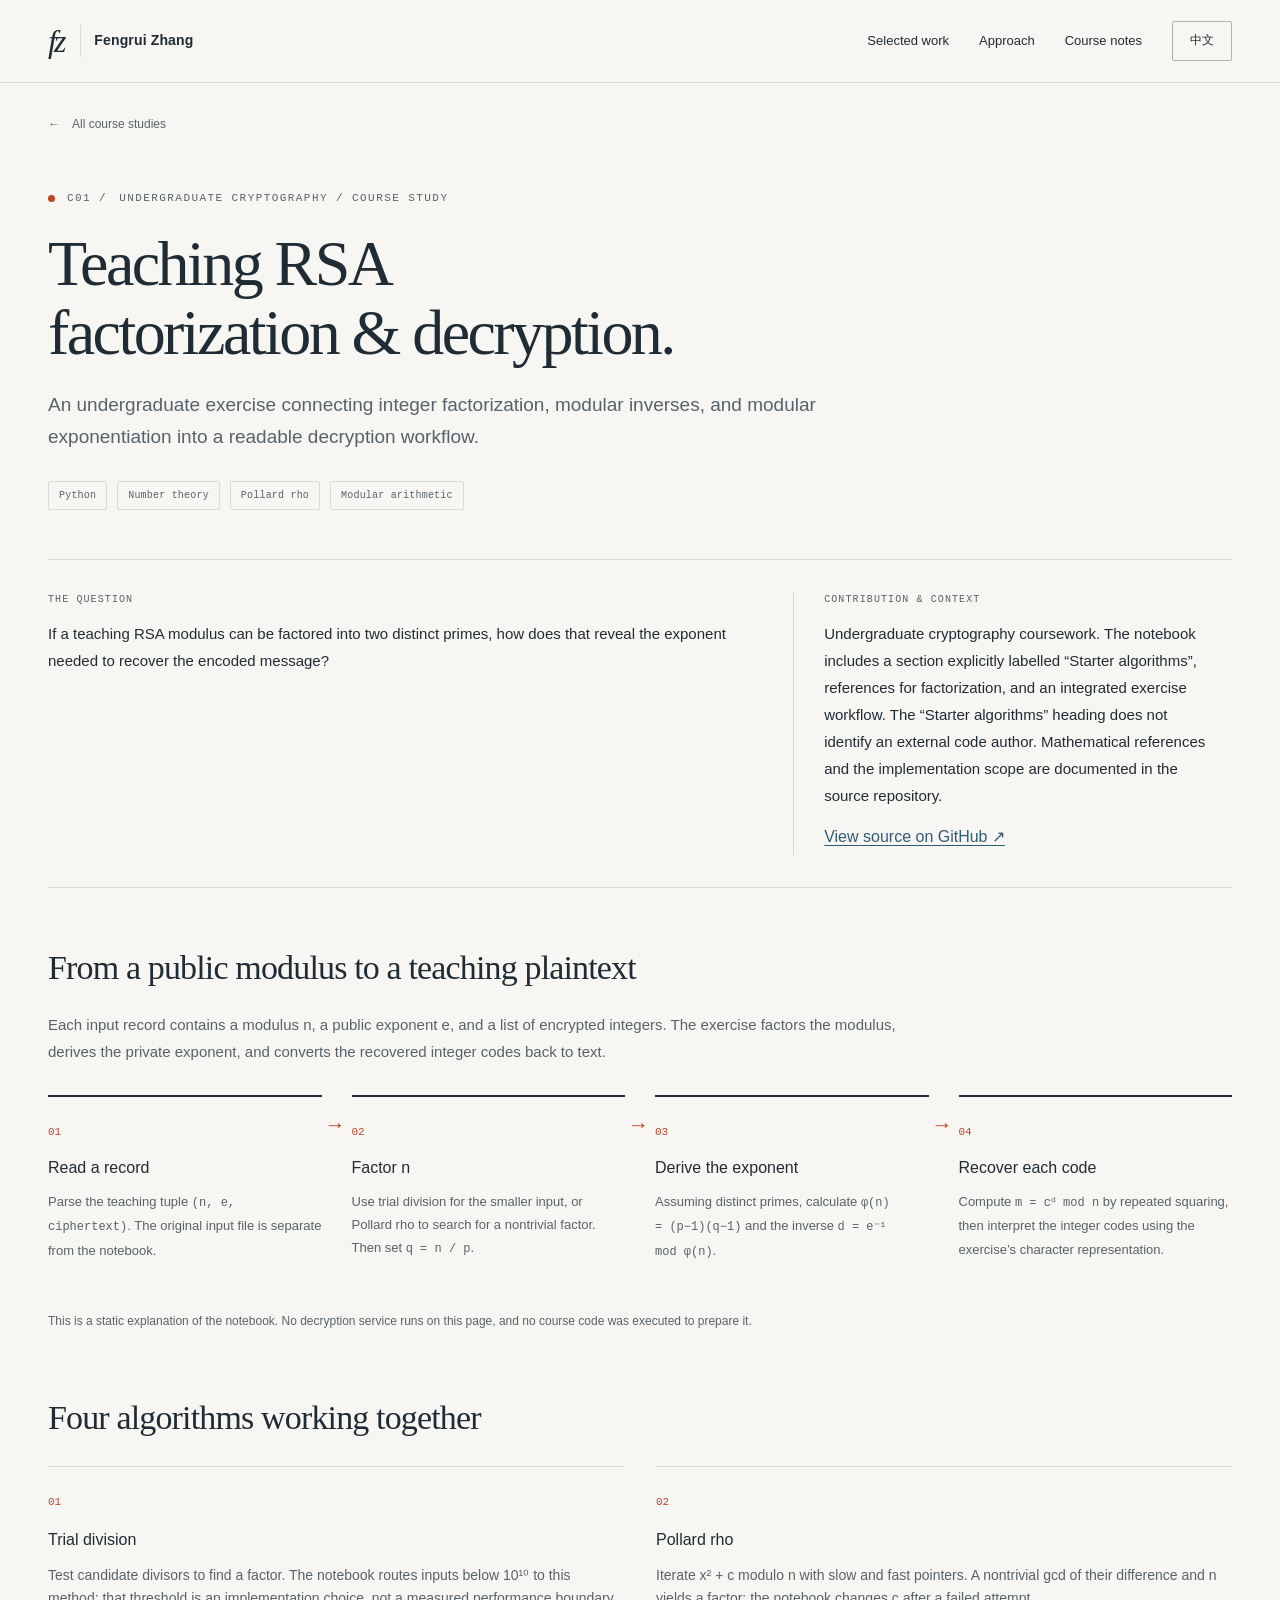
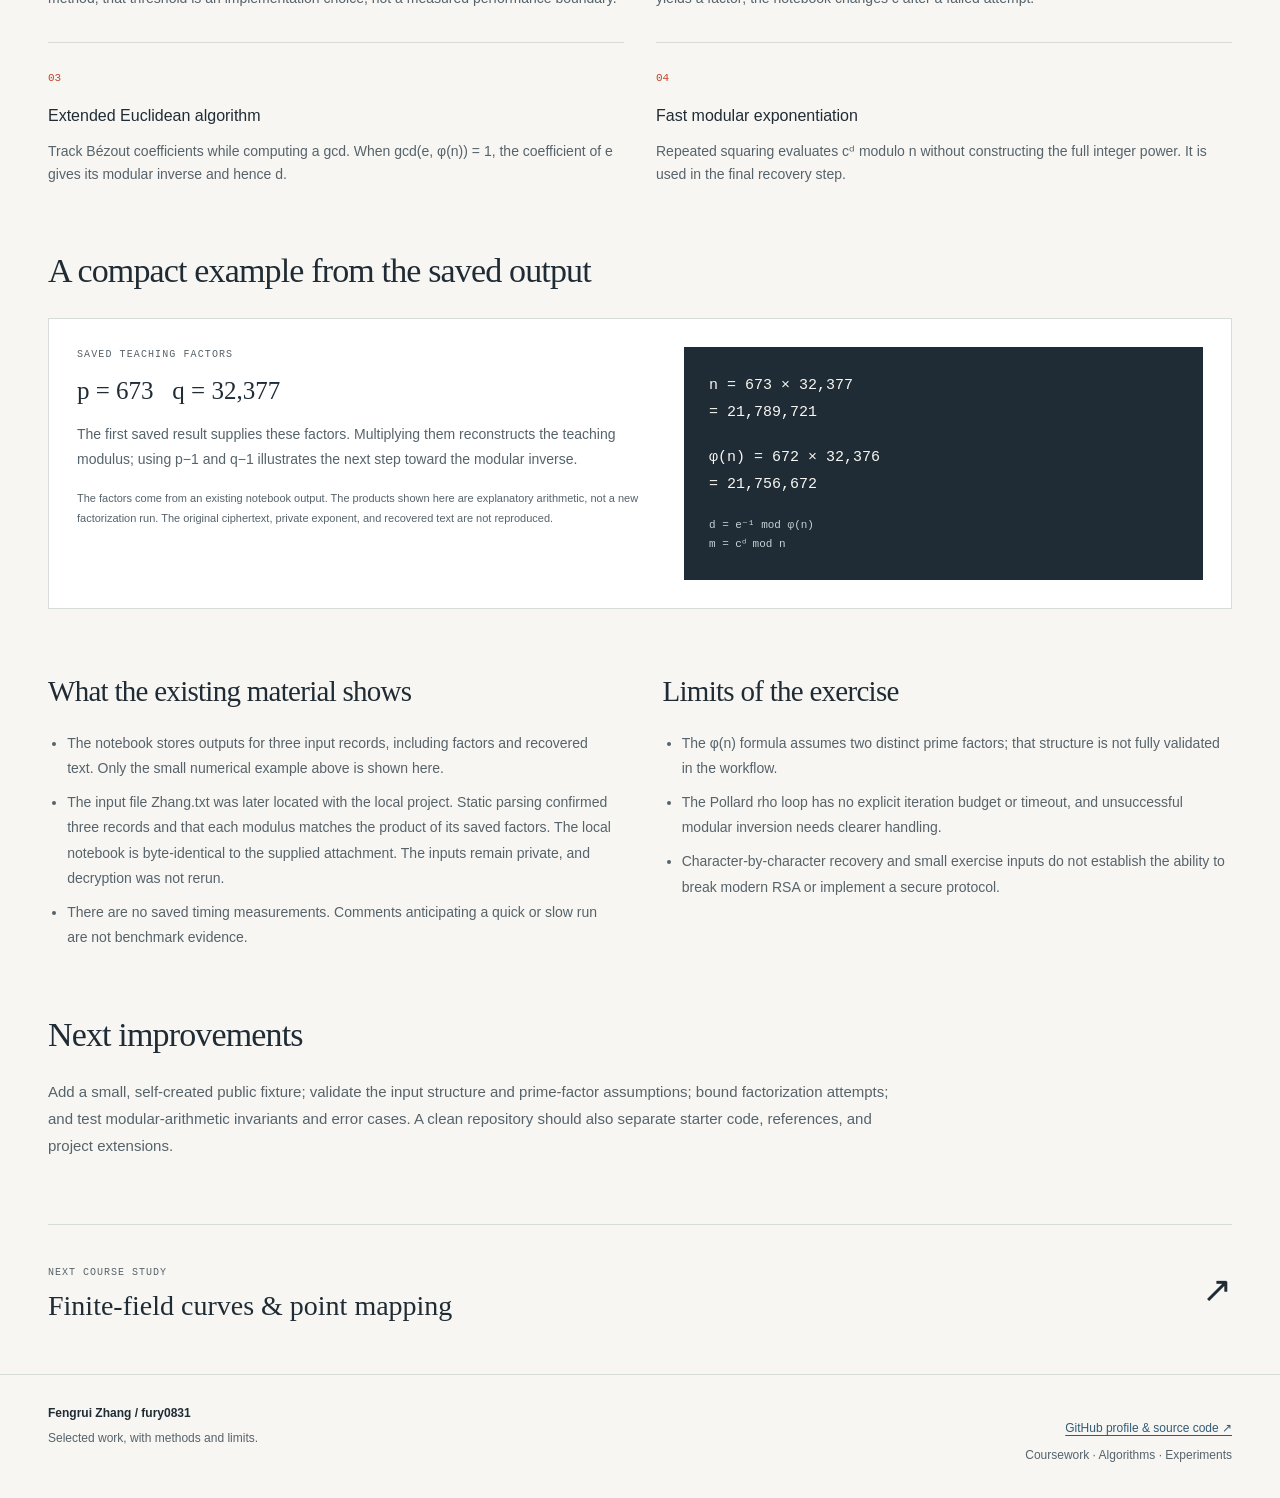
<file: projects/rsa.html>
<!doctype html>
<html lang="en"><head>
<meta charset="utf-8"><meta name="viewport" content="width=device-width, initial-scale=1">
<meta name="color-scheme" content="light">
<meta name="description" content="An undergraduate RSA exercise connecting trial division, Pollard rho, extended GCD and modular exponentiation, with a saved toy example and clear limits." data-en="An undergraduate RSA exercise connecting trial division, Pollard rho, extended GCD and modular exponentiation, with a saved toy example and clear limits." data-zh="本科 RSA 课程练习：试除、Pollard rho、扩展 GCD 与模幂，结合已有教学示例说明流程和局限。">
<title>Teaching RSA factorization and decryption — Fengrui Zhang</title>
<link rel="icon" type="image/svg+xml" href="../assets/favicon.svg">
<link rel="stylesheet" href="../styles.css"><script src="../app.js" defer></script>
</head><body data-title-en="Teaching RSA factorization and decryption — Fengrui Zhang" data-title-zh="教学 RSA 分解与解密 — Fengrui Zhang">
<a class="skip" href="#main"><span data-lang="en" lang="en">Skip to content</span><span data-lang="zh" lang="zh-CN">跳至正文</span></a>
<header class="site-header"><div class="wrap header-inner">
<a class="brand" href="../index.html" aria-label="Fengrui Zhang — home" data-label-en="Fengrui Zhang — home" data-label-zh="Fengrui Zhang — 首页"><span class="brand-mark" aria-hidden="true">fz</span><span class="brand-name">Fengrui Zhang</span></a>
<nav class="main-nav" id="main-nav" aria-label="Main navigation" data-label-en="Main navigation" data-label-zh="主导航">
<a href="../index.html#work"><span data-lang="en" lang="en">Selected work</span><span data-lang="zh" lang="zh-CN">精选项目</span></a><a href="../index.html#approach"><span data-lang="en" lang="en">Approach</span><span data-lang="zh" lang="zh-CN">研究方法</span></a><a href="../index.html#coursework"><span data-lang="en" lang="en">Course notes</span><span data-lang="zh" lang="zh-CN">课程专题</span></a>
</nav>
<button class="lang-toggle" type="button" data-language-toggle aria-label="切换为中文" lang="zh-CN">中文</button>
<button class="menu-toggle" type="button" data-menu-toggle aria-controls="main-nav" aria-expanded="false" aria-label="Open or close navigation"><svg width="20" height="20" viewBox="0 0 20 20" aria-hidden="true"><path d="M2 5h16M2 10h16M2 15h16" stroke="currentColor" stroke-width="1.5"/></svg></button>
</div></header>
<noscript><p class="no-js-message">This page is available in English without JavaScript. Enable JavaScript for the Chinese translation and mobile menu. / 开启 JavaScript 可使用中文切换与手机导航。</p></noscript>
<main id="main" class="wrap" tabindex="-1"><a class="back-link" href="../index.html#coursework"><span aria-hidden="true">←</span><span data-lang="en" lang="en">All course studies</span><span data-lang="zh" lang="zh-CN">返回课程专题</span></a><div class="case-hero"><div class="eyebrow">C01 / <span data-lang="en" lang="en">Undergraduate cryptography / course study</span><span data-lang="zh" lang="zh-CN">本科密码学 / 课程专题</span></div><h1><span data-lang="en" lang="en">Teaching RSA<br>factorization & decryption.</span><span data-lang="zh" lang="zh-CN">教学 RSA<br>分解与解密。</span></h1><p class="case-lead"><span data-lang="en" lang="en">An undergraduate exercise connecting integer factorization, modular inverses, and modular exponentiation into a readable decryption workflow.</span><span data-lang="zh" lang="zh-CN">将整数分解、模逆与模幂串联为可理解的解密流程，是这项本科课程练习的目标。</span></p><div class="case-tags"><span class="tag">Python</span><span class="tag">Number theory</span><span class="tag">Pollard rho</span><span class="tag">Modular arithmetic</span></div></div><div class="case-overview"><div><div class="label"><span data-lang="en" lang="en">The question</span><span data-lang="zh" lang="zh-CN">研究问题</span></div><p><span data-lang="en" lang="en">If a teaching RSA modulus can be factored into two distinct primes, how does that reveal the exponent needed to recover the encoded message?</span><span data-lang="zh" lang="zh-CN">如果一个教学 RSA 模数能够分解为两个不同素数，如何据此求出恢复编码消息所需的指数？</span></p></div><div class="case-role"><div class="label"><span data-lang="en" lang="en">Contribution & context</span><span data-lang="zh" lang="zh-CN">贡献与背景</span></div><p><span data-lang="en" lang="en">Undergraduate cryptography coursework. The notebook includes a section explicitly labelled “Starter algorithms”, references for factorization, and an integrated exercise workflow. The “Starter algorithms” heading does not identify an external code author. Mathematical references and the implementation scope are documented in the source repository.</span><span data-lang="zh" lang="zh-CN">本科密码学课程作业。Notebook 明确包含“Starter algorithms”章节、分解方法参考资料与整合后的练习流程，“Starter algorithms”标题没有标明外部代码作者；源码仓库保留数学参考与实现范围说明。</span></p><a class="figure-link" href="https://github.com/fury0831/cryptography-coursework"><span data-lang="en" lang="en">View source on GitHub ↗</span><span data-lang="zh" lang="zh-CN">查看 GitHub 源码 ↗</span></a></div></div><section class="case-section" aria-labelledby="rsa-flow"><h2 id="rsa-flow"><span data-lang="en" lang="en">From a public modulus to a teaching plaintext</span><span data-lang="zh" lang="zh-CN">从公开模数到教学消息</span></h2><p><span data-lang="en" lang="en">Each input record contains a modulus n, a public exponent e, and a list of encrypted integers. The exercise factors the modulus, derives the private exponent, and converts the recovered integer codes back to text.</span><span data-lang="zh" lang="zh-CN">每条输入记录包含模数 n、公开指数 e 和一个密文整数列表。练习先分解模数，再求私有指数，最后把恢复的整数编码转换为文本。</span></p><ol class="algorithm-flow"><li><span class="flow-number">01</span><h3><span data-lang="en" lang="en">Read a record</span><span data-lang="zh" lang="zh-CN">读取一条记录</span></h3><p><span data-lang="en" lang="en">Parse the teaching tuple <code>(n, e, ciphertext)</code>. The original input file is separate from the notebook.</span><span data-lang="zh" lang="zh-CN">解析教学记录 <code>(n, e, ciphertext)</code>；原输入文件与 notebook 分开存放。</span></p></li><li><span class="flow-number">02</span><h3><span data-lang="en" lang="en">Factor n</span><span data-lang="zh" lang="zh-CN">分解 n</span></h3><p><span data-lang="en" lang="en">Use trial division for the smaller input, or Pollard rho to search for a nontrivial factor. Then set <code>q = n / p</code>.</span><span data-lang="zh" lang="zh-CN">对较小输入使用试除，或用 Pollard rho 寻找非平凡因子，再令 <code>q = n / p</code>。</span></p></li><li><span class="flow-number">03</span><h3><span data-lang="en" lang="en">Derive the exponent</span><span data-lang="zh" lang="zh-CN">求解指数</span></h3><p><span data-lang="en" lang="en">Assuming distinct primes, calculate <code>φ(n) = (p−1)(q−1)</code> and the inverse <code>d = e⁻¹ mod φ(n)</code>.</span><span data-lang="zh" lang="zh-CN">在两个因子为不同素数的假设下，计算 <code>φ(n) = (p−1)(q−1)</code> 与模逆 <code>d = e⁻¹ mod φ(n)</code>。</span></p></li><li><span class="flow-number">04</span><h3><span data-lang="en" lang="en">Recover each code</span><span data-lang="zh" lang="zh-CN">恢复各个编码</span></h3><p><span data-lang="en" lang="en">Compute <code>m = cᵈ mod n</code> by repeated squaring, then interpret the integer codes using the exercise’s character representation.</span><span data-lang="zh" lang="zh-CN">通过重复平方计算 <code>m = cᵈ mod n</code>，再按练习中的字符表示解释整数编码。</span></p></li></ol><p class="evidence-note"><span data-lang="en" lang="en">This is a static explanation of the notebook. No decryption service runs on this page, and no course code was executed to prepare it.</span><span data-lang="zh" lang="zh-CN">这是对 notebook 流程的静态解释。本页不运行解密服务，整理页面时也未执行课程代码。</span></p></section>
<section class="case-section" aria-labelledby="rsa-algorithms"><h2 id="rsa-algorithms"><span data-lang="en" lang="en">Four algorithms working together</span><span data-lang="zh" lang="zh-CN">四类算法如何配合</span></h2><div class="method-grid crypto-methods"><div class="method-item"><b>01</b><h3><span data-lang="en" lang="en">Trial division</span><span data-lang="zh" lang="zh-CN">试除</span></h3><p><span data-lang="en" lang="en">Test candidate divisors to find a factor. The notebook routes inputs below 10¹⁰ to this method; that threshold is an implementation choice, not a measured performance boundary.</span><span data-lang="zh" lang="zh-CN">逐个检验候选除数以寻找因子。Notebook 对小于 10¹⁰ 的输入采用此方法；这个阈值是实现选择，不是测量得到的性能分界。</span></p></div><div class="method-item"><b>02</b><h3><span data-lang="en" lang="en">Pollard rho</span><span data-lang="zh" lang="zh-CN">Pollard rho</span></h3><p><span data-lang="en" lang="en">Iterate x² + c modulo n with slow and fast pointers. A nontrivial gcd of their difference and n yields a factor; the notebook changes c after a failed attempt.</span><span data-lang="zh" lang="zh-CN">在模 n 下迭代 x² + c，使用快慢指针；两者差值与 n 的非平凡最大公因数给出因子。Notebook 在失败后调整 c 再试。</span></p></div><div class="method-item"><b>03</b><h3><span data-lang="en" lang="en">Extended Euclidean algorithm</span><span data-lang="zh" lang="zh-CN">扩展欧几里得算法</span></h3><p><span data-lang="en" lang="en">Track Bézout coefficients while computing a gcd. When gcd(e, φ(n)) = 1, the coefficient of e gives its modular inverse and hence d.</span><span data-lang="zh" lang="zh-CN">计算最大公因数的同时跟踪 Bézout 系数。当 gcd(e, φ(n)) = 1 时，e 的系数给出模逆，从而得到 d。</span></p></div><div class="method-item"><b>04</b><h3><span data-lang="en" lang="en">Fast modular exponentiation</span><span data-lang="zh" lang="zh-CN">快速模幂</span></h3><p><span data-lang="en" lang="en">Repeated squaring evaluates cᵈ modulo n without constructing the full integer power. It is used in the final recovery step.</span><span data-lang="zh" lang="zh-CN">重复平方在模 n 下计算 cᵈ，无需构造完整的大整数幂，用于最后的恢复步骤。</span></p></div></div></section>
<section class="case-section" aria-labelledby="rsa-example"><h2 id="rsa-example"><span data-lang="en" lang="en">A compact example from the saved output</span><span data-lang="zh" lang="zh-CN">已有输出中的一个小例子</span></h2><div class="crypto-example"><div><div class="label"><span data-lang="en" lang="en">Saved teaching factors</span><span data-lang="zh" lang="zh-CN">已保存的教学因子</span></div><h3>p = 673 &nbsp; q = 32,377</h3><p><span data-lang="en" lang="en">The first saved result supplies these factors. Multiplying them reconstructs the teaching modulus; using p−1 and q−1 illustrates the next step toward the modular inverse.</span><span data-lang="zh" lang="zh-CN">第一条已保存结果给出了这两个因子。相乘可还原教学模数；再使用 p−1 与 q−1，说明求模逆之前的下一步。</span></p><p class="example-source"><span data-lang="en" lang="en">The factors come from an existing notebook output. The products shown here are explanatory arithmetic, not a new factorization run. The original ciphertext, private exponent, and recovered text are not reproduced.</span><span data-lang="zh" lang="zh-CN">因子来自 notebook 已有输出；这里的乘积是说明性算术整理，并非新分解运行。本页不复制原密文、私有指数或恢复文本。</span></p></div><div class="formula-panel"><code>n = 673 × 32,377<br>= 21,789,721</code><code>φ(n) = 672 × 32,376<br>= 21,756,672</code><code class="formula-small">d = e⁻¹ mod φ(n)<br>m = cᵈ mod n</code></div></div></section>
<section class="case-section case-two-col"><div><h2><span data-lang="en" lang="en">What the existing material shows</span><span data-lang="zh" lang="zh-CN">已有材料能说明什么</span></h2><ul><li><span data-lang="en" lang="en">The notebook stores outputs for three input records, including factors and recovered text. Only the small numerical example above is shown here.</span><span data-lang="zh" lang="zh-CN">Notebook 保存了三条记录的因子和恢复文本等输出；此处只展示上面的简短数字例子。</span></li><li><span data-lang="en" lang="en">The input file Zhang.txt was later located with the local project. Static parsing confirmed three records and that each modulus matches the product of its saved factors. The local notebook is byte-identical to the supplied attachment. The inputs remain private, and decryption was not rerun.</span><span data-lang="zh" lang="zh-CN">随后在本地项目中找到了输入文件 Zhang.txt。静态解析确认有三条记录，各模数与已保存因子的乘积一致；本地 notebook 与原附件逐字节相同。输入文件不公开，本次未重新运行解密。</span></li><li><span data-lang="en" lang="en">There are no saved timing measurements. Comments anticipating a quick or slow run are not benchmark evidence.</span><span data-lang="zh" lang="zh-CN">没有保存耗时测量。“预计很快”或“预计很久”等注释不构成性能证据。</span></li></ul></div><div><h2><span data-lang="en" lang="en">Limits of the exercise</span><span data-lang="zh" lang="zh-CN">练习的局限</span></h2><ul><li><span data-lang="en" lang="en">The φ(n) formula assumes two distinct prime factors; that structure is not fully validated in the workflow.</span><span data-lang="zh" lang="zh-CN">φ(n) 的公式依赖两个不同素数的结构，流程尚未充分验证这一前提。</span></li><li><span data-lang="en" lang="en">The Pollard rho loop has no explicit iteration budget or timeout, and unsuccessful modular inversion needs clearer handling.</span><span data-lang="zh" lang="zh-CN">Pollard rho 循环没有明确的迭代预算或超时；模逆不存在的情况也需要更清晰的处理。</span></li><li><span data-lang="en" lang="en">Character-by-character recovery and small exercise inputs do not establish the ability to break modern RSA or implement a secure protocol.</span><span data-lang="zh" lang="zh-CN">逐字符恢复和小型练习输入，不能证明能够攻破现代 RSA，也不构成安全协议实现。</span></li></ul></div></section>
<section class="case-section" aria-labelledby="rsa-next"><h2 id="rsa-next"><span data-lang="en" lang="en">Next improvements</span><span data-lang="zh" lang="zh-CN">后续改进</span></h2><p><span data-lang="en" lang="en">Add a small, self-created public fixture; validate the input structure and prime-factor assumptions; bound factorization attempts; and test modular-arithmetic invariants and error cases. A clean repository should also separate starter code, references, and project extensions.</span><span data-lang="zh" lang="zh-CN">补充自造、可公开的小型输入，验证数据结构与素因子前提，为分解设置预算，并测试模运算不变量和错误情况。整理仓库时也应分清课程起始代码、参考来源与项目扩展。</span></p></section><a class="next-project" href="ecc.html"><div><small><span data-lang="en" lang="en">Next course study</span><span data-lang="zh" lang="zh-CN">下一个课程专题</span></small><h2><span data-lang="en" lang="en">Finite-field curves & point mapping</span><span data-lang="zh" lang="zh-CN">有限域椭圆曲线与点映射</span></h2></div><span class="next-arrow" aria-hidden="true">↗</span></a></main>
<footer class="site-footer"><div class="wrap footer-inner"><div><div class="footer-name">Fengrui Zhang <span aria-hidden="true">/</span> fury0831</div><div class="footer-note"><span data-lang="en" lang="en">Selected work, with methods and limits.</span><span data-lang="zh" lang="zh-CN">呈现作品，也说明方法与边界。</span></div></div><div class="footer-end"><a class="figure-link" href="https://github.com/fury0831"><span data-lang="en" lang="en">GitHub profile & source code ↗</span><span data-lang="zh" lang="zh-CN">GitHub 主页与源码 ↗</span></a><br><span data-lang="en" lang="en">Coursework · Algorithms · Experiments</span><span data-lang="zh" lang="zh-CN">课程研究 · 算法 · 实验</span></div></div></footer>
</body></html>
</file>
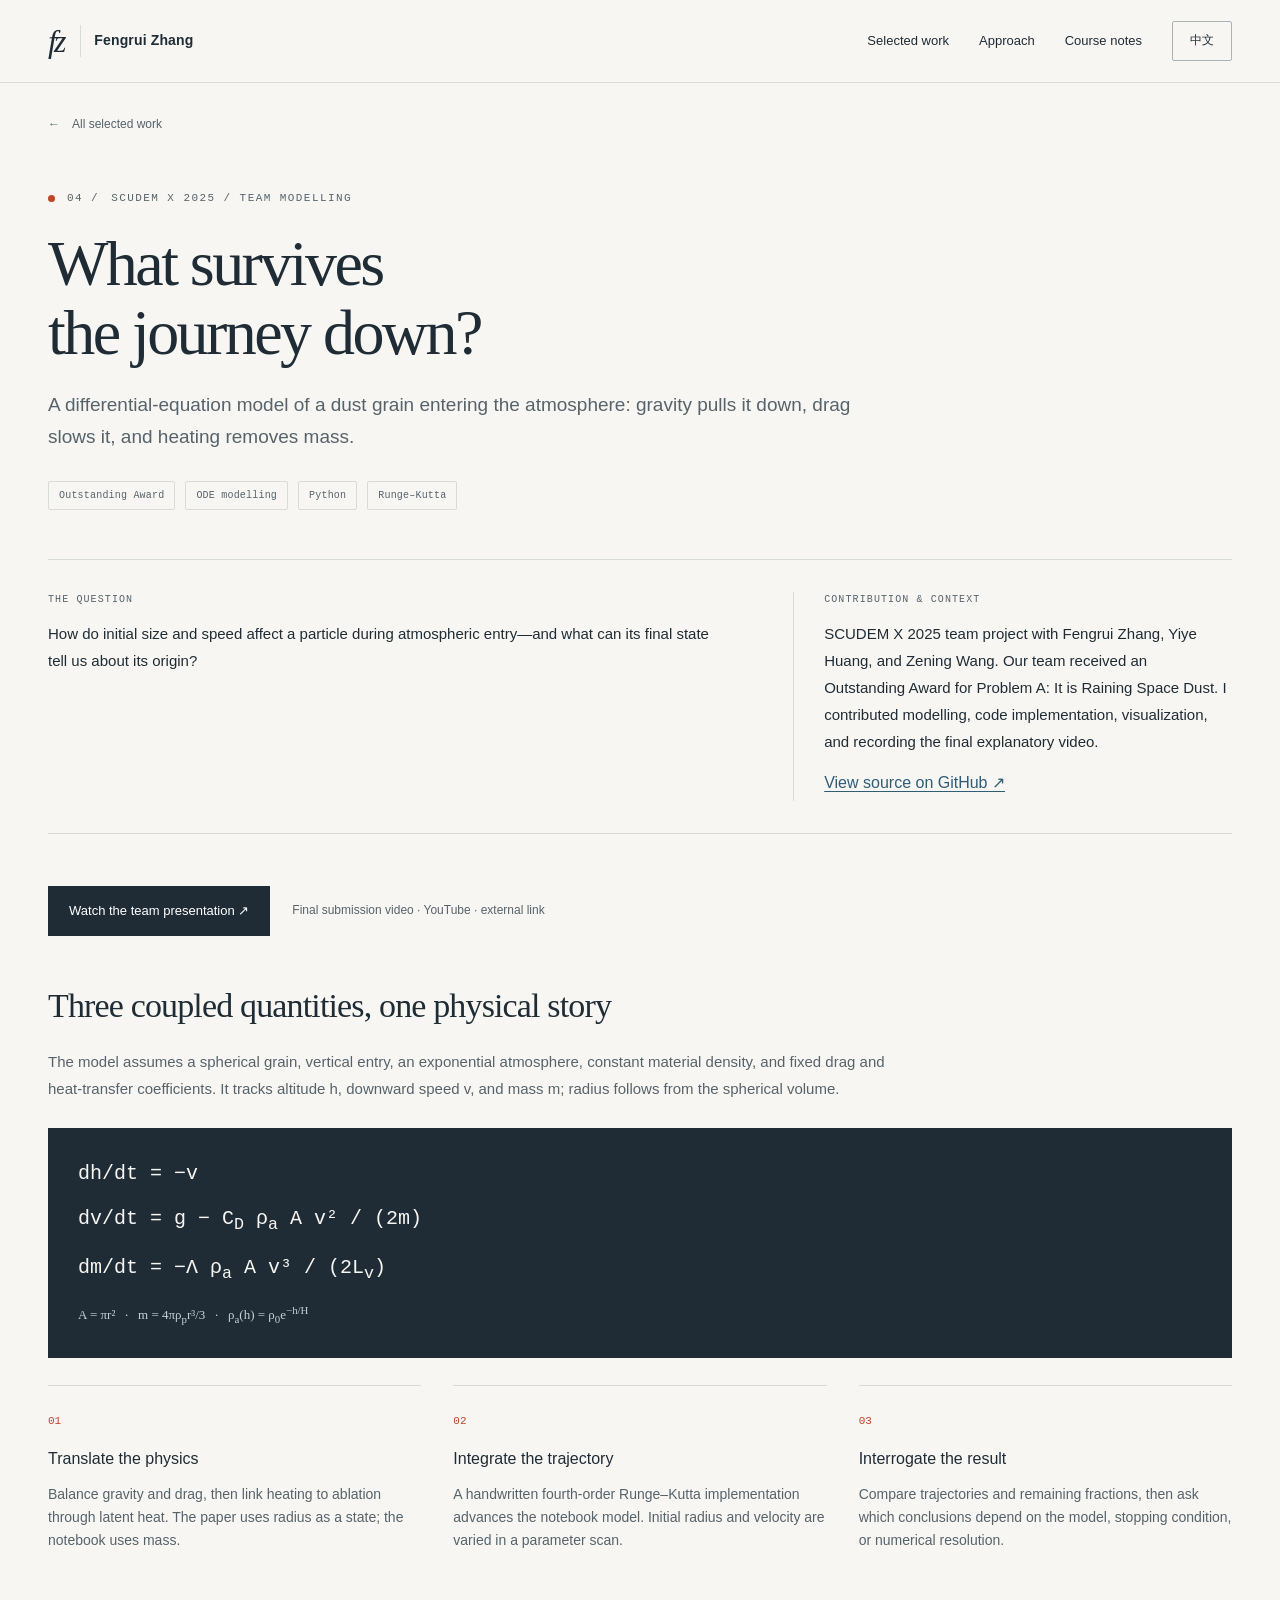
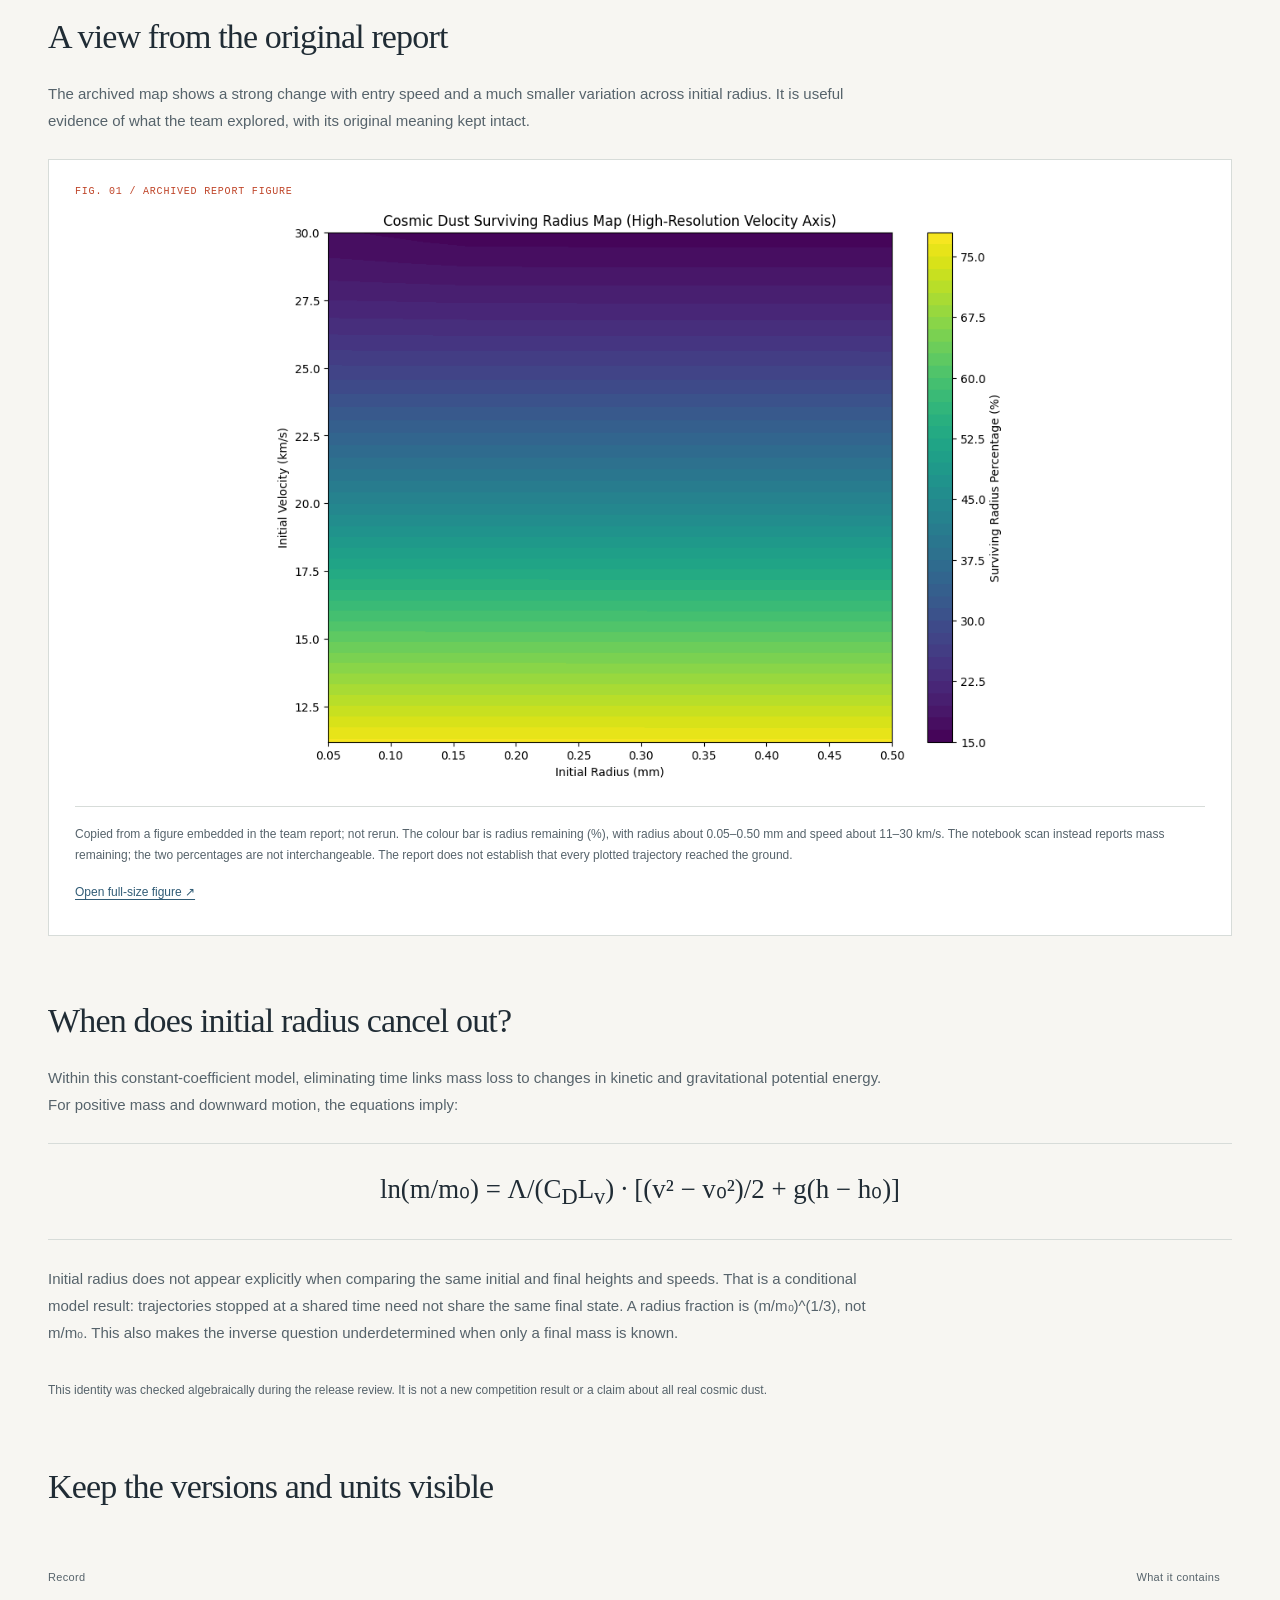
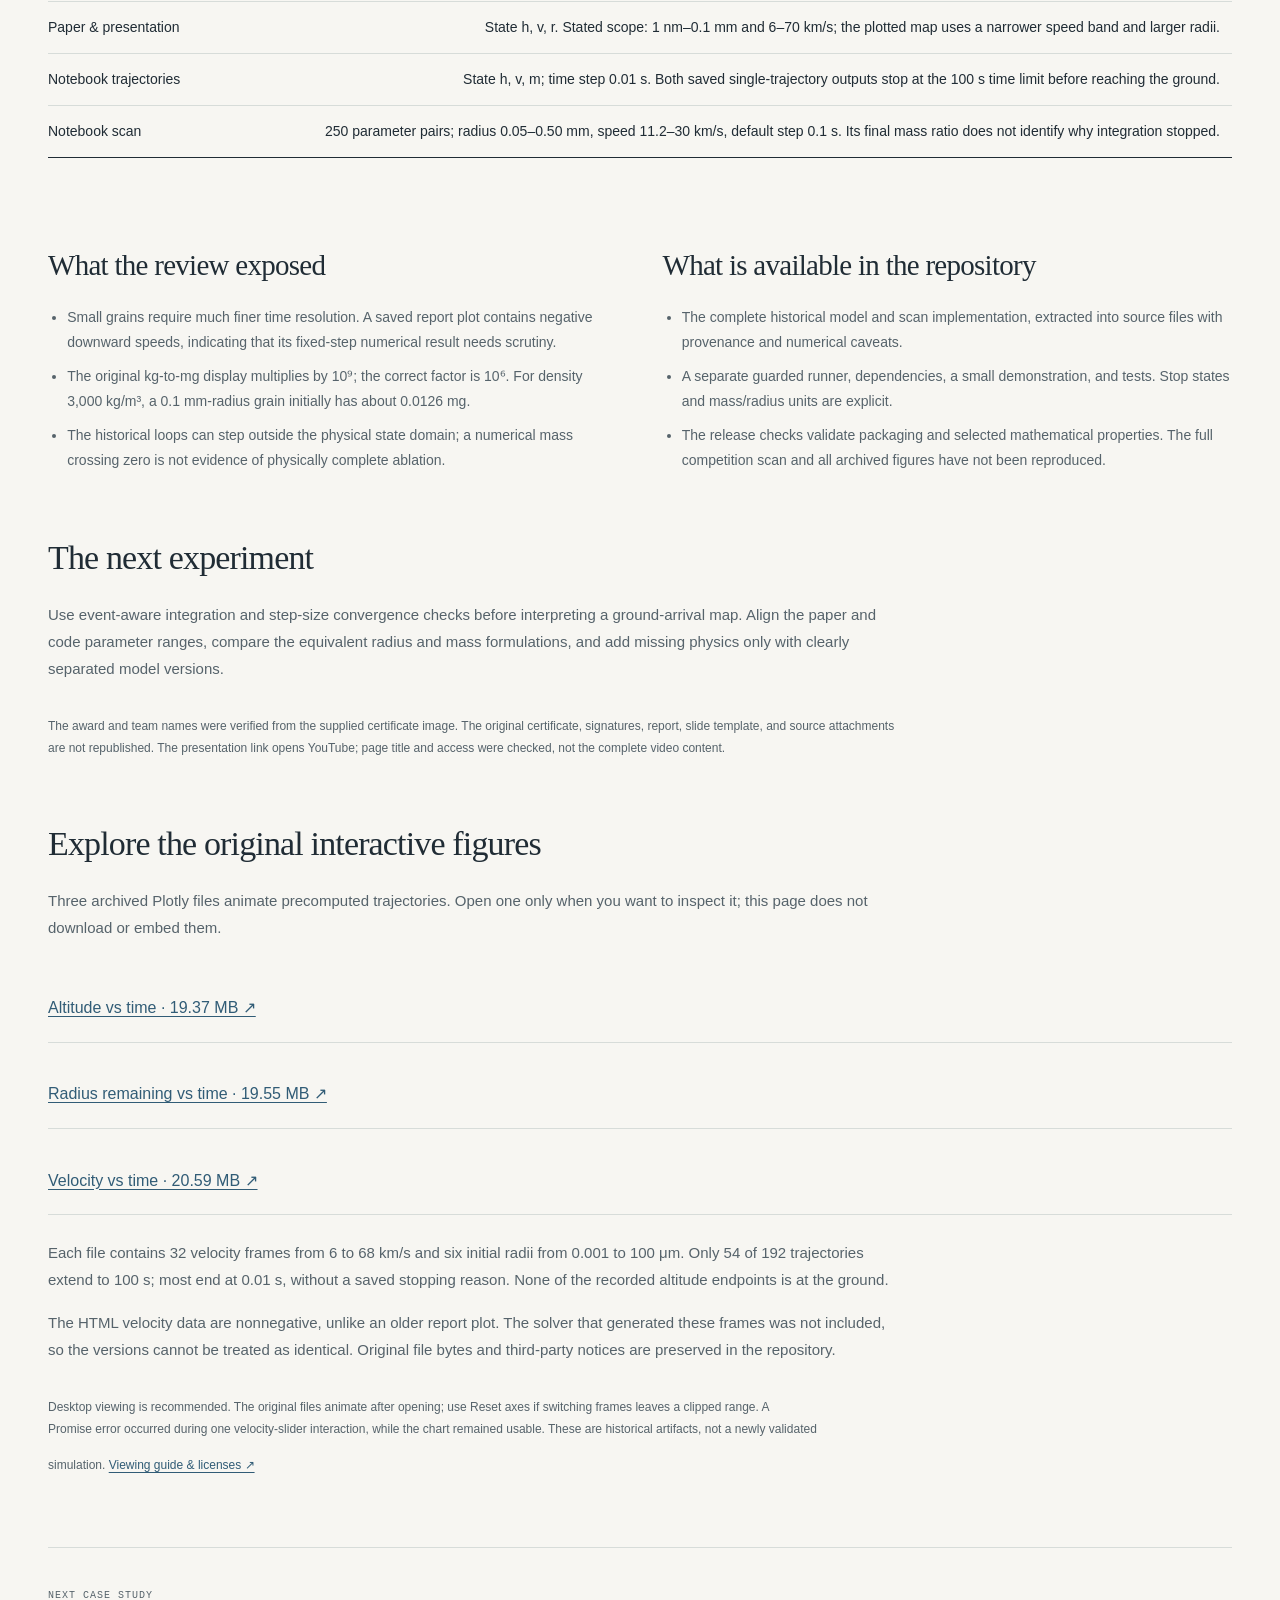
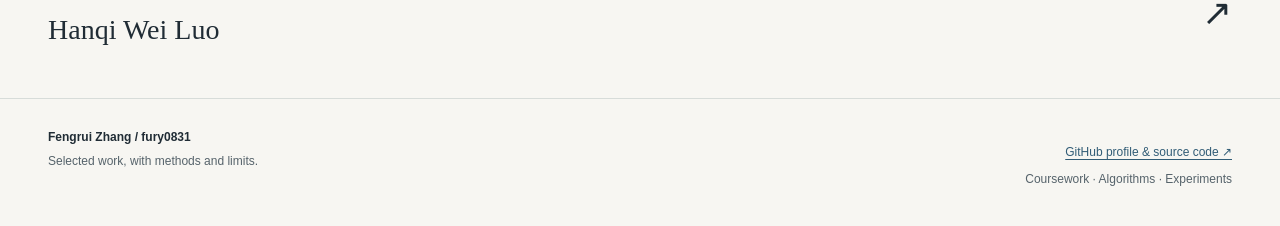
<file: projects/space-dust.html>
<!doctype html>
<html lang="en"><head>
<meta charset="utf-8"><meta name="viewport" content="width=device-width, initial-scale=1">
<meta name="color-scheme" content="light">
<meta name="description" content="SCUDEM X 2025 Outstanding Award team project on atmospheric entry, drag, ablation, Runge–Kutta integration, and numerical limits." data-en="SCUDEM X 2025 Outstanding Award team project on atmospheric entry, drag, ablation, Runge–Kutta integration, and numerical limits." data-zh="SCUDEM X 2025 Outstanding Award 团队项目：大气进入、阻力与烧蚀模型、Runge–Kutta 积分及数值局限。">
<title>Atmospheric entry of cosmic dust — Fengrui Zhang</title>
<link rel="icon" type="image/svg+xml" href="../assets/favicon.svg">
<link rel="stylesheet" href="../styles.css"><script src="../app.js" defer></script>
</head><body data-title-en="Atmospheric entry of cosmic dust — Fengrui Zhang" data-title-zh="宇宙尘埃进入大气的微分方程模型 — Fengrui Zhang">
<a class="skip" href="#main"><span data-lang="en" lang="en">Skip to content</span><span data-lang="zh" lang="zh-CN">跳至正文</span></a>
<header class="site-header"><div class="wrap header-inner">
<a class="brand" href="../index.html" aria-label="Fengrui Zhang — home" data-label-en="Fengrui Zhang — home" data-label-zh="Fengrui Zhang — 首页"><span class="brand-mark" aria-hidden="true">fz</span><span class="brand-name">Fengrui Zhang</span></a>
<nav class="main-nav" id="main-nav" aria-label="Main navigation" data-label-en="Main navigation" data-label-zh="主导航">
<a href="../index.html#work"><span data-lang="en" lang="en">Selected work</span><span data-lang="zh" lang="zh-CN">精选项目</span></a><a href="../index.html#approach"><span data-lang="en" lang="en">Approach</span><span data-lang="zh" lang="zh-CN">研究方法</span></a><a href="../index.html#coursework"><span data-lang="en" lang="en">Course notes</span><span data-lang="zh" lang="zh-CN">课程专题</span></a>
</nav>
<button class="lang-toggle" type="button" data-language-toggle aria-label="切换为中文" lang="zh-CN">中文</button>
<button class="menu-toggle" type="button" data-menu-toggle aria-controls="main-nav" aria-expanded="false" aria-label="Open or close navigation"><svg width="20" height="20" viewBox="0 0 20 20" aria-hidden="true"><path d="M2 5h16M2 10h16M2 15h16" stroke="currentColor" stroke-width="1.5"/></svg></button>
</div></header>
<noscript><p class="no-js-message">This page is available in English without JavaScript. Enable JavaScript for the Chinese translation and mobile menu. / 开启 JavaScript 可使用中文切换与手机导航。</p></noscript>
<main id="main" class="wrap" tabindex="-1"><a class="back-link" href="../index.html#work"><span aria-hidden="true">←</span><span data-lang="en" lang="en">All selected work</span><span data-lang="zh" lang="zh-CN">返回精选项目</span></a><div class="case-hero"><div class="eyebrow">04 / <span data-lang="en" lang="en">SCUDEM X 2025 / team modelling</span><span data-lang="zh" lang="zh-CN">SCUDEM X 2025 / 团队建模</span></div><h1><span data-lang="en" lang="en">What survives<br>the journey down?</span><span data-lang="zh" lang="zh-CN">一粒宇宙尘埃，<br>如何穿过大气？</span></h1><p class="case-lead"><span data-lang="en" lang="en">A differential-equation model of a dust grain entering the atmosphere: gravity pulls it down, drag slows it, and heating removes mass.</span><span data-lang="zh" lang="zh-CN">用微分方程描述尘埃颗粒进入大气的过程：重力驱动下落，阻力使其减速，受热导致质量损失。</span></p><div class="case-tags"><span class="tag">Outstanding Award</span><span class="tag">ODE modelling</span><span class="tag">Python</span><span class="tag">Runge–Kutta</span></div></div><div class="case-overview"><div><div class="label"><span data-lang="en" lang="en">The question</span><span data-lang="zh" lang="zh-CN">研究问题</span></div><p><span data-lang="en" lang="en">How do initial size and speed affect a particle during atmospheric entry—and what can its final state tell us about its origin?</span><span data-lang="zh" lang="zh-CN">初始大小与速度如何影响颗粒进入大气后的演化？最终状态又能告诉我们多少初始信息？</span></p></div><div class="case-role"><div class="label"><span data-lang="en" lang="en">Contribution & context</span><span data-lang="zh" lang="zh-CN">贡献与背景</span></div><p><span data-lang="en" lang="en">SCUDEM X 2025 team project with Fengrui Zhang, Yiye Huang, and Zening Wang. Our team received an Outstanding Award for Problem A: It is Raining Space Dust. I contributed modelling, code implementation, visualization, and recording the final explanatory video.</span><span data-lang="zh" lang="zh-CN">SCUDEM X 2025 团队项目，成员为 Fengrui Zhang、Yiye Huang 与 Zening Wang。团队凭 Problem A: It is Raining Space Dust 获得 Outstanding Award。我负责建模、代码实现、可视化及最终讲解视频录制。</span></p><a class="figure-link" href="https://github.com/fury0831/scudem-2025-space-dust"><span data-lang="en" lang="en">View source on GitHub ↗</span><span data-lang="zh" lang="zh-CN">查看 GitHub 源码 ↗</span></a></div></div><div class="case-actions"><a class="button" href="https://youtu.be/rn7Ku_a6Opg"><span data-lang="en" lang="en">Watch the team presentation ↗</span><span data-lang="zh" lang="zh-CN">观看团队讲解视频 ↗</span></a><p><span data-lang="en" lang="en">Final submission video · YouTube · external link</span><span data-lang="zh" lang="zh-CN">最终提交讲解视频 · YouTube · 外部链接</span></p></div>
<section class="case-section" aria-labelledby="dust-model"><h2 id="dust-model"><span data-lang="en" lang="en">Three coupled quantities, one physical story</span><span data-lang="zh" lang="zh-CN">三个耦合变量，一个物理过程</span></h2><p><span data-lang="en" lang="en">The model assumes a spherical grain, vertical entry, an exponential atmosphere, constant material density, and fixed drag and heat-transfer coefficients. It tracks altitude h, downward speed v, and mass m; radius follows from the spherical volume.</span><span data-lang="zh" lang="zh-CN">模型假设颗粒为球形、竖直进入指数密度大气，材料密度、阻力系数和传热系数固定。代码跟踪高度 h、向下速度 v 与质量 m，半径由球体积关系换算。</span></p><div class="model-equations" aria-label="Altitude, velocity and mass equations"><code>dh/dt = −v</code><code>dv/dt = g − C<sub>D</sub> ρ<sub>a</sub> A v² / (2m)</code><code>dm/dt = −Λ ρ<sub>a</sub> A v³ / (2L<sub>v</sub>)</code><small>A = πr² &nbsp; · &nbsp; m = 4πρ<sub>p</sub>r³/3 &nbsp; · &nbsp; ρ<sub>a</sub>(h) = ρ<sub>0</sub>e<sup>−h/H</sup></small></div><div class="method-grid"><div class="method-item"><b>01</b><h3><span data-lang="en" lang="en">Translate the physics</span><span data-lang="zh" lang="zh-CN">把物理过程写成方程</span></h3><p><span data-lang="en" lang="en">Balance gravity and drag, then link heating to ablation through latent heat. The paper uses radius as a state; the notebook uses mass.</span><span data-lang="zh" lang="zh-CN">平衡重力与阻力，再以汽化潜热把受热与烧蚀联系起来。报告以半径为状态变量，notebook 则使用质量。</span></p></div><div class="method-item"><b>02</b><h3><span data-lang="en" lang="en">Integrate the trajectory</span><span data-lang="zh" lang="zh-CN">数值积分轨迹</span></h3><p><span data-lang="en" lang="en">A handwritten fourth-order Runge–Kutta implementation advances the notebook model. Initial radius and velocity are varied in a parameter scan.</span><span data-lang="zh" lang="zh-CN">Notebook 用手写四阶 Runge–Kutta 推进状态，并通过改变初始半径和速度进行参数扫描。</span></p></div><div class="method-item"><b>03</b><h3><span data-lang="en" lang="en">Interrogate the result</span><span data-lang="zh" lang="zh-CN">检验结果的含义</span></h3><p><span data-lang="en" lang="en">Compare trajectories and remaining fractions, then ask which conclusions depend on the model, stopping condition, or numerical resolution.</span><span data-lang="zh" lang="zh-CN">比较轨迹和剩余比例，并追问结论如何依赖模型假设、停止条件与数值分辨率。</span></p></div></div></section>
<section class="case-section" aria-labelledby="dust-archive"><h2 id="dust-archive"><span data-lang="en" lang="en">A view from the original report</span><span data-lang="zh" lang="zh-CN">原报告中的参数图</span></h2><p><span data-lang="en" lang="en">The archived map shows a strong change with entry speed and a much smaller variation across initial radius. It is useful evidence of what the team explored, with its original meaning kept intact.</span><span data-lang="zh" lang="zh-CN">已有热图显示，结果随进入速度明显变化，而沿初始半径方向变化较小。它记录了团队当时探索的关系；此处保留原图的指标含义。</span></p><figure class="evidence"><div class="figure-label"><span data-lang="en" lang="en">FIG. 01 / ARCHIVED REPORT FIGURE</span><span data-lang="zh" lang="zh-CN">图 01 / 原报告保存图</span></div><img loading="eager" decoding="async" src="../assets/scudem-radius-map.png" alt="Archived heatmap of remaining radius percentage versus initial radius and entry velocity. This is not a mass fraction or verified ground-survival map." data-alt-en="Archived heatmap of remaining radius percentage versus initial radius and entry velocity. This is not a mass fraction or verified ground-survival map." data-alt-zh="原报告的剩余半径百分比热图，横轴为初始半径，纵轴为进入速度。它不是质量比例，也不是已核验的落地存活图。"><figcaption><span data-lang="en" lang="en">Copied from a figure embedded in the team report; not rerun. The colour bar is radius remaining (%), with radius about 0.05–0.50 mm and speed about 11–30 km/s. The notebook scan instead reports mass remaining; the two percentages are not interchangeable. The report does not establish that every plotted trajectory reached the ground.</span><span data-lang="zh" lang="zh-CN">来自团队报告内嵌图，本次未重跑。色标为剩余半径百分比，半径约 0.05–0.50 mm、速度约 11–30 km/s。Notebook 扫描输出的是剩余质量比例，二者不能混用。报告没有证明图中所有轨迹均已到达地面。</span><br><a class="figure-link" href="../assets/scudem-radius-map.png" target="_blank" rel="noopener"><span data-lang="en" lang="en">Open full-size figure ↗</span><span data-lang="zh" lang="zh-CN">查看原尺寸图表 ↗</span></a></figcaption></figure></section><section class="case-section" aria-labelledby="dust-insight"><h2 id="dust-insight"><span data-lang="en" lang="en">When does initial radius cancel out?</span><span data-lang="zh" lang="zh-CN">初始半径在什么条件下可以约去？</span></h2><p><span data-lang="en" lang="en">Within this constant-coefficient model, eliminating time links mass loss to changes in kinetic and gravitational potential energy. For positive mass and downward motion, the equations imply:</span><span data-lang="zh" lang="zh-CN">在这一系数固定的模型内，消去时间可以将质量损失与动能、重力势能的变化联系起来。对于正质量、向下运动的解，方程给出：</span></p><div class="math-rule dust-invariant">ln(m/m₀) = Λ/(C<sub>D</sub>L<sub>v</sub>) · [(v² − v₀²)/2 + g(h − h₀)]</div><p><span data-lang="en" lang="en">Initial radius does not appear explicitly when comparing the same initial and final heights and speeds. That is a conditional model result: trajectories stopped at a shared time need not share the same final state. A radius fraction is (m/m₀)^(1/3), not m/m₀. This also makes the inverse question underdetermined when only a final mass is known.</span><span data-lang="zh" lang="zh-CN">在初末高度与速度相同的比较中，初始半径不显式出现。这是有条件的模型结论：在同一时刻停止的轨迹，末状态未必相同。剩余半径比例为 (m/m₀)^(1/3)，并非 m/m₀；仅知道最终质量时，逆问题也通常无法唯一确定初始条件。</span></p><p class="evidence-note"><span data-lang="en" lang="en">This identity was checked algebraically during the release review. It is not a new competition result or a claim about all real cosmic dust.</span><span data-lang="zh" lang="zh-CN">该恒等关系在发布整理时作了代数核对，不是新的竞赛结果，也不是关于所有真实宇宙尘埃的普遍断言。</span></p></section>
<section class="case-section" aria-labelledby="dust-versions"><h2 id="dust-versions"><span data-lang="en" lang="en">Keep the versions and units visible</span><span data-lang="zh" lang="zh-CN">说明版本与单位的差别</span></h2><div class="table-wrap"><table class="result-table"><thead><tr><th scope="col"><span data-lang="en" lang="en">Record</span><span data-lang="zh" lang="zh-CN">材料</span></th><th scope="col"><span data-lang="en" lang="en">What it contains</span><span data-lang="zh" lang="zh-CN">实际内容</span></th></tr></thead><tbody><tr><td><span data-lang="en" lang="en">Paper & presentation</span><span data-lang="zh" lang="zh-CN">报告与演示</span></td><td><span data-lang="en" lang="en">State h, v, r. Stated scope: 1 nm–0.1 mm and 6–70 km/s; the plotted map uses a narrower speed band and larger radii.</span><span data-lang="zh" lang="zh-CN">状态变量 h、v、r。正文范围为 1 nm–0.1 mm、6–70 km/s；热图采用更窄的速度范围和更大的半径。</span></td></tr><tr><td><span data-lang="en" lang="en">Notebook trajectories</span><span data-lang="zh" lang="zh-CN">Notebook 轨迹</span></td><td><span data-lang="en" lang="en">State h, v, m; time step 0.01 s. Both saved single-trajectory outputs stop at the 100 s time limit before reaching the ground.</span><span data-lang="zh" lang="zh-CN">状态变量 h、v、m，步长 0.01 s。两条保存的单轨迹输出均在 100 s 时间上限停止，尚未到达地面。</span></td></tr><tr><td><span data-lang="en" lang="en">Notebook scan</span><span data-lang="zh" lang="zh-CN">Notebook 扫描</span></td><td><span data-lang="en" lang="en">250 parameter pairs; radius 0.05–0.50 mm, speed 11.2–30 km/s, default step 0.1 s. Its final mass ratio does not identify why integration stopped.</span><span data-lang="zh" lang="zh-CN">250 组参数，半径 0.05–0.50 mm、速度 11.2–30 km/s，默认步长 0.1 s。最终质量比例未区分积分停止原因。</span></td></tr></tbody></table></div></section>
<section class="case-section case-two-col"><div><h2><span data-lang="en" lang="en">What the review exposed</span><span data-lang="zh" lang="zh-CN">整理时发现的问题</span></h2><ul><li><span data-lang="en" lang="en">Small grains require much finer time resolution. A saved report plot contains negative downward speeds, indicating that its fixed-step numerical result needs scrutiny.</span><span data-lang="zh" lang="zh-CN">小颗粒需要更细的时间分辨率。报告的一张保存曲线出现负的向下速度，提示其固定步长数值结果需要重新检验。</span></li><li><span data-lang="en" lang="en">The original kg-to-mg display multiplies by 10⁹; the correct factor is 10⁶. For density 3,000 kg/m³, a 0.1 mm-radius grain initially has about 0.0126 mg.</span><span data-lang="zh" lang="zh-CN">原代码将 kg 换算为 mg 时乘了 10⁹，正确因子应为 10⁶。密度为 3,000 kg/m³、半径 0.1 mm 的颗粒，初始质量约为 0.0126 mg。</span></li><li><span data-lang="en" lang="en">The historical loops can step outside the physical state domain; a numerical mass crossing zero is not evidence of physically complete ablation.</span><span data-lang="zh" lang="zh-CN">历史积分循环可能跨出物理状态范围；数值质量越过零，并不能证明颗粒在物理上完全烧蚀。</span></li></ul></div><div><h2><span data-lang="en" lang="en">What is available in the repository</span><span data-lang="zh" lang="zh-CN">公开代码提供什么</span></h2><ul><li><span data-lang="en" lang="en">The complete historical model and scan implementation, extracted into source files with provenance and numerical caveats.</span><span data-lang="zh" lang="zh-CN">保留完整历史模型与扫描实现，提取为源文件并注明来源与数值局限。</span></li><li><span data-lang="en" lang="en">A separate guarded runner, dependencies, a small demonstration, and tests. Stop states and mass/radius units are explicit.</span><span data-lang="zh" lang="zh-CN">另附带状态保护的运行入口、依赖、小型演示与测试，明确停止状态和质量／半径单位。</span></li><li><span data-lang="en" lang="en">The release checks validate packaging and selected mathematical properties. The full competition scan and all archived figures have not been reproduced.</span><span data-lang="zh" lang="zh-CN">发布检查覆盖打包和部分数学性质；未完整重跑竞赛参数扫描，也未复现全部历史图表。</span></li></ul></div></section>
<section class="case-section" aria-labelledby="dust-next"><h2 id="dust-next"><span data-lang="en" lang="en">The next experiment</span><span data-lang="zh" lang="zh-CN">下一步实验</span></h2><p><span data-lang="en" lang="en">Use event-aware integration and step-size convergence checks before interpreting a ground-arrival map. Align the paper and code parameter ranges, compare the equivalent radius and mass formulations, and add missing physics only with clearly separated model versions.</span><span data-lang="zh" lang="zh-CN">在解释落地状态图之前，应使用事件感知的积分方法并做步长收敛检验；统一报告与代码的参数范围，对照半径与质量两种等价形式，再以明确区分的模型版本逐步补充缺失物理。</span></p><p class="evidence-note"><span data-lang="en" lang="en">The award and team names were verified from the supplied certificate image. The original certificate, signatures, report, slide template, and source attachments are not republished. The presentation link opens YouTube; page title and access were checked, not the complete video content.</span><span data-lang="zh" lang="zh-CN">奖项和三人署名已依据所提供证书图像核对。证书原件、签名、完整报告、演示模板和源附件不在本网站转载。讲解链接指向 YouTube，已核对页面标题与访问状态，未声称完整审看视频内容。</span></p></section><section class="case-section" aria-labelledby="dust-interactive"><h2 id="dust-interactive"><span data-lang="en" lang="en">Explore the original interactive figures</span><span data-lang="zh" lang="zh-CN">查看原始交互图</span></h2><p><span data-lang="en" lang="en">Three archived Plotly files animate precomputed trajectories. Open one only when you want to inspect it; this page does not download or embed them.</span><span data-lang="zh" lang="zh-CN">三份历史 Plotly 文件用于播放预计算轨迹。需要查看时再点击打开，本页不会下载或嵌入这些大文件。</span></p><ul class="archive-links"><li><a class="figure-link" href="https://fury0831.github.io/scudem-2025-space-dust/meteor_simulation1.html"><span data-lang="en" lang="en">Altitude vs time · 19.37 MB ↗</span><span data-lang="zh" lang="zh-CN">高度随时间变化 · 19.37 MB ↗</span></a></li><li><a class="figure-link" href="https://fury0831.github.io/scudem-2025-space-dust/meteor_simulation2.html"><span data-lang="en" lang="en">Radius remaining vs time · 19.55 MB ↗</span><span data-lang="zh" lang="zh-CN">剩余半径随时间变化 · 19.55 MB ↗</span></a></li><li><a class="figure-link" href="https://fury0831.github.io/scudem-2025-space-dust/meteor_simulation3.html"><span data-lang="en" lang="en">Velocity vs time · 20.59 MB ↗</span><span data-lang="zh" lang="zh-CN">速度随时间变化 · 20.59 MB ↗</span></a></li></ul><p><span data-lang="en" lang="en">Each file contains 32 velocity frames from 6 to 68 km/s and six initial radii from 0.001 to 100 μm. Only 54 of 192 trajectories extend to 100 s; most end at 0.01 s, without a saved stopping reason. None of the recorded altitude endpoints is at the ground.</span><span data-lang="zh" lang="zh-CN">每份文件包含 6–68 km/s 的 32 个速度帧和 0.001–100 μm 的六种初始半径。192 条轨迹中仅 54 条记录到 100 s，多数在 0.01 s 结束且没有停止原因标签；记录的高度终点均未到达地面。</span></p><p><span data-lang="en" lang="en">The HTML velocity data are nonnegative, unlike an older report plot. The solver that generated these frames was not included, so the versions cannot be treated as identical. Original file bytes and third-party notices are preserved in the repository.</span><span data-lang="zh" lang="zh-CN">HTML 速度数据非负，与旧报告的一张图不同。生成这些帧的求解器未附，不能直接视为同一版本。仓库保留原始文件字节和第三方声明。</span></p><p class="evidence-note"><span data-lang="en" lang="en">Desktop viewing is recommended. The original files animate after opening; use Reset axes if switching frames leaves a clipped range. A Promise error occurred during one velocity-slider interaction, while the chart remained usable. These are historical artifacts, not a newly validated simulation.</span><span data-lang="zh" lang="zh-CN">建议使用桌面浏览器。原文件打开后会播放动画；切换参数后若显示范围不合适，可点击 Reset axes。一次速度滑块操作出现 Promise 错误，但图表仍可用。这些是历史材料，并非新验证的模拟。</span> <a class="figure-link" href="https://fury0831.github.io/scudem-2025-space-dust/"><span data-lang="en" lang="en">Viewing guide & licenses ↗</span><span data-lang="zh" lang="zh-CN">查看说明与许可 ↗</span></a></p></section><a class="next-project" href="hanqi-wei-luo.html"><div><small><span data-lang="en" lang="en">Next case study</span><span data-lang="zh" lang="zh-CN">下一个案例</span></small><h2><span data-lang="en" lang="en">Hanqi Wei Luo</span><span data-lang="zh" lang="zh-CN">汉旗未落</span></h2></div><span class="next-arrow" aria-hidden="true">↗</span></a></main>
<footer class="site-footer"><div class="wrap footer-inner"><div><div class="footer-name">Fengrui Zhang <span aria-hidden="true">/</span> fury0831</div><div class="footer-note"><span data-lang="en" lang="en">Selected work, with methods and limits.</span><span data-lang="zh" lang="zh-CN">呈现作品，也说明方法与边界。</span></div></div><div class="footer-end"><a class="figure-link" href="https://github.com/fury0831"><span data-lang="en" lang="en">GitHub profile & source code ↗</span><span data-lang="zh" lang="zh-CN">GitHub 主页与源码 ↗</span></a><br><span data-lang="en" lang="en">Coursework · Algorithms · Experiments</span><span data-lang="zh" lang="zh-CN">课程研究 · 算法 · 实验</span></div></div></footer>
</body></html>
</file>
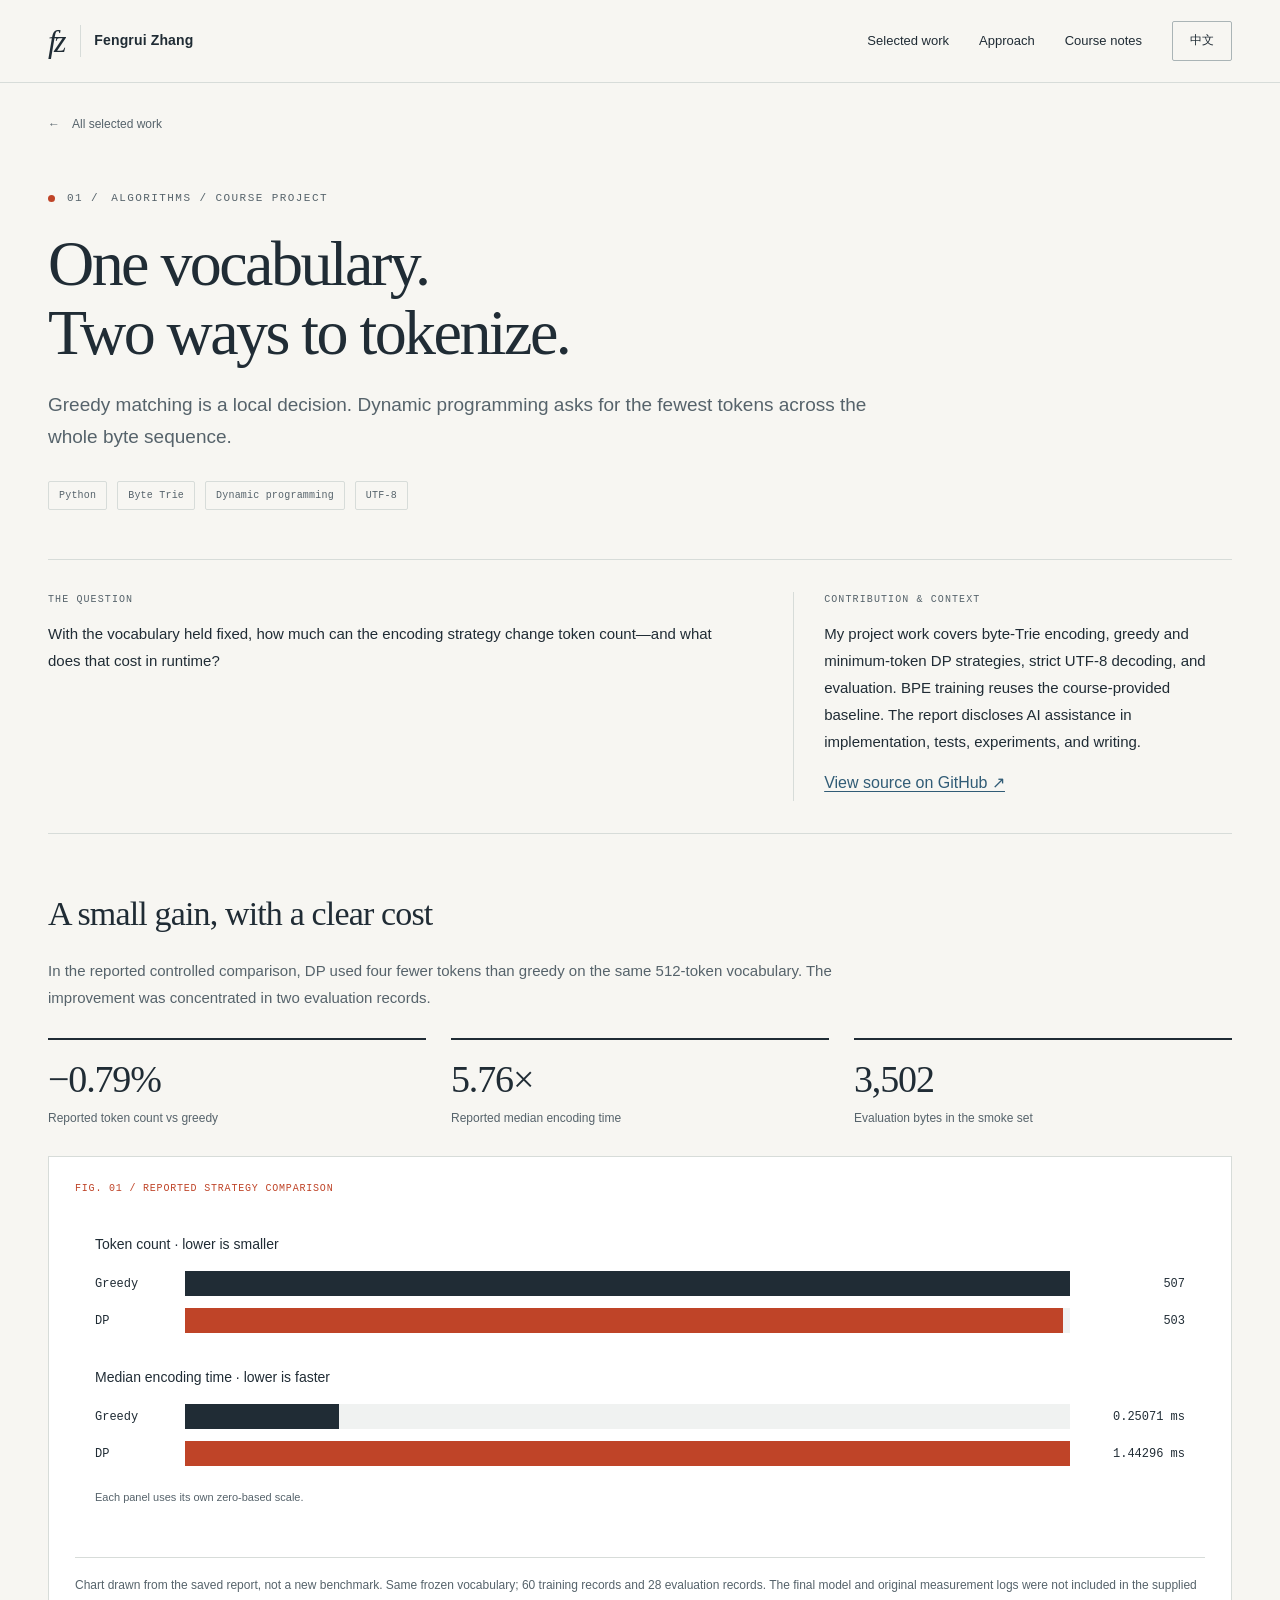
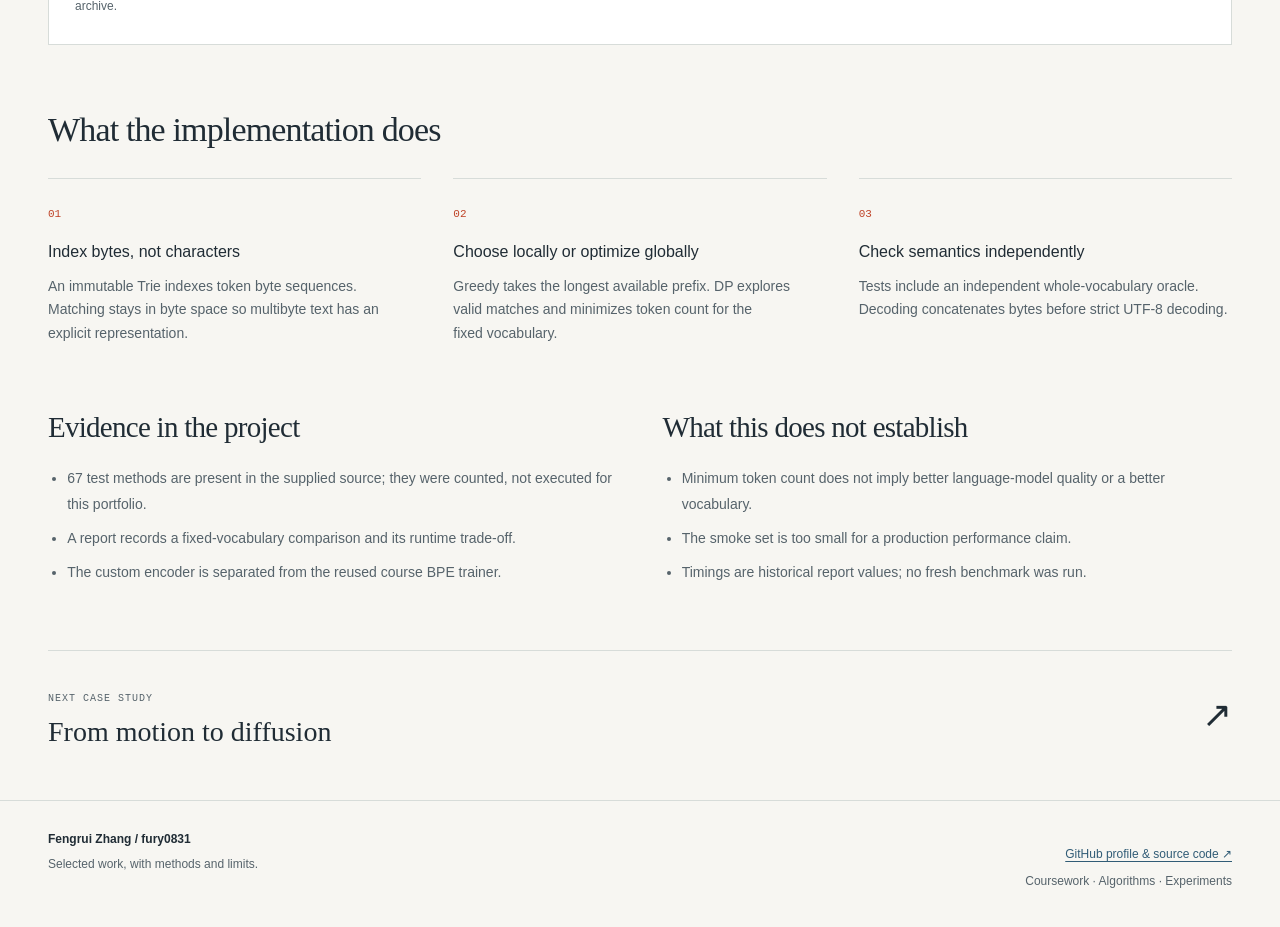
<file: projects/tokenizer.html>
<!doctype html>
<html lang="en"><head>
<meta charset="utf-8"><meta name="viewport" content="width=device-width, initial-scale=1">
<meta name="color-scheme" content="light">
<meta name="description" content="Greedy versus minimum-token dynamic programming under one fixed byte-level vocabulary, with reported small-smoke results and explicit limitations." data-en="Greedy versus minimum-token dynamic programming under one fixed byte-level vocabulary, with reported small-smoke results and explicit limitations." data-zh="在固定字节级词表下比较贪心与最少 token 动态规划，呈现小规模实验记录及其局限。">
<title>Byte-level tokenization — Fengrui Zhang</title>
<link rel="icon" type="image/svg+xml" href="../assets/favicon.svg">
<link rel="stylesheet" href="../styles.css"><script src="../app.js" defer></script>
</head><body data-title-en="Byte-level tokenization — Fengrui Zhang" data-title-zh="字节级分词 — Fengrui Zhang">
<a class="skip" href="#main"><span data-lang="en" lang="en">Skip to content</span><span data-lang="zh" lang="zh-CN">跳至正文</span></a>
<header class="site-header"><div class="wrap header-inner">
<a class="brand" href="../index.html" aria-label="Fengrui Zhang — home" data-label-en="Fengrui Zhang — home" data-label-zh="Fengrui Zhang — 首页"><span class="brand-mark" aria-hidden="true">fz</span><span class="brand-name">Fengrui Zhang</span></a>
<nav class="main-nav" id="main-nav" aria-label="Main navigation" data-label-en="Main navigation" data-label-zh="主导航">
<a href="../index.html#work"><span data-lang="en" lang="en">Selected work</span><span data-lang="zh" lang="zh-CN">精选项目</span></a><a href="../index.html#approach"><span data-lang="en" lang="en">Approach</span><span data-lang="zh" lang="zh-CN">研究方法</span></a><a href="../index.html#coursework"><span data-lang="en" lang="en">Course notes</span><span data-lang="zh" lang="zh-CN">课程专题</span></a>
</nav>
<button class="lang-toggle" type="button" data-language-toggle aria-label="切换为中文" lang="zh-CN">中文</button>
<button class="menu-toggle" type="button" data-menu-toggle aria-controls="main-nav" aria-expanded="false" aria-label="Open or close navigation"><svg width="20" height="20" viewBox="0 0 20 20" aria-hidden="true"><path d="M2 5h16M2 10h16M2 15h16" stroke="currentColor" stroke-width="1.5"/></svg></button>
</div></header>
<noscript><p class="no-js-message">This page is available in English without JavaScript. Enable JavaScript for the Chinese translation and mobile menu. / 开启 JavaScript 可使用中文切换与手机导航。</p></noscript>
<main id="main" class="wrap" tabindex="-1"><a class="back-link" href="../index.html#work"><span aria-hidden="true">←</span><span data-lang="en" lang="en">All selected work</span><span data-lang="zh" lang="zh-CN">返回精选项目</span></a><div class="case-hero"><div class="eyebrow">01 / <span data-lang="en" lang="en">Algorithms / course project</span><span data-lang="zh" lang="zh-CN">算法 / 课程项目</span></div><h1><span data-lang="en" lang="en">One vocabulary.<br>Two ways to tokenize.</span><span data-lang="zh" lang="zh-CN">一个词表，<br>两种分词策略。</span></h1><p class="case-lead"><span data-lang="en" lang="en">Greedy matching is a local decision. Dynamic programming asks for the fewest tokens across the whole byte sequence.</span><span data-lang="zh" lang="zh-CN">贪心匹配关注局部最长匹配，动态规划则寻找整个字节序列的最少 token 切分。</span></p><div class="case-tags"><span class="tag">Python</span><span class="tag">Byte Trie</span><span class="tag">Dynamic programming</span><span class="tag">UTF-8</span></div></div><div class="case-overview"><div><div class="label"><span data-lang="en" lang="en">The question</span><span data-lang="zh" lang="zh-CN">研究问题</span></div><p><span data-lang="en" lang="en">With the vocabulary held fixed, how much can the encoding strategy change token count—and what does that cost in runtime?</span><span data-lang="zh" lang="zh-CN">在词表固定时，编码策略能改变多少 token 数量？又要付出多少时间成本？</span></p></div><div class="case-role"><div class="label"><span data-lang="en" lang="en">Contribution & context</span><span data-lang="zh" lang="zh-CN">贡献与背景</span></div><p><span data-lang="en" lang="en">My project work covers byte-Trie encoding, greedy and minimum-token DP strategies, strict UTF-8 decoding, and evaluation. BPE training reuses the course-provided baseline. The report discloses AI assistance in implementation, tests, experiments, and writing.</span><span data-lang="zh" lang="zh-CN">我的项目工作包括 byte Trie 编码、贪心与最少 token DP、严格 UTF-8 解码及评估。BPE 训练复用课程 baseline；报告披露了实现、测试、实验与写作中的 AI 辅助。</span></p><a class="figure-link" href="https://github.com/fury0831/byte-level-tokenizer"><span data-lang="en" lang="en">View source on GitHub ↗</span><span data-lang="zh" lang="zh-CN">查看 GitHub 源码 ↗</span></a></div></div><section class="case-section" aria-labelledby="token-result"><h2 id="token-result"><span data-lang="en" lang="en">A small gain, with a clear cost</span><span data-lang="zh" lang="zh-CN">少量 token 改善，明确的时间代价</span></h2><p><span data-lang="en" lang="en">In the reported controlled comparison, DP used four fewer tokens than greedy on the same 512-token vocabulary. The improvement was concentrated in two evaluation records.</span><span data-lang="zh" lang="zh-CN">在报告中的受控对照里，两种策略使用相同的 512 词表，DP 比贪心少用了 4 个 token；改善集中在两条评估记录中。</span></p><div class="metrics"><div class="metric"><strong>−0.79%</strong><p><span data-lang="en" lang="en">Reported token count vs greedy</span><span data-lang="zh" lang="zh-CN">报告中相对贪心的 token 数变化</span></p></div><div class="metric"><strong>5.76×</strong><p><span data-lang="en" lang="en">Reported median encoding time</span><span data-lang="zh" lang="zh-CN">报告中的中位编码耗时倍数</span></p></div><div class="metric"><strong>3,502</strong><p><span data-lang="en" lang="en">Evaluation bytes in the smoke set</span><span data-lang="zh" lang="zh-CN">smoke 评估集字节数</span></p></div></div>
<figure class="evidence"><div class="figure-label"><span data-lang="en" lang="en">FIG. 01 / REPORTED STRATEGY COMPARISON</span><span data-lang="zh" lang="zh-CN">图 01 / 报告中的策略对照</span></div><div class="comparison-plot" role="img" aria-label="Reported comparison: greedy 507 tokens and 0.25071 milliseconds; DP 503 tokens and 1.44296 milliseconds. Small smoke dataset, not rerun." data-label-en="Reported comparison: greedy 507 tokens and 0.25071 milliseconds; DP 503 tokens and 1.44296 milliseconds. Small smoke dataset, not rerun." data-label-zh="报告对照：贪心 507 token、0.25071 毫秒；DP 503 token、1.44296 毫秒。小规模 smoke 数据，本次未重跑。"><div class="plot-block"><div class="plot-title"><span data-lang="en" lang="en">Token count · lower is smaller</span><span data-lang="zh" lang="zh-CN">token 数 · 越少表示切分越紧凑</span></div><div class="plot-row"><span>Greedy</span><div class="plot-bar-wrap"><div class="plot-bar" style="width:100%"></div></div><span>507</span></div><div class="plot-row"><span>DP</span><div class="plot-bar-wrap"><div class="plot-bar dp" style="width:99.211%"></div></div><span>503</span></div></div><div class="plot-block"><div class="plot-title"><span data-lang="en" lang="en">Median encoding time · lower is faster</span><span data-lang="zh" lang="zh-CN">中位编码耗时 · 越低越快</span></div><div class="plot-row"><span>Greedy</span><div class="plot-bar-wrap"><div class="plot-bar" style="width:17.375%"></div></div><span>0.25071 ms</span></div><div class="plot-row"><span>DP</span><div class="plot-bar-wrap"><div class="plot-bar dp" style="width:100%"></div></div><span>1.44296 ms</span></div></div><div class="plot-key"><span data-lang="en" lang="en">Each panel uses its own zero-based scale.</span><span data-lang="zh" lang="zh-CN">两个面板分别采用从零开始的尺度。</span></div></div><figcaption><span data-lang="en" lang="en">Chart drawn from the saved report, not a new benchmark. Same frozen vocabulary; 60 training records and 28 evaluation records. The final model and original measurement logs were not included in the supplied archive.</span><span data-lang="zh" lang="zh-CN">图表根据已有报告绘制，并非新基准测试。使用同一冻结词表，训练记录 60 条、评估记录 28 条。提供的附件未包含最终模型或原始测量日志。</span></figcaption></figure></section>
<section class="case-section" aria-labelledby="token-method"><h2 id="token-method"><span data-lang="en" lang="en">What the implementation does</span><span data-lang="zh" lang="zh-CN">实现如何工作</span></h2><div class="method-grid"><div class="method-item"><b>01</b><h3><span data-lang="en" lang="en">Index bytes, not characters</span><span data-lang="zh" lang="zh-CN">索引字节，而非字符</span></h3><p><span data-lang="en" lang="en">An immutable Trie indexes token byte sequences. Matching stays in byte space so multibyte text has an explicit representation.</span><span data-lang="zh" lang="zh-CN">不可变 Trie 索引 token 的字节序列；匹配在字节空间中进行，明确处理多字节文本。</span></p></div><div class="method-item"><b>02</b><h3><span data-lang="en" lang="en">Choose locally or optimize globally</span><span data-lang="zh" lang="zh-CN">局部选择，或全局优化</span></h3><p><span data-lang="en" lang="en">Greedy takes the longest available prefix. DP explores valid matches and minimizes token count for the fixed vocabulary.</span><span data-lang="zh" lang="zh-CN">贪心选择最长可用前缀；DP 遍历有效匹配，在固定词表下最小化总 token 数。</span></p></div><div class="method-item"><b>03</b><h3><span data-lang="en" lang="en">Check semantics independently</span><span data-lang="zh" lang="zh-CN">独立检查切分语义</span></h3><p><span data-lang="en" lang="en">Tests include an independent whole-vocabulary oracle. Decoding concatenates bytes before strict UTF-8 decoding.</span><span data-lang="zh" lang="zh-CN">测试包含独立的全词表枚举 oracle；解码先拼接字节，再进行严格 UTF-8 解码。</span></p></div></div></section>
<section class="case-section case-two-col"><div><h2><span data-lang="en" lang="en">Evidence in the project</span><span data-lang="zh" lang="zh-CN">项目中的证据</span></h2><ul><li><span data-lang="en" lang="en">67 test methods are present in the supplied source; they were counted, not executed for this portfolio.</span><span data-lang="zh" lang="zh-CN">提供的源码中有 67 个测试方法；本次仅统计数量，未执行测试。</span></li><li><span data-lang="en" lang="en">A report records a fixed-vocabulary comparison and its runtime trade-off.</span><span data-lang="zh" lang="zh-CN">报告记录了固定词表对照及其时间成本。</span></li><li><span data-lang="en" lang="en">The custom encoder is separated from the reused course BPE trainer.</span><span data-lang="zh" lang="zh-CN">自定义编码器与复用的课程 BPE 训练器分开组织。</span></li></ul></div><div><h2><span data-lang="en" lang="en">What this does not establish</span><span data-lang="zh" lang="zh-CN">这些证据还不能说明什么</span></h2><ul><li><span data-lang="en" lang="en">Minimum token count does not imply better language-model quality or a better vocabulary.</span><span data-lang="zh" lang="zh-CN">最少 token 数不代表更好的语言模型质量，也不代表更好的词表。</span></li><li><span data-lang="en" lang="en">The smoke set is too small for a production performance claim.</span><span data-lang="zh" lang="zh-CN">smoke 数据规模不足以支持生产性能结论。</span></li><li><span data-lang="en" lang="en">Timings are historical report values; no fresh benchmark was run.</span><span data-lang="zh" lang="zh-CN">耗时是报告中的历史数值，本次未重新测量。</span></li></ul></div></section><a class="next-project" href="active-brownian.html"><div><small><span data-lang="en" lang="en">Next case study</span><span data-lang="zh" lang="zh-CN">下一个案例</span></small><h2><span data-lang="en" lang="en">From motion to diffusion</span><span data-lang="zh" lang="zh-CN">从运动到扩散</span></h2></div><span class="next-arrow" aria-hidden="true">↗</span></a></main>
<footer class="site-footer"><div class="wrap footer-inner"><div><div class="footer-name">Fengrui Zhang <span aria-hidden="true">/</span> fury0831</div><div class="footer-note"><span data-lang="en" lang="en">Selected work, with methods and limits.</span><span data-lang="zh" lang="zh-CN">呈现作品，也说明方法与边界。</span></div></div><div class="footer-end"><a class="figure-link" href="https://github.com/fury0831"><span data-lang="en" lang="en">GitHub profile & source code ↗</span><span data-lang="zh" lang="zh-CN">GitHub 主页与源码 ↗</span></a><br><span data-lang="en" lang="en">Coursework · Algorithms · Experiments</span><span data-lang="zh" lang="zh-CN">课程研究 · 算法 · 实验</span></div></div></footer>
</body></html>
</file>
<file: styles.css>
@font-face{font-family:LocalSerif;src:local('Iowan Old Style'),local('Palatino Linotype'),local('Georgia');font-display:swap}
:root{--paper:#f7f6f2;--white:#fff;--ink:#202c35;--muted:#56636b;--line:#d7dcd9;--accent:#bf4428;--blue:#315c76;--soft:#e8eeed;--serif:LocalSerif,Georgia,'Songti SC',serif;--sans:-apple-system,BlinkMacSystemFont,'Segoe UI','PingFang SC','Microsoft YaHei',sans-serif;--mono:'SFMono-Regular',Consolas,monospace;scroll-behavior:smooth;scroll-padding-top:100px}
*{box-sizing:border-box}body{margin:0;background:var(--paper);color:var(--ink);font:16px/1.65 var(--sans);-webkit-font-smoothing:antialiased}html[lang=en] [data-lang=zh],html[lang=zh-CN] [data-lang=en]{display:none!important}a{color:inherit;text-decoration:none}button{font:inherit;color:inherit}button,a{-webkit-tap-highlight-color:transparent}button{cursor:pointer}a:focus-visible,button:focus-visible,summary:focus-visible{outline:3px solid var(--accent);outline-offset:5px}img,svg{max-width:100%;height:auto}img{display:block}p,h1,h2,h3,h4,figure{margin:0}p+p{margin-top:1rem}ul{padding-left:1.2rem;margin:0}li+li{margin-top:.55rem}h1,h2,h3,h4{font-weight:500}p{text-wrap:pretty}::selection{background:#f1c4b2}.wrap{width:min(1240px,calc(100% - 96px));margin:auto}.skip{position:fixed;left:20px;top:-100px;background:var(--ink);color:white;padding:12px 20px;z-index:100}.skip:focus{top:16px}.site-header{position:sticky;top:0;z-index:20;background:rgba(247,246,242,.96);backdrop-filter:blur(12px);border-bottom:1px solid var(--line)}.header-inner{height:82px;display:flex;align-items:center;gap:30px}.brand{display:flex;align-items:center;gap:13px;margin-right:auto}.brand-mark{font:italic 32px/1 var(--serif);letter-spacing:-3px;border-right:1px solid var(--line);padding-right:17px}.brand-name{font-size:14px;font-weight:600;letter-spacing:.01em}.main-nav{display:flex;gap:30px;font-size:13px}.main-nav a{padding:8px 0;border-bottom:1px solid transparent}.main-nav a:hover{border-color:var(--accent)}.lang-toggle{border:1px solid #aab4b6;background:transparent;border-radius:2px;min-width:60px;padding:8px 13px;font-size:12px;min-height:40px}.lang-toggle:hover{background:var(--soft)}.menu-toggle{display:none;background:none;border:0;padding:10px;min-height:44px}.eyebrow{font:11px/1.5 var(--mono);text-transform:uppercase;letter-spacing:.13em;color:var(--muted);display:flex;align-items:center;gap:12px}.eyebrow:before{content:'';width:7px;height:7px;display:inline-block;background:var(--accent);border-radius:50%}.hero{display:grid;grid-template-columns:1.5fr 1fr;gap:70px;padding:88px 0 80px;align-items:center}.hero h1{font:clamp(48px,5.6vw,78px)/1.06 var(--serif);letter-spacing:-.045em;margin:26px 0}.hero h1 em{font-weight:400;color:var(--accent)}.hero-intro{max-width:540px;font-size:17px;line-height:1.8;color:var(--muted)}.hero-actions{display:flex;align-items:center;gap:26px;margin-top:34px}.button{display:inline-flex;align-items:center;justify-content:center;gap:24px;padding:13px 20px;background:var(--ink);color:white;font-size:13px;min-height:48px;border:1px solid var(--ink)}.button:hover{background:var(--blue);border-color:var(--blue)}.text-link{font-size:13px;border-bottom:1px solid currentColor;padding:5px 0}.arrow{font-size:20px;line-height:1}.index-board{border-top:1px solid var(--ink);border-bottom:1px solid var(--ink);padding:23px 0 0;position:relative}.board-label{font:10px var(--mono);text-transform:uppercase;letter-spacing:.13em;color:var(--muted)}.board-equation{font:italic 46px/1.3 var(--serif);letter-spacing:-.02em;text-align:center;padding:38px 8px 12px}.board-equation sub{font-size:45%}.board-note{text-align:center;font:11px/1.5 var(--mono);color:var(--muted);padding-bottom:34px}.board-row{display:flex;align-items:baseline;gap:20px;padding:15px 0;border-top:1px solid var(--line)}.board-row b{font:10px var(--mono);color:var(--accent)}.board-row span{font-size:13px}.board-row small{margin-left:auto;color:var(--muted);font:10px var(--mono)}.section-head{border-top:1px solid var(--line);padding-top:26px;margin-bottom:34px;display:flex;align-items:baseline;justify-content:space-between;gap:25px}.section-head h2{font:36px/1.2 var(--serif);letter-spacing:-.025em}.section-head p{font-size:12px;color:var(--muted)}.work{padding-bottom:86px}.project-grid{display:grid;grid-template-columns:repeat(3,minmax(0,1fr));gap:26px}.project-card{display:flex;flex-direction:column;border-bottom:1px solid var(--line);padding-bottom:23px}.card-visual{height:235px;background:white;display:flex;align-items:center;justify-content:center;border:1px solid var(--line);overflow:hidden;transition:border-color .2s}.card-visual img{width:100%;padding:15px}.project-card:hover .card-visual{border-color:var(--accent)}.token-visual{background:var(--ink);color:#f6f5ef;padding:26px;position:relative;align-items:flex-start;justify-content:center;flex-direction:column}.token-word{font:34px/1.2 var(--serif);letter-spacing:-.04em}.token-word span{border-bottom:2px solid #e58a6d;margin-right:5px}.token-caption{font:10px var(--mono);color:#b8c8d1;margin-top:24px;letter-spacing:.08em}.token-route{display:flex;gap:7px;margin-top:18px}.token-route i{display:block;width:31px;height:8px;border:1px solid #9eb1bc}.token-route i:nth-child(2){background:#e58a6d;border-color:#e58a6d;width:72px}.token-route i:nth-child(4){width:54px}.card-meta{display:flex;justify-content:space-between;gap:12px;margin:23px 0 11px;font:10px/1.5 var(--mono);text-transform:uppercase;letter-spacing:.08em;color:var(--muted)}.card-meta b{color:var(--accent);font-weight:400}.project-card h3{font:29px/1.15 var(--serif);letter-spacing:-.025em;margin-bottom:13px}.project-card p{font-size:14px;color:var(--muted);line-height:1.7;flex-grow:1}.card-footer{display:flex;justify-content:space-between;align-items:center;padding-top:23px;font-size:12px;font-weight:500}.work-note{margin-top:25px;max-width:850px;font-size:12px;line-height:1.7;color:var(--muted)}.practice{display:grid;grid-template-columns:.8fr 1.6fr;gap:85px;padding:56px 0 78px;border-top:1px solid var(--line)}.practice h2{font:43px/1.15 var(--serif);letter-spacing:-.03em}.practice-intro{font-size:14px;color:var(--muted);margin-top:20px;max-width:300px}.principle{display:grid;grid-template-columns:40px 1fr;gap:15px;border-bottom:1px solid var(--line);padding:0 0 24px;margin-bottom:24px}.principle:last-child{margin:0}.principle>span{font:11px var(--mono);color:var(--accent);padding-top:5px}.principle h3{font-size:17px;margin-bottom:8px}.principle p{font-size:14px;color:var(--muted);max-width:650px}.coursework{padding-bottom:80px}.course-grid{display:grid;grid-template-columns:1fr 1fr;gap:40px}.course-item{border-left:2px solid var(--line);padding-left:24px}.course-item h3{font:24px/1.2 var(--serif);margin:10px 0}.course-item p{color:var(--muted);font-size:14px;line-height:1.75}.course-label{font:10px var(--mono);color:var(--muted);letter-spacing:.08em;text-transform:uppercase}.site-footer{border-top:1px solid var(--line);padding:29px 0 35px}.footer-inner{display:flex;justify-content:space-between;gap:25px;align-items:flex-start;font-size:12px}.footer-name{font-weight:600}.footer-note{color:var(--muted);margin-top:5px}.footer-end{color:var(--muted);text-align:right}.back-link{display:inline-flex;gap:12px;align-items:center;font-size:12px;color:var(--muted);margin-top:32px}.back-link:hover{color:var(--accent)}.case-hero{padding:54px 0 49px;max-width:1000px}.case-hero h1{font:clamp(42px,5vw,68px)/1.08 var(--serif);letter-spacing:-.04em;margin:22px 0}.case-lead{font-size:19px;line-height:1.7;color:var(--muted);max-width:850px}.case-tags{display:flex;gap:10px;flex-wrap:wrap;margin-top:27px}.tag{font:10px/1.5 var(--mono);letter-spacing:.02em;padding:6px 10px;border:1px solid var(--line);border-radius:2px;color:var(--muted)}.case-overview{display:grid;grid-template-columns:1.55fr 1fr;gap:65px;border-top:1px solid var(--line);border-bottom:1px solid var(--line);padding:32px 0;margin-bottom:60px}.label{font:10px/1.6 var(--mono);text-transform:uppercase;letter-spacing:.11em;color:var(--muted);margin-bottom:12px}.case-overview p{font-size:15px;line-height:1.8}.case-role{padding-left:30px;border-left:1px solid var(--line)}.status{display:inline-flex;align-items:center;gap:8px;font:11px var(--mono);color:var(--muted);margin-top:15px}.status:before{content:'';width:6px;height:6px;background:#9a713e;border-radius:50%}.case-section{margin-bottom:65px}.case-section h2{font:34px/1.2 var(--serif);letter-spacing:-.025em;margin-bottom:22px}.case-section>p{max-width:850px;color:var(--muted);font-size:15px;line-height:1.8}.case-section .section-title-row{display:flex;justify-content:space-between;align-items:baseline;gap:20px}.evidence{background:white;border:1px solid var(--line);padding:26px;margin:25px 0 0}.evidence img{width:100%;max-height:580px;object-fit:contain}.evidence figcaption{border-top:1px solid var(--line);padding-top:17px;margin-top:20px;font-size:12px;line-height:1.8;color:var(--muted)}.figure-label{font:10px var(--mono);color:var(--accent);letter-spacing:.08em;margin-bottom:9px}.metrics{display:grid;grid-template-columns:repeat(3,minmax(0,1fr));gap:25px;margin:27px 0}.metric{border-top:2px solid var(--ink);padding-top:17px}.metric strong{display:block;font:38px/1.2 var(--serif);letter-spacing:-.03em}.metric p{font-size:12px;color:var(--muted);margin-top:7px}.method-grid{display:grid;grid-template-columns:repeat(3,minmax(0,1fr));gap:32px;margin-top:27px}.method-item{border-top:1px solid var(--line);padding-top:20px}.method-item b{font:11px var(--mono);color:var(--accent)}.method-item h3{font-size:16px;margin:14px 0 10px}.method-item p{font-size:14px;color:var(--muted)}.case-two-col{display:grid;grid-template-columns:1fr 1fr;gap:45px}.case-two-col h2{font-size:29px}.case-two-col li{font-size:14px;color:var(--muted);line-height:1.8}.evidence-note{font-size:12px!important;line-height:1.8!important;color:var(--muted);padding-top:18px}.result-table{border-collapse:collapse;width:100%;font-size:14px;margin:25px 0}.result-table th{text-align:left;font-size:11px;color:var(--muted);font-weight:500;letter-spacing:.03em}.result-table th,.result-table td{padding:14px 12px;border-bottom:1px solid var(--line)}.result-table th:first-child,.result-table td:first-child{padding-left:0}.result-table td:last-child,.result-table th:last-child{text-align:right}.result-table tr:last-child td{border-bottom:1px solid var(--ink)}.table-wrap{overflow-x:auto}.comparison-plot{padding:30px 20px}.plot-block+.plot-block{margin-top:33px}.plot-title{font-size:14px;margin-bottom:15px}.plot-row{display:grid;grid-template-columns:75px 1fr 100px;gap:15px;align-items:center;margin:12px 0;font:12px var(--mono)}.plot-bar-wrap{height:25px;background:#f0f2f1}.plot-bar{height:25px;background:var(--ink)}.plot-bar.dp{background:var(--accent)}.plot-row>span:last-child{text-align:right}.plot-key{font-size:11px;color:var(--muted);padding-top:10px}.next-project{border-top:1px solid var(--line);padding:32px 0 52px;display:flex;align-items:center;justify-content:space-between;gap:30px}.next-project small{font:10px var(--mono);text-transform:uppercase;letter-spacing:.1em;color:var(--muted)}.next-project h2{font:28px var(--serif);margin-top:7px}.next-project:hover h2{color:var(--accent)}.next-arrow{font:36px var(--serif)}.no-js-message{font-size:12px;padding:10px;text-align:center;background:var(--soft)}
.figure-link{display:inline-block;margin-top:10px;color:var(--blue);text-decoration:underline;text-underline-offset:3px;padding:5px 0;min-height:32px}
.course-link{display:inline-flex;align-items:center;gap:20px;margin-top:18px;padding:8px 0;font-size:12px;border-bottom:1px solid var(--ink);min-height:40px}.course-link:hover{color:var(--accent);border-color:var(--accent)}.crypto-methods{grid-template-columns:repeat(2,minmax(0,1fr))}
.algorithm-flow{display:grid;grid-template-columns:repeat(4,minmax(0,1fr));gap:30px;list-style:none;padding:0;margin:30px 0}.algorithm-flow li{margin:0;padding:20px 0 0;border-top:2px solid var(--ink);position:relative}.algorithm-flow li:not(:last-child):after{content:'→';position:absolute;right:-24px;top:11px;font-size:21px;color:var(--accent)}.algorithm-flow .flow-number{font:11px var(--mono);color:var(--accent)}.algorithm-flow h3{font-size:16px;margin:12px 0 8px}.algorithm-flow p{font-size:13px;color:var(--muted);line-height:1.8}.algorithm-flow code{font-size:12px;overflow-wrap:anywhere}
.crypto-example{display:grid;grid-template-columns:1.1fr 1fr;gap:36px;padding:28px;background:white;border:1px solid var(--line);margin-top:26px}.crypto-example h3{font:25px/1.25 var(--serif);margin:10px 0 16px}.crypto-example p{font-size:14px;color:var(--muted);line-height:1.8}.formula-panel{background:var(--ink);color:var(--paper);padding:25px;display:flex;flex-direction:column;justify-content:center;gap:18px}.formula-panel code{display:block;font:15px/1.8 var(--mono);overflow-wrap:anywhere}.formula-panel .formula-small{font-size:11px;color:#c6d1d6}.math-rule{font:clamp(18px,2.4vw,30px)/1.6 var(--serif);padding:24px 0;border-top:1px solid var(--line);border-bottom:1px solid var(--line);margin:25px 0;text-align:center;overflow-wrap:anywhere}.learning-note{border-left:3px solid var(--accent);padding:6px 0 6px 25px;margin:26px 0}.learning-note h3{font:26px/1.3 var(--serif);margin-bottom:12px}.learning-note p{font-size:15px;color:var(--muted);max-width:900px}.example-source{font-size:11px!important;line-height:1.8!important;margin-top:17px!important;color:var(--muted)}.security-equation{font:clamp(20px,3vw,36px)/1.5 var(--serif);margin-top:23px;overflow-wrap:anywhere}.crypto-example .result-table{margin-top:12px}.crypto-example .result-table td{font-size:13px}
@media(max-width:760px){.algorithm-flow{grid-template-columns:1fr;gap:30px}.algorithm-flow li{padding-top:16px}.algorithm-flow li:not(:last-child):after{content:'↓';top:auto;right:0;bottom:-28px}.crypto-example{grid-template-columns:1fr;gap:20px;padding:20px}.formula-panel{padding:21px}.formula-panel code{font-size:13px}.learning-note{padding-left:18px}.learning-note h3{font-size:24px}.math-rule{font-size:22px;text-align:left}.course-link{min-height:44px}}
@media(min-width:1600px){.hero{padding-top:110px;padding-bottom:100px}.card-visual{height:250px}}
@media(max-width:1050px){.wrap{width:calc(100% - 64px)}.hero{gap:38px;padding:65px 0}.hero h1{font-size:58px}.hero-intro{font-size:16px}.project-grid{gap:20px}.card-visual{height:195px}.project-card h3{font-size:25px}.card-meta{font-size:9px}.practice{gap:45px}.case-overview{gap:35px}.main-nav{gap:22px}}
@media(max-width:760px){:root{scroll-padding-top:85px}.wrap{width:calc(100% - 40px)}.header-inner{height:70px;gap:12px}.brand-name{font-size:12px}.brand-mark{font-size:28px;padding-right:14px}.lang-toggle{padding:7px 10px;min-width:53px}.menu-toggle{display:block}.main-nav{display:none;position:absolute;top:70px;left:0;right:0;padding:16px 20px 24px;background:var(--paper);border-bottom:1px solid var(--line);flex-direction:column;gap:8px}.main-nav.is-open{display:flex}.main-nav a{padding:12px 0}.hero{display:block;padding:48px 0}.hero h1{font-size:55px;margin:23px 0}.hero-intro{font-size:16px}.hero-actions{gap:20px;margin-top:26px}.index-board{margin-top:45px;padding-top:18px}.board-equation{font-size:39px;padding-top:22px}.board-note{padding-bottom:23px}.board-row{padding:12px 0}.section-head{align-items:flex-start;flex-direction:column;gap:10px;margin-bottom:26px}.section-head h2{font-size:32px}.project-grid{grid-template-columns:1fr;gap:35px}.card-visual{height:250px}.card-visual img{max-height:250px;object-fit:contain;padding:18px}.project-card h3{font-size:31px}.card-meta{font-size:10px;margin-top:19px}.card-footer{padding-top:17px}.token-visual{padding:35px}.token-word{font-size:42px}.work{padding-bottom:58px}.practice{display:block;padding:40px 0 55px}.practice h2{font-size:36px}.practice-intro{max-width:none;margin-bottom:35px}.principle{grid-template-columns:25px 1fr;gap:12px}.course-grid{grid-template-columns:1fr;gap:30px}.coursework{padding-bottom:55px}.footer-inner{flex-direction:column;gap:18px}.footer-end{text-align:left}.case-hero{padding:37px 0 32px}.case-hero h1{font-size:46px;margin:18px 0}.case-lead{font-size:17px}.case-overview{grid-template-columns:1fr;gap:25px;padding:25px 0;margin-bottom:40px}.case-role{padding-left:0;padding-top:23px;border-left:0;border-top:1px solid var(--line)}.case-section{margin-bottom:45px}.case-section h2{font-size:30px}.case-section .section-title-row{display:block}.metrics{gap:15px}.metric strong{font-size:30px}.metric p{font-size:11px}.evidence{padding:16px;margin-top:22px}.evidence figcaption{font-size:11px;padding-top:14px;margin-top:14px}.method-grid{grid-template-columns:1fr;gap:22px}.method-item{display:grid;grid-template-columns:25px 1fr;gap:0 12px;padding-top:17px}.method-item b{grid-row:1/3;margin-top:4px}.method-item h3{margin:0 0 8px}.case-two-col{grid-template-columns:1fr;gap:30px}.comparison-plot{padding:9px 0}.plot-row{grid-template-columns:56px 1fr 76px;gap:8px;font-size:10px}.plot-title{font-size:13px}.plot-bar,.plot-bar-wrap{height:22px}.result-table{font-size:12px}.result-table th,.result-table td{padding:12px 7px}.result-table th{font-size:10px}.next-project h2{font-size:25px}.next-project{padding:27px 0 35px}}
@media(max-width:760px){html[lang=zh-CN] .hero h1{font-size:40px;line-height:1.28}}
@media(max-width:380px){.hero h1{font-size:47px}.hero-actions{gap:14px}.button{padding:12px 14px;gap:18px}.brand{gap:9px}.brand-name{font-size:11px}.header-inner{gap:7px}.wrap{width:calc(100% - 32px)}.case-hero h1{font-size:40px}.metrics{grid-template-columns:1fr}.metric strong{font-size:35px}html[lang=zh-CN] .hero h1{font-size:36px}}
@media(prefers-reduced-motion:reduce){:root{scroll-behavior:auto}*{transition:none!important}}
@media print{.site-header,.hero-actions,.next-project,.site-footer,.back-link{display:none}.wrap{width:100%}body{background:white;font-size:11pt}.case-hero{padding-top:0}figure,.metric{break-inside:avoid}.case-section{margin-bottom:25px}}

.award-feature{display:grid;grid-template-columns:1.2fr 1fr;gap:50px;padding:40px;margin-bottom:40px;border:1px solid var(--line);background:#eeeee8;align-items:center}.award-badge{font:11px/1.5 var(--mono);color:var(--accent);letter-spacing:.04em;margin-bottom:18px}.award-feature h3{font:46px/1.1 var(--serif);letter-spacing:-.03em;margin-bottom:18px}.award-feature p{color:var(--muted);font-size:15px;max-width:560px}.award-feature .card-footer{margin-top:22px}.dust-schematic{position:relative;min-height:280px;background:var(--ink);color:var(--paper);padding:24px 28px;overflow:hidden}.dust-altitude{font:12px var(--mono);border-bottom:1px solid #607079;padding-bottom:16px}.dust-track{position:absolute;left:23%;top:75px;display:flex;flex-direction:column;align-items:center;gap:9px}.dust-grain{width:24px;height:24px;border-radius:50%;background:#ecba84;box-shadow:0 0 0 7px #ecba8417}.dust-grain.small{width:12px;height:12px}.dust-arrow{font-size:43px;font-weight:200;line-height:1.6;color:#b7c7c9}.dust-law{position:absolute;right:12%;top:115px;font:26px/1.8 var(--serif)}.dust-law small{font:9px var(--mono);letter-spacing:.08em}.dust-ground{position:absolute;left:28px;right:28px;bottom:23px;border-top:1px solid #607079;padding-top:14px;font:9px var(--mono);letter-spacing:.06em}.case-actions{display:flex;align-items:center;gap:22px;margin:-8px 0 50px}.case-actions p{font-size:12px;color:var(--muted)}.model-equations{background:var(--ink);color:var(--paper);padding:30px;margin:26px 0;display:grid;gap:13px}.model-equations code{font:clamp(13px,1.8vw,20px)/1.6 var(--mono);overflow-wrap:anywhere}.model-equations small{font:13px/1.7 var(--serif);color:#c6d1d6}.dust-invariant{font-size:clamp(16px,2.1vw,27px)}
@media(max-width:760px){.award-feature{grid-template-columns:1fr;gap:25px;padding:24px;margin-bottom:32px}.award-feature h3{font-size:35px}.award-badge{font-size:10px}.dust-schematic{min-height:250px}.dust-track{top:65px}.dust-law{top:102px;font-size:23px}.case-actions{align-items:flex-start;flex-direction:column;gap:12px;margin-bottom:40px}.model-equations{padding:20px}.model-equations small{font-size:11px}}

.archive-links{list-style:none;padding:0;margin:24px 0}.archive-links li{padding:15px 0;border-bottom:1px solid var(--line)}

/* Homepage follows project numbers in DOM and visual reading order. */
.work-sequence{display:grid;gap:40px}.work-sequence>.award-feature{margin:0}.work-sequence>.project-grid-pair{grid-template-columns:repeat(2,minmax(0,1fr))}.work-sequence>.project-grid-pair .card-visual img{height:100%;object-fit:contain}
@media(max-width:760px){.work-sequence{gap:35px}.work-sequence>.project-grid-pair{grid-template-columns:1fr}}
</file>
